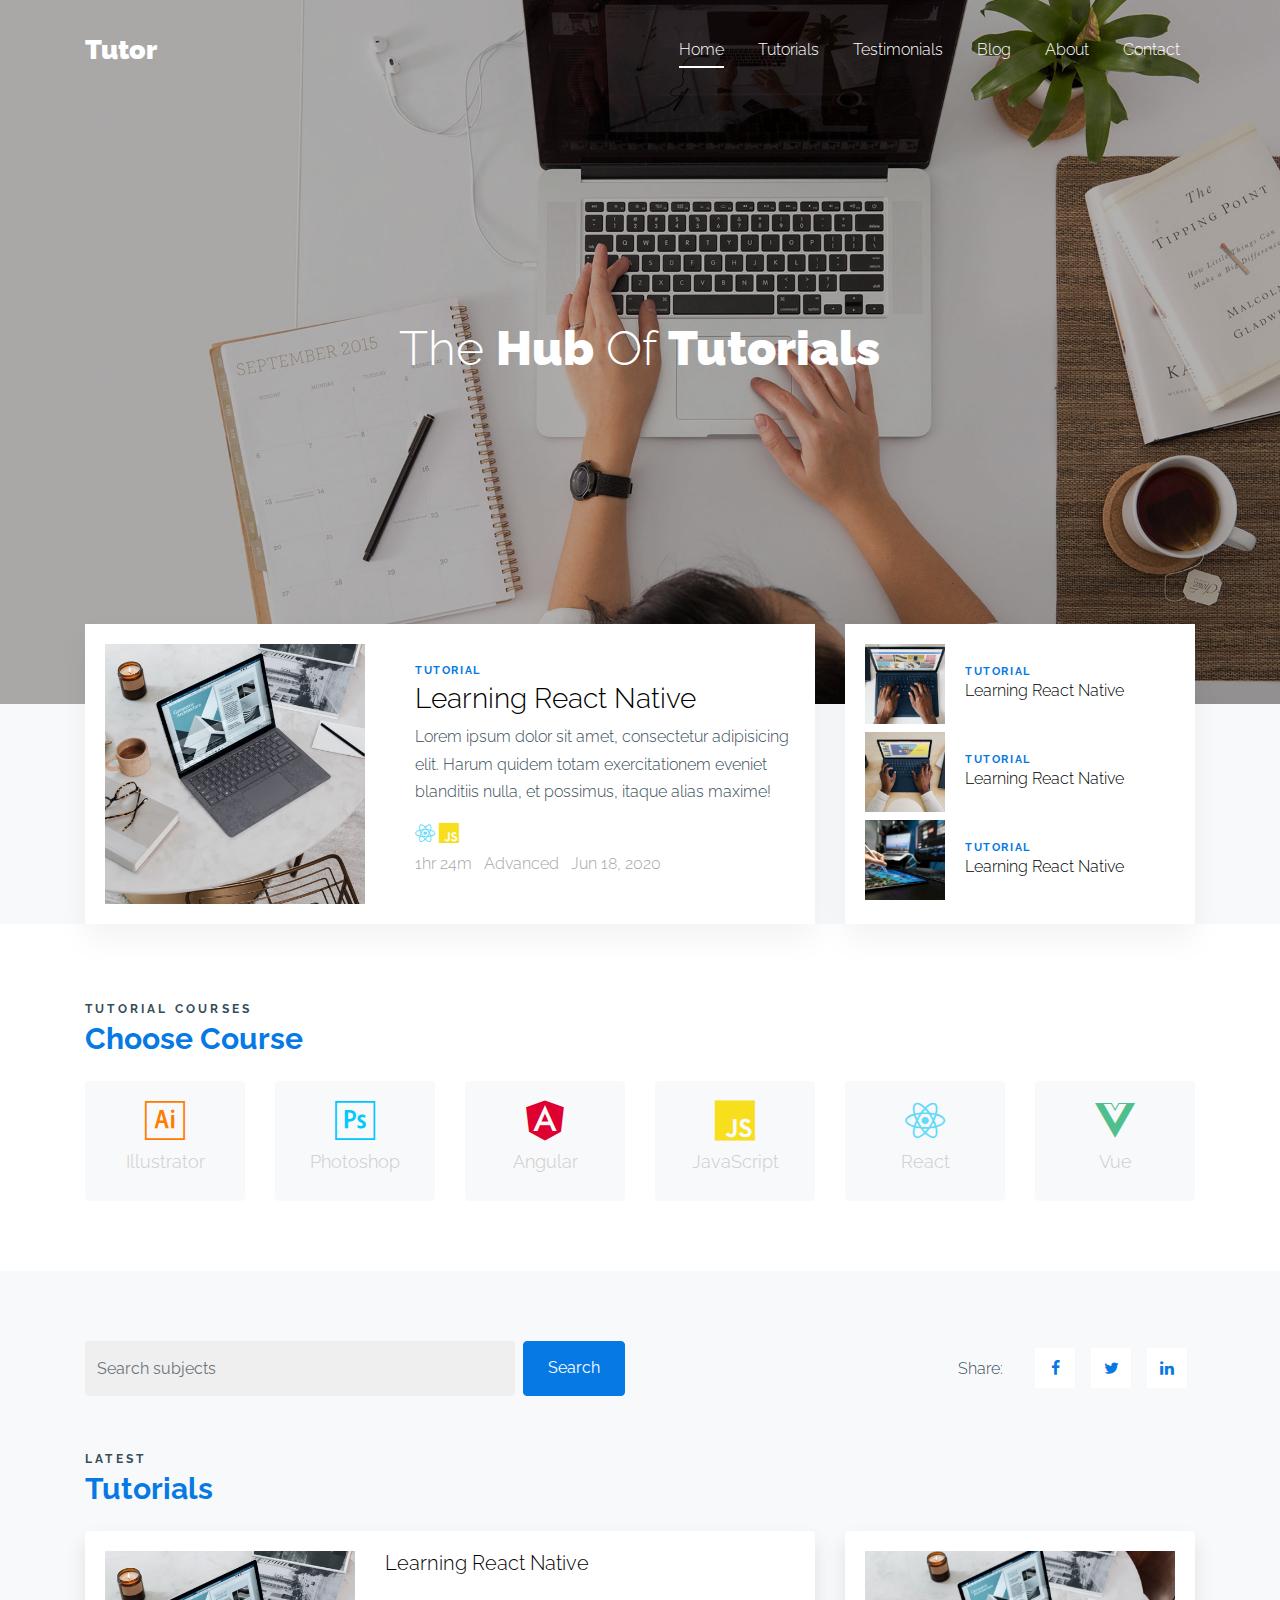
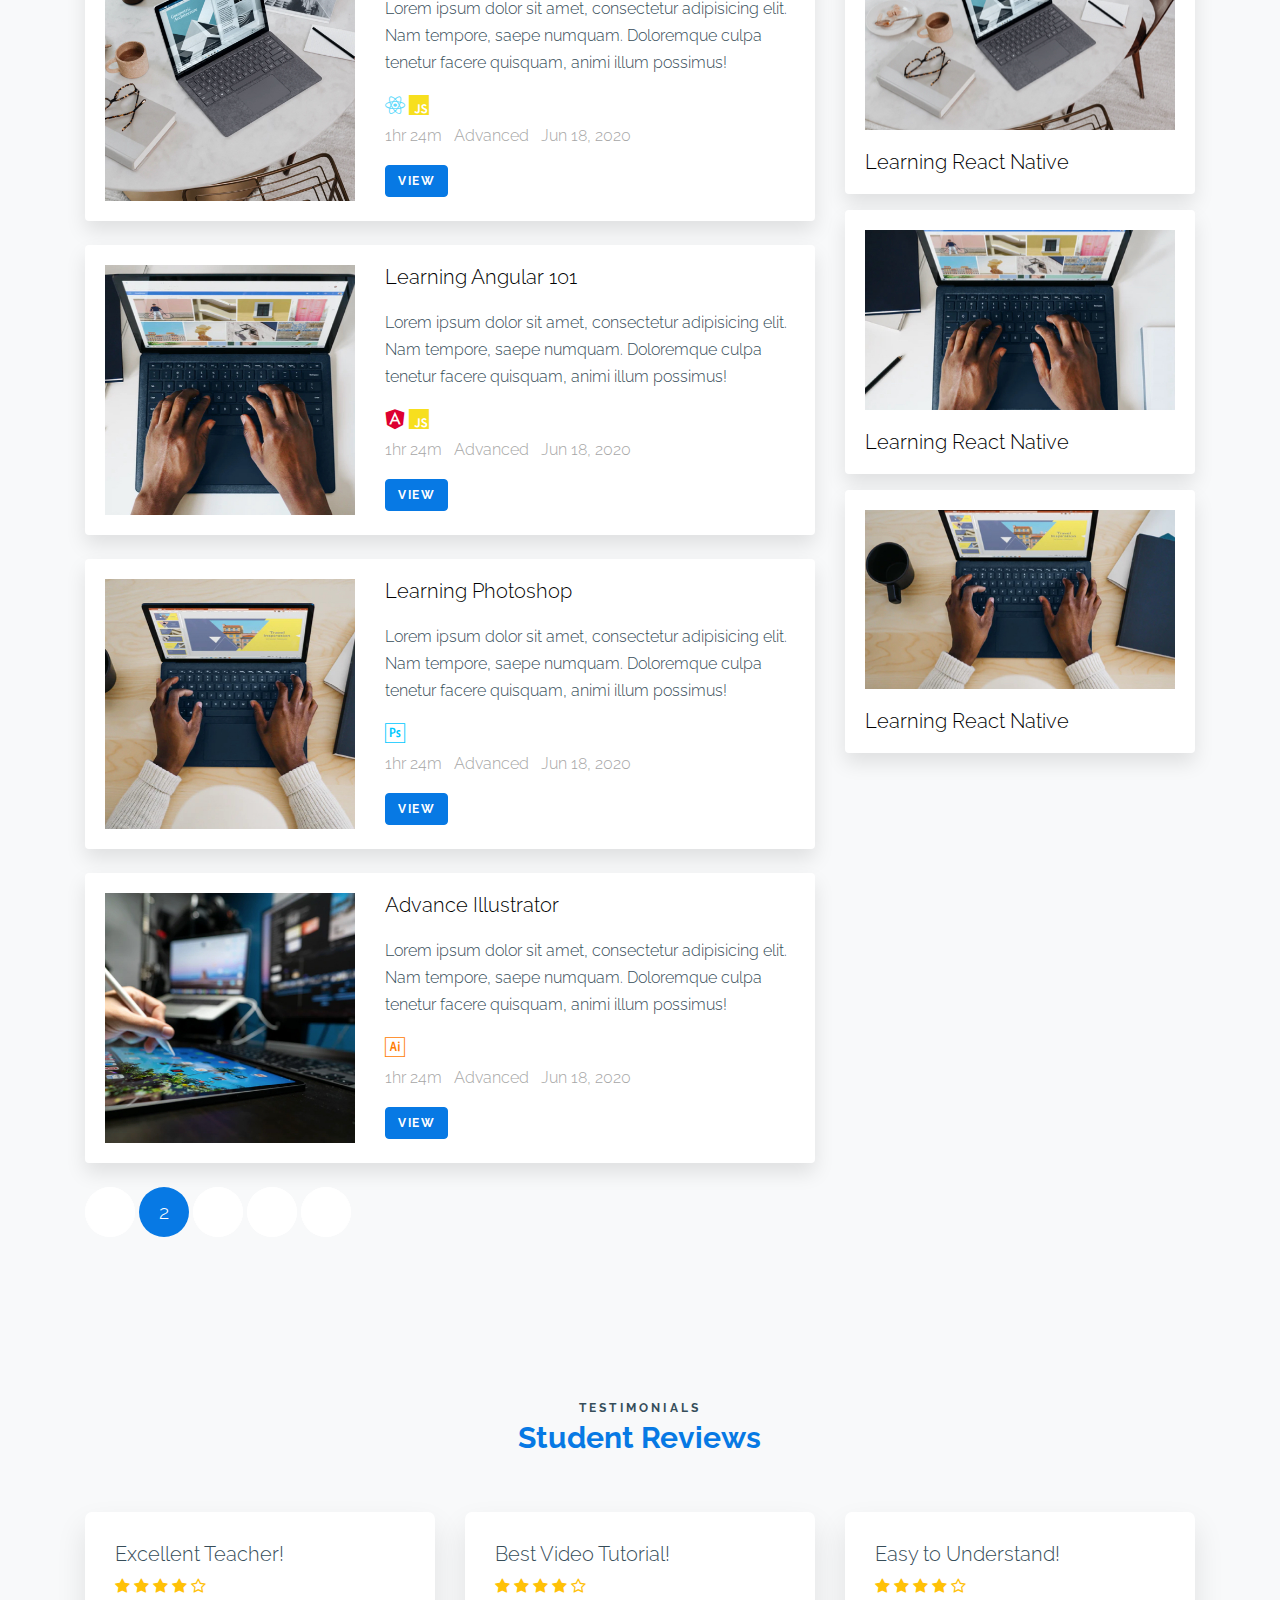
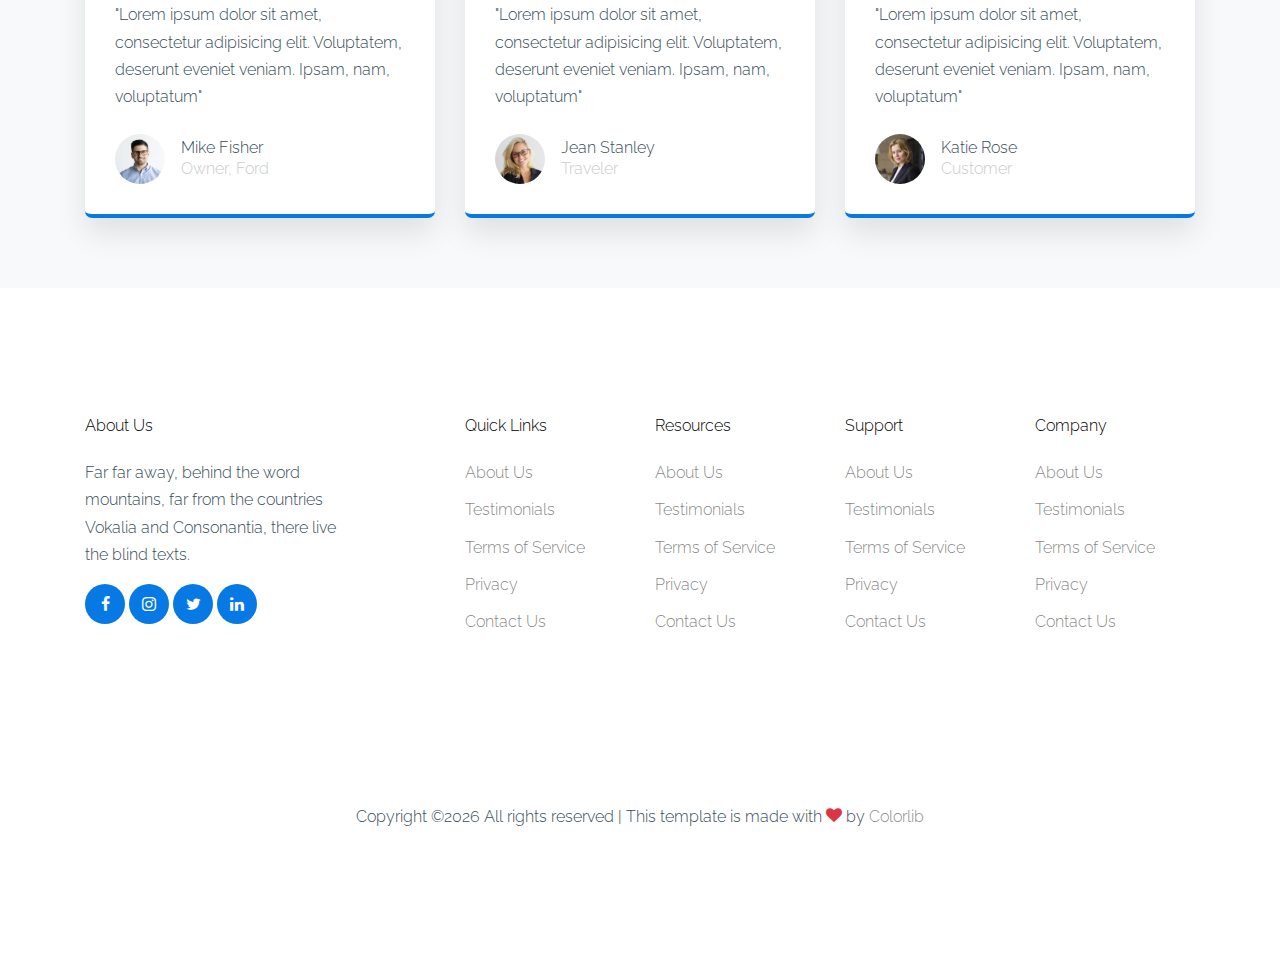
<file: src/public/tutor/index.html>
<!doctype html>
<html lang="en">

  <head>
    <title>Tutor &mdash; Free Website Template by Colorlib</title>
    <meta charset="utf-8">
    <meta name="viewport" content="width=device-width, initial-scale=1, shrink-to-fit=no">

    <link href="https://fonts.googleapis.com/css2?family=Raleway:wght@400;700&display=swap" rel="stylesheet">

    <link rel="stylesheet" href="fonts/icomoon/style.css">
    <link rel="stylesheet" href="fonts/brand/style.css">

    <link rel="stylesheet" href="css/bootstrap.min.css">
    <link rel="stylesheet" href="css/bootstrap-datepicker.css">
    <link rel="stylesheet" href="css/jquery.fancybox.min.css">
    <link rel="stylesheet" href="css/owl.carousel.min.css">
    <link rel="stylesheet" href="css/owl.theme.default.min.css">
    <link rel="stylesheet" href="css/aos.css">

    <!-- MAIN CSS -->
    <link rel="stylesheet" href="css/style.css">

  </head>

  <body>

    
    <div class="site-wrap" id="home-section">

      <div class="site-mobile-menu site-navbar-target">
        <div class="site-mobile-menu-header">
          <div class="site-mobile-menu-close mt-3">
            <span class="icon-close2 js-menu-toggle"></span>
          </div>
        </div>
        <div class="site-mobile-menu-body"></div>
      </div>

      <header class="site-navbar light site-navbar-target" role="banner">

        <div class="container">
          <div class="row align-items-center position-relative">

            <div class="col-3">
              <div class="site-logo">
                <a href="index.html"><strong>Tutor</strong></a>
              </div>
            </div>

            <div class="col-9  text-right">
              
              <span class="d-inline-block d-lg-none"><a href="#" class=" site-menu-toggle js-menu-toggle py-5 "><span class="icon-menu h3 text-black"></span></a></span>

              <nav class="site-navigation text-right ml-auto d-none d-lg-block" role="navigation">
                <ul class="site-menu main-menu js-clone-nav ml-auto ">
                  <li class="active"><a href="index.html" class="nav-link">Home</a></li>
                  <li><a href="tutorials.html" class="nav-link">Tutorials</a></li>
                  <li><a href="testimonials.html" class="nav-link">Testimonials</a></li>
                  <li><a href="blog.html" class="nav-link">Blog</a></li>
                  <li><a href="about.html" class="nav-link">About</a></li>
                  <li><a href="contact.html" class="nav-link">Contact</a></li>
                </ul>
              </nav>
            </div>

            
          </div>
        </div>

      </header>

      
      <div class="site-section-cover overlay" style="background-image: url('images/hero_bg.jpg');">
        
        <div class="container">
          <div class="row align-items-center justify-content-center">
            <div class="col-lg-10 text-center">
              <h1>The <strong>Hub</strong> Of <strong>Tutorials</strong></h1>
            </div>
          </div>
        </div>
      </div>

      <div class="site-section bg-light pb-0">
        <div class="container">
          <div class="row align-items-stretch overlap">
            <div class="col-lg-8">
              <div class="box h-100">
                <div class="d-flex align-items-center">
                  <div class="img"><img src="images/img_1.jpg" class="img-fluid" alt="Image"></div>
                  <div class="text">
                    <a href="#" class="category">Tutorial</a>
                    <h3><a href="#">Learning React Native</a></h3>
                    <p>Lorem ipsum dolor sit amet, consectetur adipisicing elit. Harum quidem totam exercitationem eveniet blanditiis nulla, et possimus, itaque alias maxime!</p>
                    <p class="mb-0">
                      <span class="brand-react h5"></span>
                      <span class="brand-javascript h5"></span>
                    </p>
                    <p class="meta">
                      <span class="mr-2 mb-2">1hr 24m</span>
                      <span class="mr-2 mb-2">Advanced</span>
                      <span class="mr-2 mb-2">Jun 18, 2020</span>
                    </p>
                  </div>
                </div>
              </div>
            </div>
            <div class="col-lg-4">
              <div class="box small h-100">
                <div class="d-flex align-items-center mb-2">
                  <div class="img"><img src="images/img_2.jpg" class="img-fluid" alt="Image"></div>
                  <div class="text">
                    <a href="#" class="category">Tutorial</a>
                    <h3><a href="#">Learning React Native</a></h3>
                  </div>
                </div>
                <div class="d-flex align-items-center mb-2">
                  <div class="img"><img src="images/img_3.jpg" class="img-fluid" alt="Image"></div>
                  <div class="text">
                    <a href="#" class="category">Tutorial</a>
                    <h3><a href="#">Learning React Native</a></h3>
                  </div>
                </div>
                <div class="d-flex align-items-center">
                  <div class="img"><img src="images/img_4.jpg" class="img-fluid" alt="Image"></div>
                  <div class="text">
                    <a href="#" class="category">Tutorial</a>
                    <h3><a href="#">Learning React Native</a></h3>
                  </div>
                </div>
              </div>
            </div>
          </div>
        </div>
      </div>
      

      <div class="site-section">
        <div class="container">
          <div class="row">
            <div class="col">
              <div class="heading mb-4">
                <span class="caption">Tutorial Courses</span>
                <h2>Choose Course</h2>
              </div>
            </div>  
          </div>
          <div class="row align-items-stretch">
            <div class="col-lg-2">
              <a href="#" class="course">
                <span class="wrap-icon brand-adobeillustrator"></span>
                <h3>Illustrator</h3>
              </a>
            </div>
            <div class="col-lg-2">
              <a href="#" class="course">
                <span class="wrap-icon brand-adobephotoshop"></span>
                <h3>Photoshop</h3>
              </a>
            </div>
            
            <div class="col-lg-2">
              <a href="#" class="course">
                <span class="wrap-icon brand-angular"></span>
                <h3>Angular</h3>
              </a>
            </div>
            
            <div class="col-lg-2">
              <a href="#" class="course">
                <span class="wrap-icon brand-javascript"></span>
                <h3>JavaScript</h3>
              </a>
            </div>
            <div class="col-lg-2">
              <a href="#" class="course">
                <span class="wrap-icon brand-react"></span>
                <h3>React</h3>
              </a>
            </div>
            <div class="col-lg-2">
              <a href="#" class="course">
                <span class="wrap-icon brand-vue-dot-js"></span>
                <h3>Vue</h3>
              </a>
            </div>
          </div>
        </div>
      </div>

              
  
      <div class="site-section bg-light">
        <div class="container">
          <div class="row mb-5 align-items-center">
            <div class="col-lg-6 mb-4 mb-lg-0">
              <form action="#" class="d-flex search-form">
                <span class="icon-"></span>
                <input type="search" class="form-control mr-2" placeholder="Search subjects">
                <input type="submit" class="btn btn-primary px-4" value="Search">
              </form>
            </div>
            <div class="col-lg-6 text-lg-right">
              <div class="d-inline-flex align-items-center ml-auto">
              <span class="mr-4">Share:</span>
              <a href="#" class="mx-2 social-item"><span class="icon-facebook"></span></a>
              <a href="#" class="mx-2 social-item"><span class="icon-twitter"></span></a>
              <a href="#" class="mx-2 social-item"><span class="icon-linkedin"></span></a>
              </div>
            </div>
          </div>
          <div class="row">
            <div class="col-12">
              <div class="heading mb-4">
                <span class="caption">Latest</span>
                <h2>Tutorials</h2>
              </div>
            </div>
            <div class="col-lg-8">
              


              <div class="d-flex tutorial-item mb-4">
                <div class="img-wrap">
                  <a href="#"><img src="images/img_1.jpg" alt="Image" class="img-fluid"></a>
                </div>
                <div>
                  <h3><a href="#">Learning React Native</a></h3>
                  <p>Lorem ipsum dolor sit amet, consectetur adipisicing elit. Nam tempore, saepe numquam. Doloremque culpa tenetur facere quisquam, animi illum possimus!</p>
                  
                  <p class="mb-0">
                    <span class="brand-react h5"></span>
                    <span class="brand-javascript h5"></span>
                  </p>
                  <p class="meta">
                    <span class="mr-2 mb-2">1hr 24m</span>
                    <span class="mr-2 mb-2">Advanced</span>
                    <span class="mr-2 mb-2">Jun 18, 2020</span>
                  </p>
                  
                  <p><a href="tutorial-single.html" class="btn btn-primary custom-btn">View</a></p>
                </div>
              </div>

              <div class="d-flex tutorial-item mb-4">
                <div class="img-wrap">
                  <a href="#"><img src="images/img_2.jpg" alt="Image" class="img-fluid"></a>
                </div>
                <div>
                  <h3><a href="#">Learning Angular 101</a></h3>
                  <p>Lorem ipsum dolor sit amet, consectetur adipisicing elit. Nam tempore, saepe numquam. Doloremque culpa tenetur facere quisquam, animi illum possimus!</p>

                  <p class="mb-0">
                    <span class="brand-angular h5"></span>
                    <span class="brand-javascript h5"></span>
                  </p>
                  <p class="meta">
                    <span class="mr-2 mb-2">1hr 24m</span>
                    <span class="mr-2 mb-2">Advanced</span>
                    <span class="mr-2 mb-2">Jun 18, 2020</span>
                  </p>
                  
                  <p><a href="tutorial-single.html" class="btn btn-primary custom-btn">View</a></p>
                </div>
              </div>

              <div class="d-flex tutorial-item mb-4">
                <div class="img-wrap">
                  <a href="#"><img src="images/img_3.jpg" alt="Image" class="img-fluid"></a>
                </div>
                <div>
                  <h3><a href="#">Learning Photoshop</a></h3>
                  <p>Lorem ipsum dolor sit amet, consectetur adipisicing elit. Nam tempore, saepe numquam. Doloremque culpa tenetur facere quisquam, animi illum possimus!</p>
                  <p class="mb-0">
                    <span class="brand-adobephotoshop h5"></span>
                  </p>
                  <p class="meta">
                    <span class="mr-2 mb-2">1hr 24m</span>
                    <span class="mr-2 mb-2">Advanced</span>
                    <span class="mr-2 mb-2">Jun 18, 2020</span>
                  </p>
                  <p><a href="tutorial-single.html" class="btn btn-primary custom-btn">View</a></p>
                </div>
              </div>

              <div class="d-flex tutorial-item mb-4">
                <div class="img-wrap">
                  <a href="#"><img src="images/img_4.jpg" alt="Image" class="img-fluid"></a>
                </div>
                <div>
                  <h3><a href="#">Advance Illustrator</a></h3>
                  <p>Lorem ipsum dolor sit amet, consectetur adipisicing elit. Nam tempore, saepe numquam. Doloremque culpa tenetur facere quisquam, animi illum possimus!</p>
                  <p class="mb-0">
                    <span class="brand-adobeillustrator h5"></span>
                  </p>
                  <p class="meta">
                    <span class="mr-2 mb-2">1hr 24m</span>
                    <span class="mr-2 mb-2">Advanced</span>
                    <span class="mr-2 mb-2">Jun 18, 2020</span>
                  </p>
                  <p><a href="tutorial-single.html" class="btn btn-primary custom-btn">View</a></p>
                </div>
              </div>


              <div class="custom-pagination">
                <ul class="list-unstyled">
                  <li><a href="#"><span>1</span></a></li>
                  <li><span>2</span></li>
                  <li><a href="#"><span>3</span></a></li>
                  <li><a href="#"><span>4</span></a></li>
                  <li><a href="#"><span>5</span></a></li>
                </ul>
              </div>
            </div>


            <div class="col-lg-4">
              <div class="box-side mb-3">
                <a href="#"><img src="images/img_1_horizontal.jpg" alt="Image" class="img-fluid"></a>
                <h3><a href="#">Learning React Native</a></h3>
              </div>  
              <div class="box-side mb-3">
                <a href="#"><img src="images/img_2_horizontal.jpg" alt="Image" class="img-fluid"></a>
                <h3><a href="#">Learning React Native</a></h3>
              </div>  
              <div class="box-side">
                <a href="#"><img src="images/img_3_horizontal.jpg" alt="Image" class="img-fluid"></a>
                <h3><a href="#">Learning React Native</a></h3>
              </div>  
            </div>
          </div>
        </div>
      </div>
      
      <div class="site-section bg-light">
      <div class="container">
        <div class="row justify-content-center">
          <div class="col-lg-7 text-center mb-5">
            <div class="heading">
              <span class="caption">Testimonials</span>
              <h2>Student Reviews</h2>
            </div>
          </div>
        </div>
        <div class="row">
          <div class="col-lg-4 mb-4 mb-lg-0">
            <div class="testimonial-2">
              <h3 class="h5">Excellent Teacher!</h3>
              <div>
                <span class="icon-star text-warning"></span>
                <span class="icon-star text-warning"></span>
                <span class="icon-star text-warning"></span>
                <span class="icon-star text-warning"></span>
                <span class="icon-star-o text-warning"></span>
              </div>
              <blockquote class="mb-4">
                <p>"Lorem ipsum dolor sit amet, consectetur adipisicing elit. Voluptatem, deserunt eveniet veniam. Ipsam, nam, voluptatum"</p>
              </blockquote>
              <div class="d-flex v-card align-items-center">
                <img src="images/person_1.jpg" alt="Image" class="img-fluid mr-3">
                <div class="author-name">
                  <span class="d-block">Mike Fisher</span>
                  <span>Owner, Ford</span>
                </div>
              </div>
            </div>
          </div>
          <div class="col-lg-4 mb-4 mb-lg-0">
            <div class="testimonial-2">
              <h3 class="h5">Best Video Tutorial!</h3>
              <div>
                <span class="icon-star text-warning"></span>
                <span class="icon-star text-warning"></span>
                <span class="icon-star text-warning"></span>
                <span class="icon-star text-warning"></span>
                <span class="icon-star-o text-warning"></span>
              </div>
              <blockquote class="mb-4">
                <p>"Lorem ipsum dolor sit amet, consectetur adipisicing elit. Voluptatem, deserunt eveniet veniam. Ipsam, nam, voluptatum"</p>
              </blockquote>
              <div class="d-flex v-card align-items-center">
                <img src="images/person_2.jpg" alt="Image" class="img-fluid mr-3">
                <div class="author-name">
                  <span class="d-block">Jean Stanley</span>
                  <span>Traveler</span>
                </div>
              </div>
            </div>
          </div>
          <div class="col-lg-4 mb-4 mb-lg-0">
            <div class="testimonial-2">
              <h3 class="h5">Easy to Understand!</h3>
              <div>
                <span class="icon-star text-warning"></span>
                <span class="icon-star text-warning"></span>
                <span class="icon-star text-warning"></span>
                <span class="icon-star text-warning"></span>
                <span class="icon-star-o text-warning"></span>
              </div>
              <blockquote class="mb-4">
                <p>"Lorem ipsum dolor sit amet, consectetur adipisicing elit. Voluptatem, deserunt eveniet veniam. Ipsam, nam, voluptatum"</p>
              </blockquote>
              <div class="d-flex v-card align-items-center">
                <img src="images/person_3.jpg" alt="Image" class="img-fluid mr-3">
                <div class="author-name">
                  <span class="d-block">Katie Rose</span>
                  <span >Customer</span>
                </div>
              </div>
            </div>
          </div>
        </div>
      </div>
    </div>
      
      
      <footer class="site-footer">
        <div class="container">
          <div class="row">
            <div class="col-lg-3">
              <h2 class="footer-heading mb-4">About Us</h2>
              <p>Far far away, behind the word mountains, far from the countries Vokalia and Consonantia, there live the blind texts. </p>
              <ul class="list-unstyled social">
                <li><a href="#"><span class="icon-facebook"></span></a></li>
                <li><a href="#"><span class="icon-instagram"></span></a></li>
                <li><a href="#"><span class="icon-twitter"></span></a></li>
                <li><a href="#"><span class="icon-linkedin"></span></a></li>
              </ul>
            </div>
            <div class="col-lg-8 ml-auto">
              <div class="row">
                <div class="col-lg-3">
                  <h2 class="footer-heading mb-4">Quick Links</h2>
                  <ul class="list-unstyled">
                    <li><a href="#">About Us</a></li>
                    <li><a href="#">Testimonials</a></li>
                    <li><a href="#">Terms of Service</a></li>
                    <li><a href="#">Privacy</a></li>
                    <li><a href="#">Contact Us</a></li>
                  </ul>
                </div>
                <div class="col-lg-3">
                  <h2 class="footer-heading mb-4">Resources</h2>
                  <ul class="list-unstyled">
                    <li><a href="#">About Us</a></li>
                    <li><a href="#">Testimonials</a></li>
                    <li><a href="#">Terms of Service</a></li>
                    <li><a href="#">Privacy</a></li>
                    <li><a href="#">Contact Us</a></li>
                  </ul>
                </div>
                <div class="col-lg-3">
                  <h2 class="footer-heading mb-4">Support</h2>
                  <ul class="list-unstyled">
                    <li><a href="#">About Us</a></li>
                    <li><a href="#">Testimonials</a></li>
                    <li><a href="#">Terms of Service</a></li>
                    <li><a href="#">Privacy</a></li>
                    <li><a href="#">Contact Us</a></li>
                  </ul>
                </div>
                <div class="col-lg-3">
                  <h2 class="footer-heading mb-4">Company</h2>
                  <ul class="list-unstyled">
                    <li><a href="#">About Us</a></li>
                    <li><a href="#">Testimonials</a></li>
                    <li><a href="#">Terms of Service</a></li>
                    <li><a href="#">Privacy</a></li>
                    <li><a href="#">Contact Us</a></li>
                  </ul>
                </div>
              </div>
            </div>
          </div>
          <div class="row pt-5 mt-5 text-center">
            <div class="col-md-12">
              <div class="border-top pt-5">
                <p>
              <!-- Link back to Colorlib can't be removed. Template is licensed under CC BY 3.0. -->
              Copyright &copy;<script>document.write(new Date().getFullYear());</script> All rights reserved | This template is made with <i class="icon-heart text-danger" aria-hidden="true"></i> by <a href="https://colorlib.com" target="_blank" >Colorlib</a>
              <!-- Link back to Colorlib can't be removed. Template is licensed under CC BY 3.0. -->
              </p>
              </div>
            </div>

          </div>
        </div>
      </footer>

    </div>

    <script src="js/jquery-3.3.1.min.js"></script>
    <script src="js/popper.min.js"></script>
    <script src="js/bootstrap.min.js"></script>
    <script src="js/owl.carousel.min.js"></script>
    <script src="js/jquery.sticky.js"></script>
    <script src="js/jquery.waypoints.min.js"></script>
    <script src="js/jquery.animateNumber.min.js"></script>
    <script src="js/jquery.fancybox.min.js"></script>
    <script src="js/jquery.easing.1.3.js"></script>
    <script src="js/bootstrap-datepicker.min.js"></script>
    <script src="js/aos.js"></script>

    <script src="js/main.js"></script>

  </body>

</html>
</file>
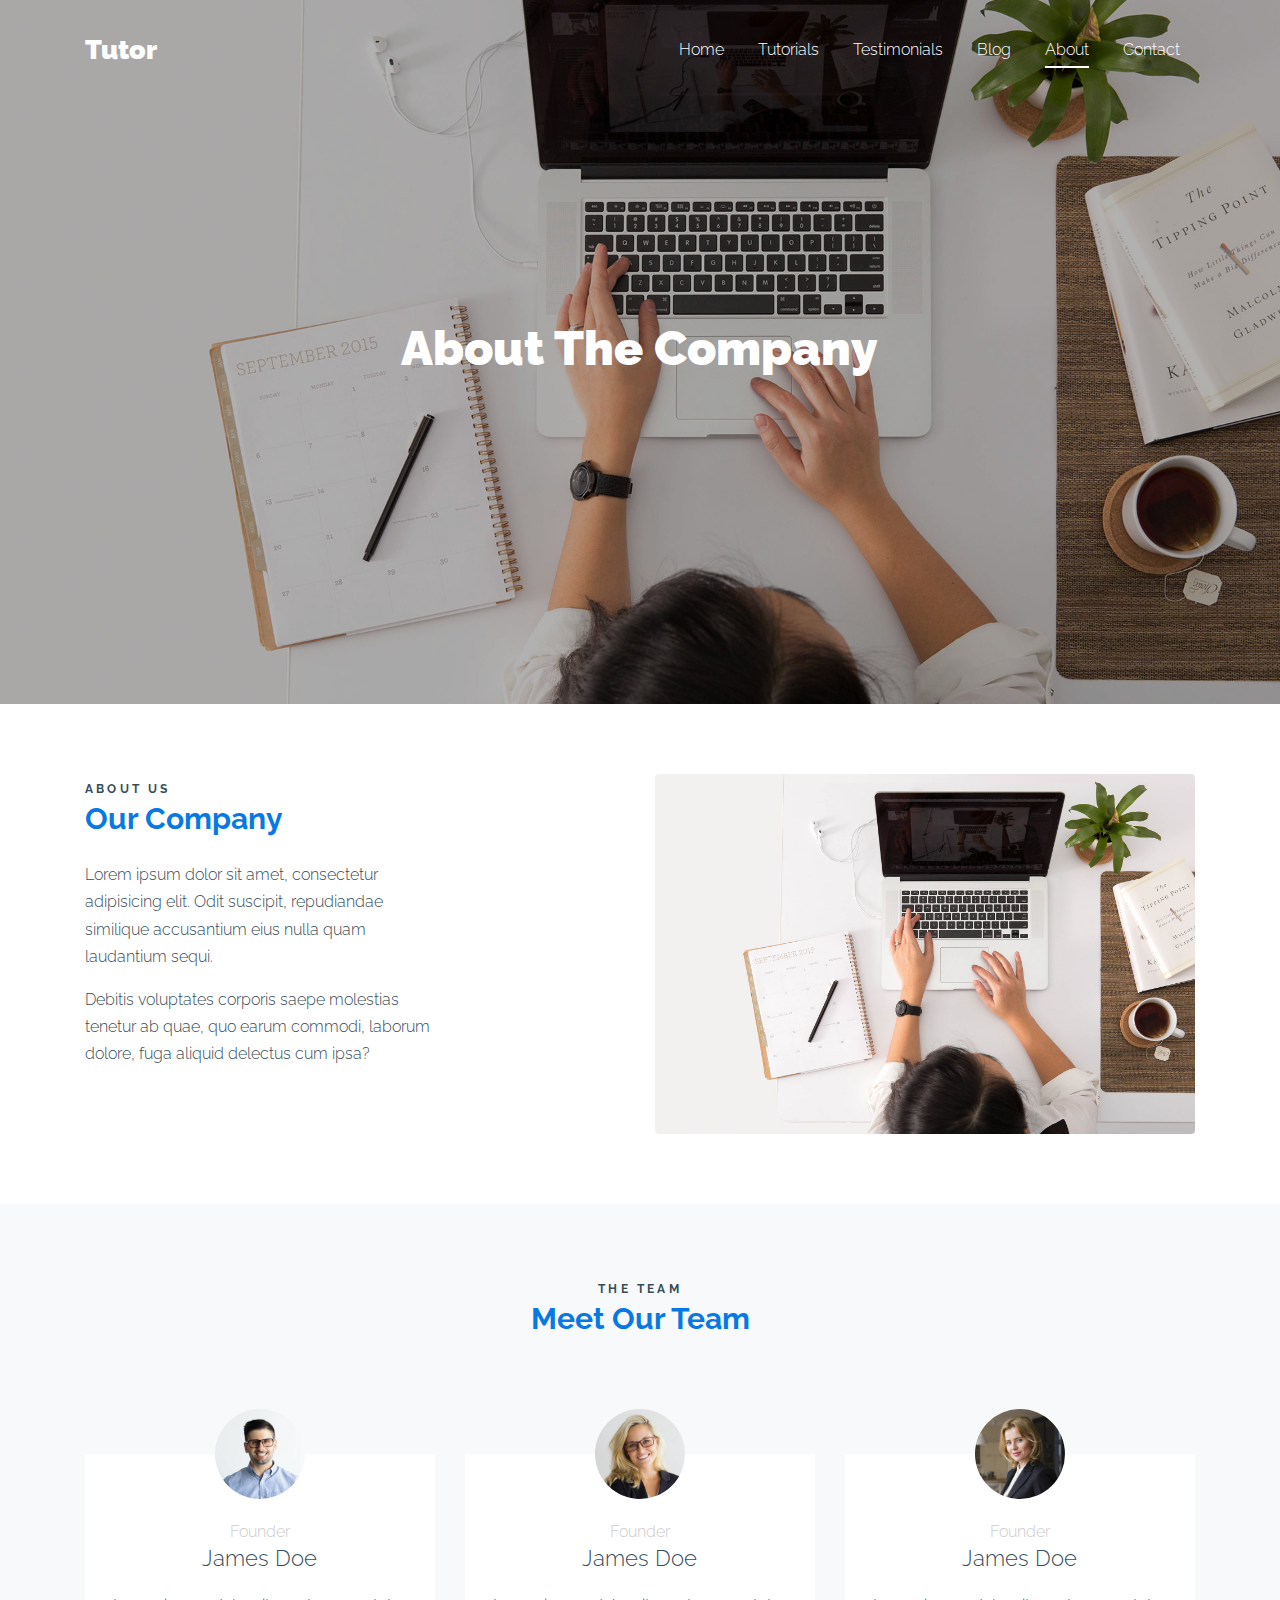
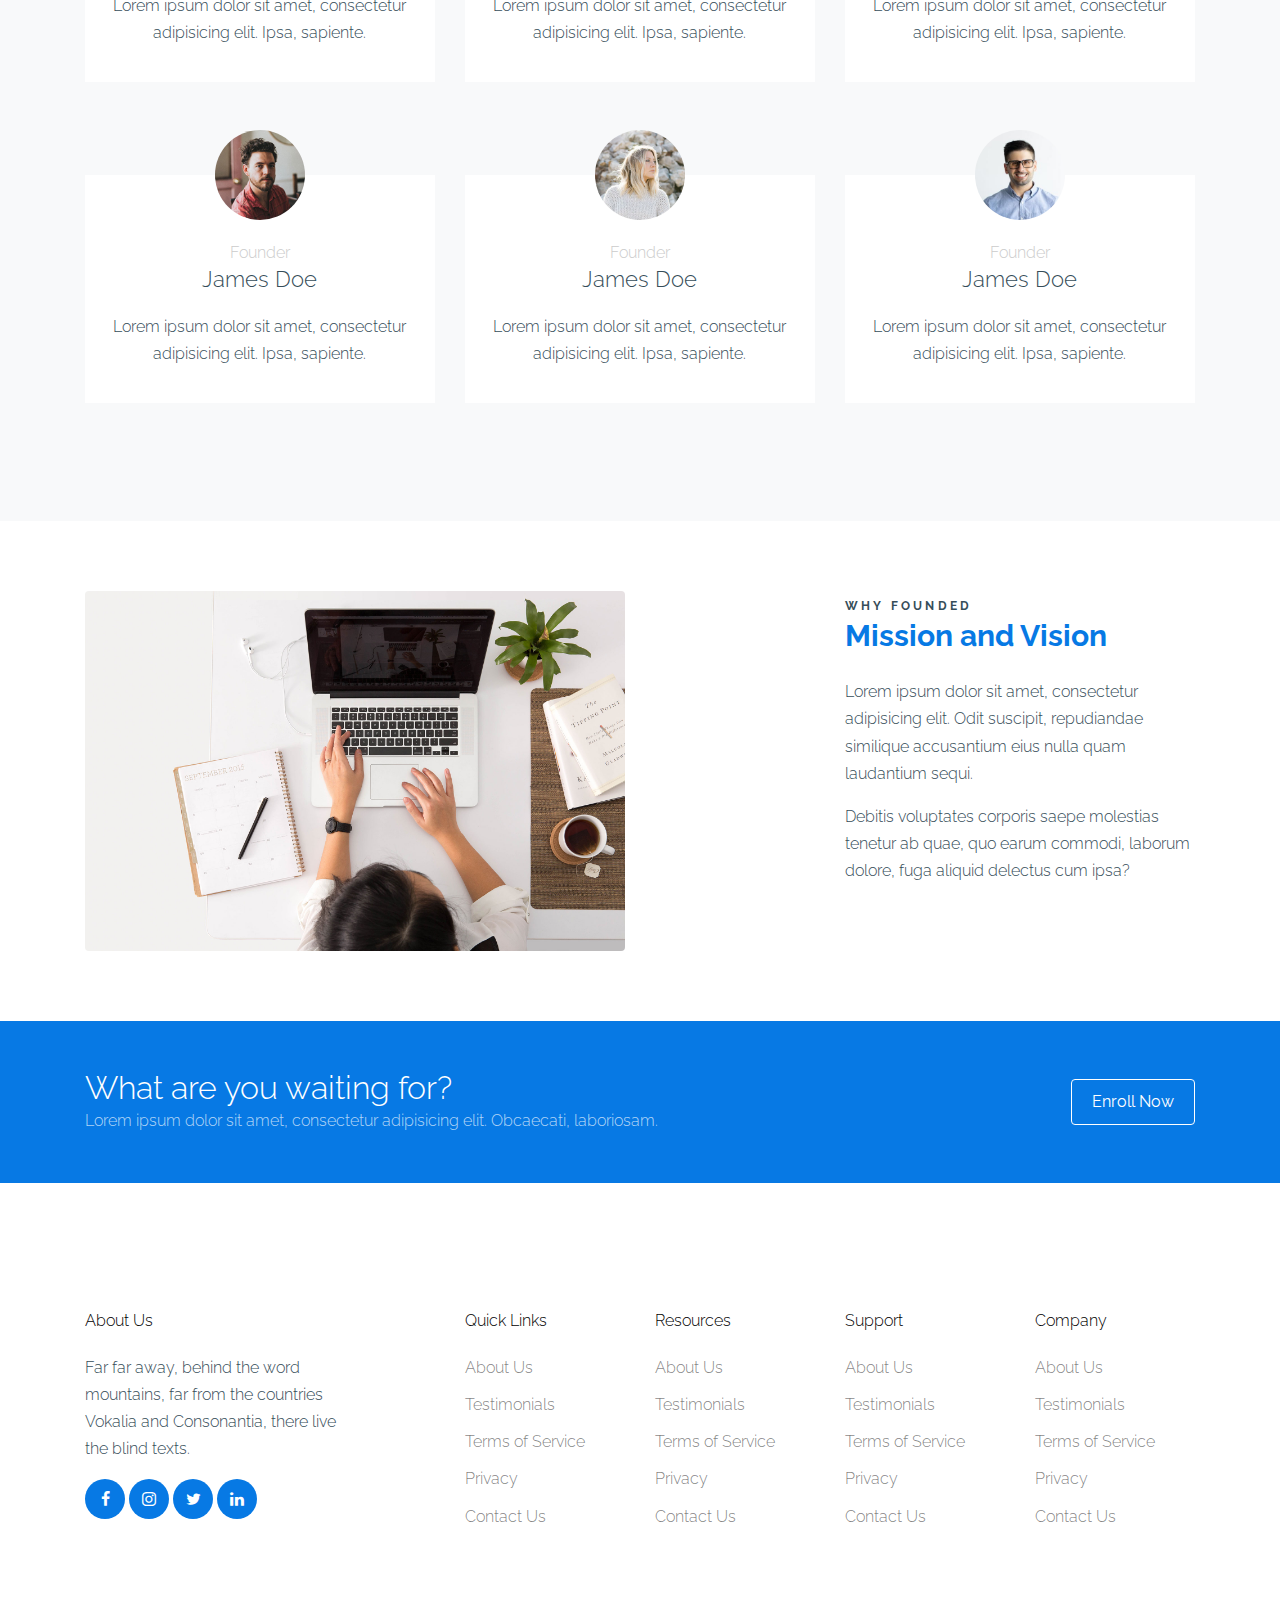
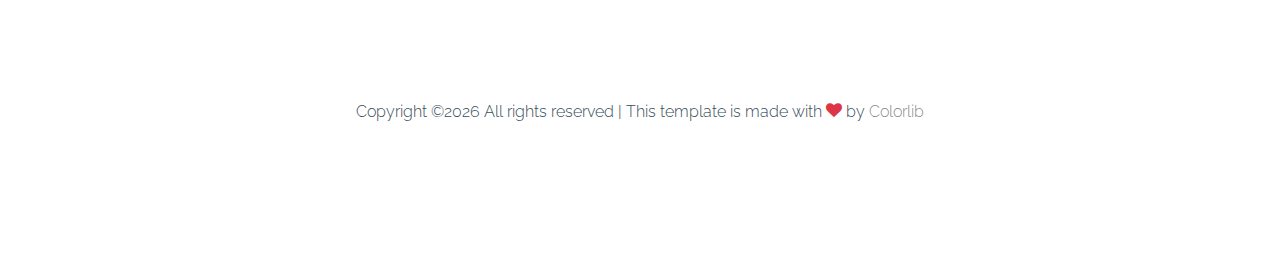
<file: src/public/tutor/about.html>
<!doctype html>
<html lang="en">

<head>
  <title>Tutor &mdash; Free Website Template by Colorlib</title>
  <meta charset="utf-8">
  <meta name="viewport" content="width=device-width, initial-scale=1, shrink-to-fit=no">

  <link href="https://fonts.googleapis.com/css2?family=Raleway:wght@400;700&display=swap" rel="stylesheet">

  <link rel="stylesheet" href="fonts/icomoon/style.css">
  <link rel="stylesheet" href="fonts/brand/style.css">

  <link rel="stylesheet" href="css/bootstrap.min.css">
  <link rel="stylesheet" href="css/bootstrap-datepicker.css">
  <link rel="stylesheet" href="css/jquery.fancybox.min.css">
  <link rel="stylesheet" href="css/owl.carousel.min.css">
  <link rel="stylesheet" href="css/owl.theme.default.min.css">
  <link rel="stylesheet" href="css/aos.css">

  <!-- MAIN CSS -->
  <link rel="stylesheet" href="css/style.css">

</head>

<body>


  <div class="site-wrap" id="home-section">

    <div class="site-mobile-menu site-navbar-target">
      <div class="site-mobile-menu-header">
        <div class="site-mobile-menu-close mt-3">
          <span class="icon-close2 js-menu-toggle"></span>
        </div>
      </div>
      <div class="site-mobile-menu-body"></div>
    </div>

    <header class="site-navbar light site-navbar-target" role="banner">

      <div class="container">
        <div class="row align-items-center position-relative">

          <div class="col-3">
            <div class="site-logo">
              <a href="index.html"><strong>Tutor</strong></a>
            </div>
          </div>

          <div class="col-9  text-right">

            <span class="d-inline-block d-lg-none"><a href="#" class=" site-menu-toggle js-menu-toggle py-5 "><span class="icon-menu h3 text-black"></span></a></span>

            <nav class="site-navigation text-right ml-auto d-none d-lg-block" role="navigation">
              <ul class="site-menu main-menu js-clone-nav ml-auto ">
                <li><a href="index.html" class="nav-link">Home</a></li>
                <li><a href="tutorials.html" class="nav-link">Tutorials</a></li>
                <li><a href="testimonials.html" class="nav-link">Testimonials</a></li>
                <li><a href="blog.html" class="nav-link">Blog</a></li>
                <li class="active"><a href="about.html" class="nav-link">About</a></li>
                <li><a href="contact.html" class="nav-link">Contact</a></li>
              </ul>
            </nav>
          </div>


        </div>
      </div>

    </header>


    <div class="site-section-cover overlay" style="background-image: url('images/hero_bg.jpg');">

      <div class="container">
        <div class="row align-items-center justify-content-center">
          <div class="col-lg-10 text-center">
            <h1><strong>About The Company</strong></h1>
          </div>
        </div>
      </div>
    </div>




    <div class="site-section">
      <div class="container">
        <div class="row">
          <div class="col-lg-6 mb-5 mb-lg-0 order-lg-2">
            <img src="images/hero_bg.jpg" alt="Image" class="img-fluid rounded">
          </div>
          <div class="col-lg-4 mr-auto">
            <div class="heading mb-4">
              <span class="caption">About us</span>
              <h2>Our Company</h2>
            </div>
            <p>Lorem ipsum dolor sit amet, consectetur adipisicing elit. Odit suscipit, repudiandae similique accusantium eius nulla quam laudantium sequi.</p>
            <p>Debitis voluptates corporis saepe molestias tenetur ab quae, quo earum commodi, laborum dolore, fuga aliquid delectus cum ipsa?</p>
          </div>
        </div>
      </div>
    </div>

    <div class="site-section bg-light">
      <div class="container">
        <div class="row justify-content-center text-center mb-5 section-2-title">
          <div class="col-md-6">
            <div class="heading mb-4">
              <span class="caption">The team</span>
              <h2>Meet Our Team</h2>
            </div>


          </div>
        </div>
        <div class="row align-items-stretch">

          <div class="col-lg-4 col-md-6 mb-5">
            <div class="post-entry-1 h-100 person-1">

              <img src="images/person_1.jpg" alt="Image"
              class="img-fluid">

              <div class="post-entry-1-contents">
                <span class="meta">Founder</span>
                <h2>James Doe</h2>
                <p>Lorem ipsum dolor sit amet, consectetur adipisicing elit. Ipsa, sapiente.</p>
              </div>
            </div>
          </div>
          <div class="col-lg-4 col-md-6 mb-5">
            <div class="post-entry-1 h-100 person-1">

              <img src="images/person_2.jpg" alt="Image"
              class="img-fluid">

              <div class="post-entry-1-contents">
                <span class="meta">Founder</span>
                <h2>James Doe</h2>
                <p>Lorem ipsum dolor sit amet, consectetur adipisicing elit. Ipsa, sapiente.</p>
              </div>
            </div>
          </div>

          <div class="col-lg-4 col-md-6 mb-5">
            <div class="post-entry-1 h-100 person-1">

              <img src="images/person_3.jpg" alt="Image"
              class="img-fluid">

              <div class="post-entry-1-contents">
                <span class="meta">Founder</span>
                <h2>James Doe</h2>
                <p>Lorem ipsum dolor sit amet, consectetur adipisicing elit. Ipsa, sapiente.</p>
              </div>
            </div>
          </div>

          <div class="col-lg-4 col-md-6 mb-5">
            <div class="post-entry-1 h-100 person-1">

              <img src="images/person_4.jpg" alt="Image"
              class="img-fluid">

              <div class="post-entry-1-contents">
                <span class="meta">Founder</span>
                <h2>James Doe</h2>
                <p>Lorem ipsum dolor sit amet, consectetur adipisicing elit. Ipsa, sapiente.</p>
              </div>
            </div>
          </div>

          <div class="col-lg-4 col-md-6 mb-5">
            <div class="post-entry-1 h-100 person-1">

              <img src="images/person_5.jpg" alt="Image"
              class="img-fluid">

              <div class="post-entry-1-contents">
                <span class="meta">Founder</span>
                <h2>James Doe</h2>
                <p>Lorem ipsum dolor sit amet, consectetur adipisicing elit. Ipsa, sapiente.</p>
              </div>
            </div>
          </div>

          <div class="col-lg-4 col-md-6 mb-5">
            <div class="post-entry-1 h-100 person-1">

              <img src="images/person_1.jpg" alt="Image"
              class="img-fluid">

              <div class="post-entry-1-contents">
                <span class="meta">Founder</span>
                <h2>James Doe</h2>
                <p>Lorem ipsum dolor sit amet, consectetur adipisicing elit. Ipsa, sapiente.</p>
              </div>
            </div>
          </div>


        </div>
      </div>
    </div>

    <div class="site-section">
      <div class="container">
        <div class="row">
          <div class="col-lg-6 mb-5 mb-lg-0">
            <img src="images/hero_bg.jpg" alt="Image" class="img-fluid rounded">
          </div>
          <div class="col-lg-4 ml-auto">
            <div class="heading mb-4">
              <span class="caption">Why Founded</span>
              <h2>Mission and Vision</h2>
            </div>
            <p>Lorem ipsum dolor sit amet, consectetur adipisicing elit. Odit suscipit, repudiandae similique accusantium eius nulla quam laudantium sequi.</p>
            <p>Debitis voluptates corporis saepe molestias tenetur ab quae, quo earum commodi, laborum dolore, fuga aliquid delectus cum ipsa?</p>
          </div>
        </div>
      </div>
    </div>


    <div class="site-section bg-primary py-5 cta">
      <div class="container">
        <div class="row align-items-center">
          <div class="col-lg-7 mb-4 mb-md-0">
            <h2 class="mb-0 text-white">What are you waiting for?</h2>
            <p class="mb-0 opa-7">Lorem ipsum dolor sit amet, consectetur adipisicing elit. Obcaecati, laboriosam.</p>
          </div>
          <div class="col-lg-5 text-md-right">
            <a href="#" class="btn btn-primary btn-white">Enroll Now</a>
          </div>
        </div>
      </div>
    </div>

    <footer class="site-footer">
      <div class="container">
        <div class="row">
          <div class="col-lg-3">
            <h2 class="footer-heading mb-4">About Us</h2>
            <p>Far far away, behind the word mountains, far from the countries Vokalia and Consonantia, there live the blind texts. </p>
            <ul class="list-unstyled social">
              <li><a href="#"><span class="icon-facebook"></span></a></li>
              <li><a href="#"><span class="icon-instagram"></span></a></li>
              <li><a href="#"><span class="icon-twitter"></span></a></li>
              <li><a href="#"><span class="icon-linkedin"></span></a></li>
            </ul>
          </div>
          <div class="col-lg-8 ml-auto">
            <div class="row">
              <div class="col-lg-3">
                <h2 class="footer-heading mb-4">Quick Links</h2>
                <ul class="list-unstyled">
                  <li><a href="#">About Us</a></li>
                  <li><a href="#">Testimonials</a></li>
                  <li><a href="#">Terms of Service</a></li>
                  <li><a href="#">Privacy</a></li>
                  <li><a href="#">Contact Us</a></li>
                </ul>
              </div>
              <div class="col-lg-3">
                <h2 class="footer-heading mb-4">Resources</h2>
                <ul class="list-unstyled">
                  <li><a href="#">About Us</a></li>
                  <li><a href="#">Testimonials</a></li>
                  <li><a href="#">Terms of Service</a></li>
                  <li><a href="#">Privacy</a></li>
                  <li><a href="#">Contact Us</a></li>
                </ul>
              </div>
              <div class="col-lg-3">
                <h2 class="footer-heading mb-4">Support</h2>
                <ul class="list-unstyled">
                  <li><a href="#">About Us</a></li>
                  <li><a href="#">Testimonials</a></li>
                  <li><a href="#">Terms of Service</a></li>
                  <li><a href="#">Privacy</a></li>
                  <li><a href="#">Contact Us</a></li>
                </ul>
              </div>
              <div class="col-lg-3">
                <h2 class="footer-heading mb-4">Company</h2>
                <ul class="list-unstyled">
                  <li><a href="#">About Us</a></li>
                  <li><a href="#">Testimonials</a></li>
                  <li><a href="#">Terms of Service</a></li>
                  <li><a href="#">Privacy</a></li>
                  <li><a href="#">Contact Us</a></li>
                </ul>
              </div>
            </div>
          </div>
        </div>
        <div class="row pt-5 mt-5 text-center">
          <div class="col-md-12">
            <div class="border-top pt-5">
              <p>
                <!-- Link back to Colorlib can't be removed. Template is licensed under CC BY 3.0. -->
                Copyright &copy;<script>document.write(new Date().getFullYear());</script> All rights reserved | This template is made with <i class="icon-heart text-danger" aria-hidden="true"></i> by <a href="https://colorlib.com" target="_blank" >Colorlib</a>
                <!-- Link back to Colorlib can't be removed. Template is licensed under CC BY 3.0. -->
              </p>
            </div>
          </div>

        </div>
      </div>
    </footer>

  </div>

  <script src="js/jquery-3.3.1.min.js"></script>
  <script src="js/popper.min.js"></script>
  <script src="js/bootstrap.min.js"></script>
  <script src="js/owl.carousel.min.js"></script>
  <script src="js/jquery.sticky.js"></script>
  <script src="js/jquery.waypoints.min.js"></script>
  <script src="js/jquery.animateNumber.min.js"></script>
  <script src="js/jquery.fancybox.min.js"></script>
  <script src="js/jquery.easing.1.3.js"></script>
  <script src="js/bootstrap-datepicker.min.js"></script>
  <script src="js/aos.js"></script>

  <script src="js/main.js"></script>

</body>

</html>
</file>
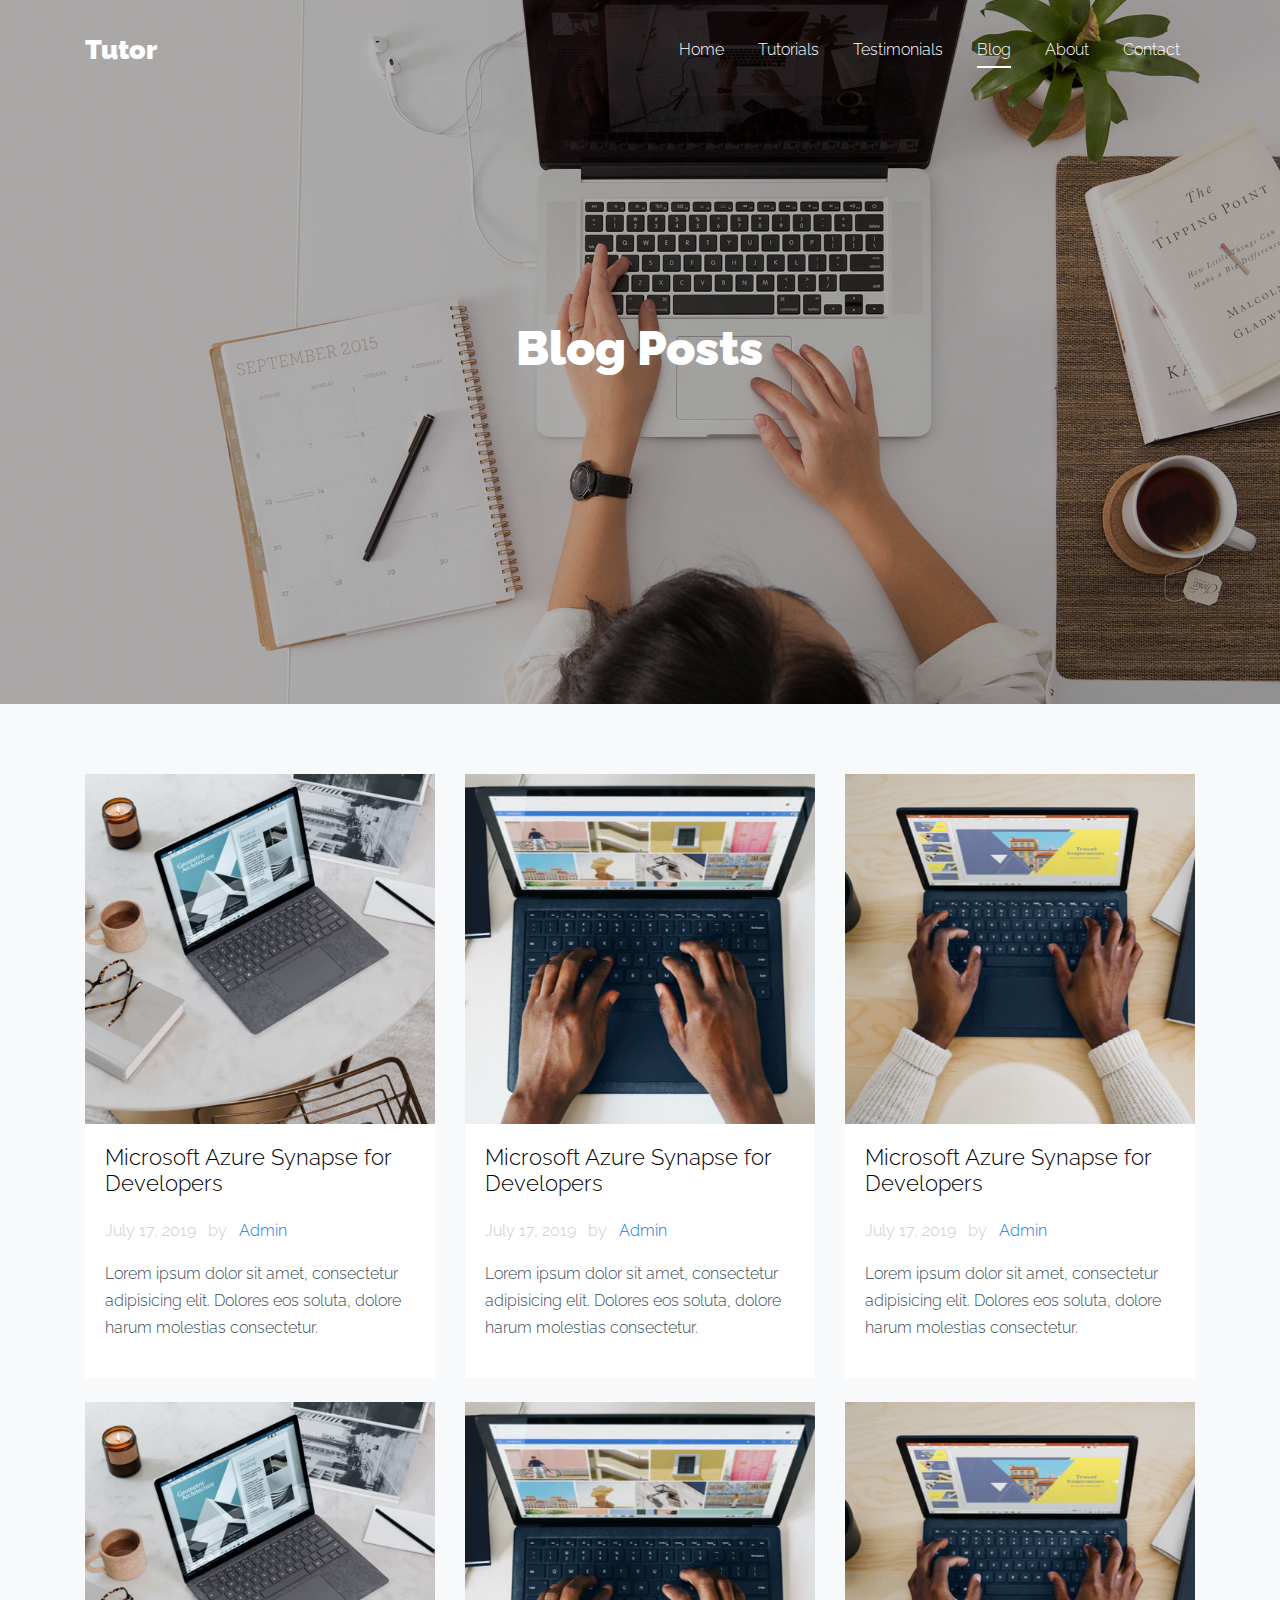
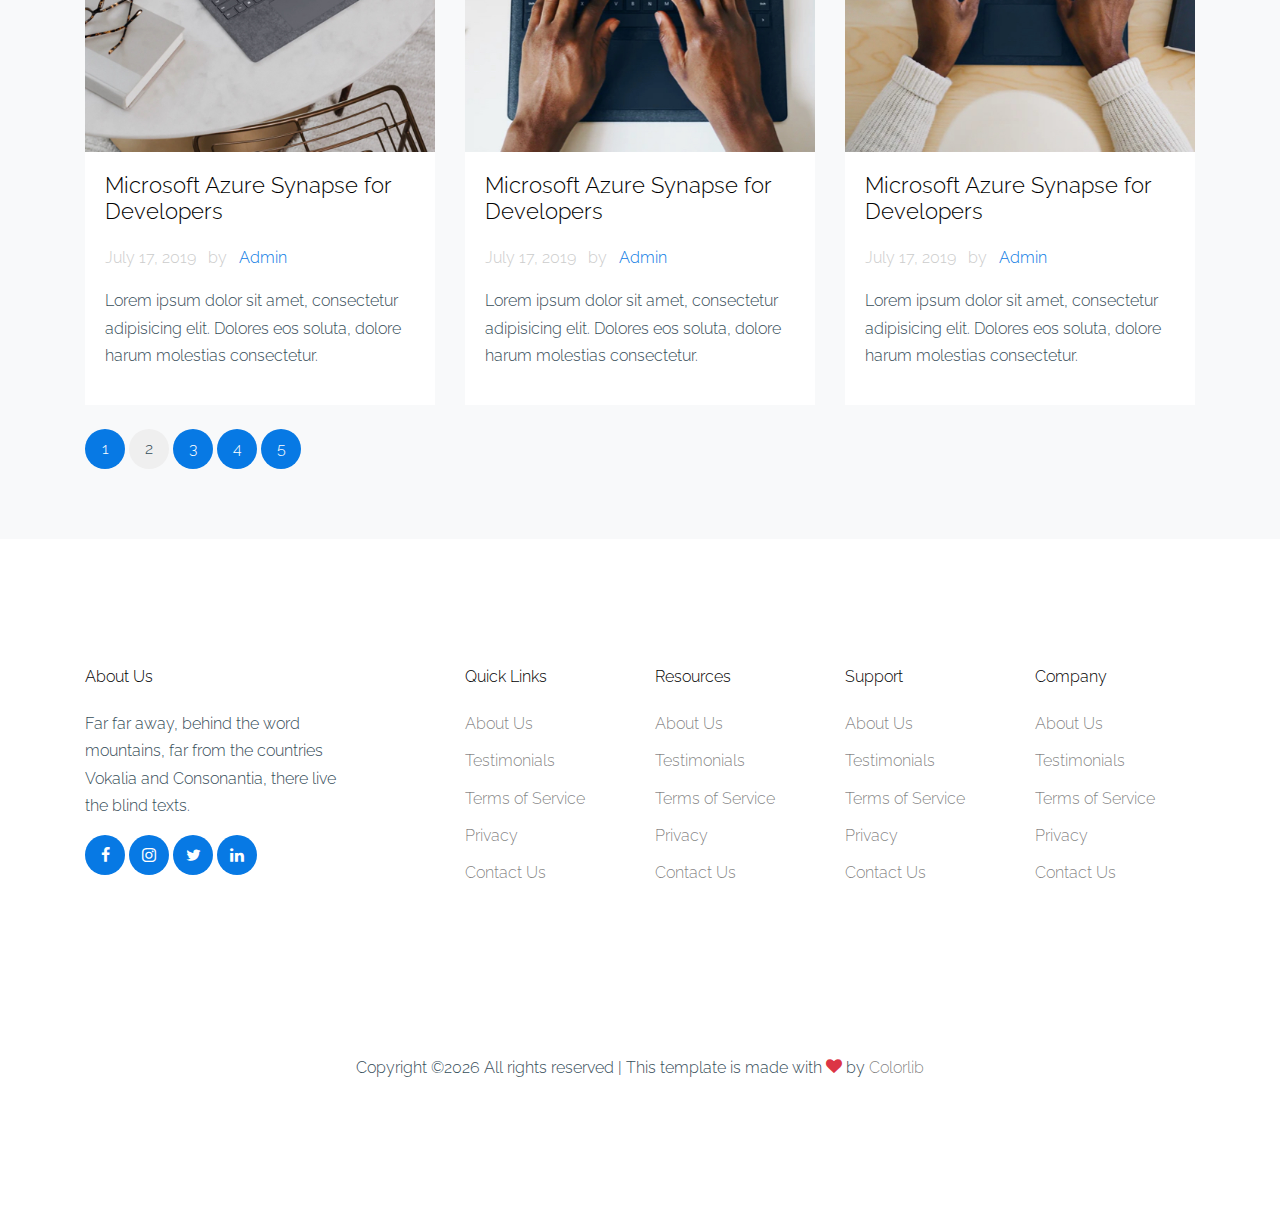
<file: src/public/tutor/blog.html>
<!doctype html>
<html lang="en">

  <head>
    <title>Tutor &mdash; Free Website Template by Colorlib</title>
    <meta charset="utf-8">
    <meta name="viewport" content="width=device-width, initial-scale=1, shrink-to-fit=no">

    <link href="https://fonts.googleapis.com/css2?family=Raleway:wght@400;700&display=swap" rel="stylesheet">

    <link rel="stylesheet" href="fonts/icomoon/style.css">
    <link rel="stylesheet" href="fonts/brand/style.css">

    <link rel="stylesheet" href="css/bootstrap.min.css">
    <link rel="stylesheet" href="css/bootstrap-datepicker.css">
    <link rel="stylesheet" href="css/jquery.fancybox.min.css">
    <link rel="stylesheet" href="css/owl.carousel.min.css">
    <link rel="stylesheet" href="css/owl.theme.default.min.css">
    <link rel="stylesheet" href="css/aos.css">

    <!-- MAIN CSS -->
    <link rel="stylesheet" href="css/style.css">

  </head>

  <body>

    
    <div class="site-wrap" id="home-section">

      <div class="site-mobile-menu site-navbar-target">
        <div class="site-mobile-menu-header">
          <div class="site-mobile-menu-close mt-3">
            <span class="icon-close2 js-menu-toggle"></span>
          </div>
        </div>
        <div class="site-mobile-menu-body"></div>
      </div>

      <header class="site-navbar light site-navbar-target" role="banner">

        <div class="container">
          <div class="row align-items-center position-relative">

            <div class="col-3">
              <div class="site-logo">
                <a href="index.html"><strong>Tutor</strong></a>
              </div>
            </div>

            <div class="col-9  text-right">
              
              <span class="d-inline-block d-lg-none"><a href="#" class=" site-menu-toggle js-menu-toggle py-5 "><span class="icon-menu h3 text-black"></span></a></span>

              <nav class="site-navigation text-right ml-auto d-none d-lg-block" role="navigation">
                <ul class="site-menu main-menu js-clone-nav ml-auto ">
                  <li><a href="index.html" class="nav-link">Home</a></li>
                  <li><a href="tutorials.html" class="nav-link">Tutorials</a></li>
                  <li><a href="testimonials.html" class="nav-link">Testimonials</a></li>
                  <li class="active"><a href="blog.html" class="nav-link">Blog</a></li>
                  <li><a href="about.html" class="nav-link">About</a></li>
                  <li><a href="contact.html" class="nav-link">Contact</a></li>
                </ul>
              </nav>
            </div>

            
          </div>
        </div>

      </header>

      
      <div class="site-section-cover overlay" style="background-image: url('images/hero_bg.jpg');">
        
        <div class="container">
          <div class="row align-items-center justify-content-center">
            <div class="col-lg-10 text-center">
              <h1><strong>Blog Posts</strong></h1>
            </div>
          </div>
        </div>
      </div>

      
      

      <div class="site-section bg-light">
      <div class="container">
        <div class="row">
          <div class="col-lg-4 col-md-6 mb-4">
            <div class="post-entry-1 h-100">
              <a href="single.html" class="thumbnail-link">
                <img src="images/img_1.jpg" alt="Image"
                 class="img-fluid">
              </a>
              <div class="post-entry-1-contents">
                
                <h2><a href="single.html">Microsoft Azure Synapse for Developers</a></h2>
                <span class="meta d-inline-block mb-3">July 17, 2019 <span class="mx-2">by</span> <a href="#">Admin</a></span>
                <p>Lorem ipsum dolor sit amet, consectetur adipisicing elit. Dolores eos soluta, dolore harum molestias consectetur.</p>
              </div>
            </div>
          </div>
          <div class="col-lg-4 col-md-6 mb-4">
            <div class="post-entry-1 h-100">
              <a href="single.html" class="thumbnail-link">
                <img src="images/img_2.jpg" alt="Image"
                 class="img-fluid">
              </a>
              <div class="post-entry-1-contents">
                
                <h2><a href="single.html">Microsoft Azure Synapse for Developers</a></h2>
                <span class="meta d-inline-block mb-3">July 17, 2019 <span class="mx-2">by</span> <a href="#">Admin</a></span>
                <p>Lorem ipsum dolor sit amet, consectetur adipisicing elit. Dolores eos soluta, dolore harum molestias consectetur.</p>
              </div>
            </div>
          </div>

          <div class="col-lg-4 col-md-6 mb-4">
            <div class="post-entry-1 h-100">
              <a href="single.html" class="thumbnail-link">
                <img src="images/img_3.jpg" alt="Image"
                 class="img-fluid">
              </a>
              <div class="post-entry-1-contents">
                
                <h2><a href="single.html">Microsoft Azure Synapse for Developers</a></h2>
                <span class="meta d-inline-block mb-3">July 17, 2019 <span class="mx-2">by</span> <a href="#">Admin</a></span>
                <p>Lorem ipsum dolor sit amet, consectetur adipisicing elit. Dolores eos soluta, dolore harum molestias consectetur.</p>
              </div>
            </div>
          </div>

          <div class="col-lg-4 col-md-6 mb-4">
            <div class="post-entry-1 h-100">
              <a href="single.html" class="thumbnail-link">
                <img src="images/img_1.jpg" alt="Image"
                 class="img-fluid">
              </a>
              <div class="post-entry-1-contents">
                
                <h2><a href="single.html">Microsoft Azure Synapse for Developers</a></h2>
                <span class="meta d-inline-block mb-3">July 17, 2019 <span class="mx-2">by</span> <a href="#">Admin</a></span>
                <p>Lorem ipsum dolor sit amet, consectetur adipisicing elit. Dolores eos soluta, dolore harum molestias consectetur.</p>
              </div>
            </div>
          </div>
          <div class="col-lg-4 col-md-6 mb-4">
            <div class="post-entry-1 h-100">
              <a href="single.html" class="thumbnail-link">
                <img src="images/img_2.jpg" alt="Image"
                 class="img-fluid">
              </a>
              <div class="post-entry-1-contents">
                
                <h2><a href="single.html">Microsoft Azure Synapse for Developers</a></h2>
                <span class="meta d-inline-block mb-3">July 17, 2019 <span class="mx-2">by</span> <a href="#">Admin</a></span>
                <p>Lorem ipsum dolor sit amet, consectetur adipisicing elit. Dolores eos soluta, dolore harum molestias consectetur.</p>
              </div>
            </div>
          </div>

          <div class="col-lg-4 col-md-6 mb-4">
            <div class="post-entry-1 h-100">
              <a href="single.html" class="thumbnail-link">
                <img src="images/img_3.jpg" alt="Image"
                 class="img-fluid">
              </a>
              <div class="post-entry-1-contents">
                
                <h2><a href="single.html">Microsoft Azure Synapse for Developers</a></h2>
                <span class="meta d-inline-block mb-3">July 17, 2019 <span class="mx-2">by</span> <a href="#">Admin</a></span>
                <p>Lorem ipsum dolor sit amet, consectetur adipisicing elit. Dolores eos soluta, dolore harum molestias consectetur.</p>
              </div>
            </div>
          </div>

        </div>

        <div class="row">
          <div class="col-5">
            <div class="custom-pagination">
              <a href="#">1</a>
              <span>2</span>
              <a href="#">3</a>
              <a href="#">4</a>
              <a href="#">5</a>
            </div>
          </div>
        </div>

      </div>
    </div>
      <footer class="site-footer">
        <div class="container">
          <div class="row">
            <div class="col-lg-3">
              <h2 class="footer-heading mb-4">About Us</h2>
              <p>Far far away, behind the word mountains, far from the countries Vokalia and Consonantia, there live the blind texts. </p>
              <ul class="list-unstyled social">
                <li><a href="#"><span class="icon-facebook"></span></a></li>
                <li><a href="#"><span class="icon-instagram"></span></a></li>
                <li><a href="#"><span class="icon-twitter"></span></a></li>
                <li><a href="#"><span class="icon-linkedin"></span></a></li>
              </ul>
            </div>
            <div class="col-lg-8 ml-auto">
              <div class="row">
                <div class="col-lg-3">
                  <h2 class="footer-heading mb-4">Quick Links</h2>
                  <ul class="list-unstyled">
                    <li><a href="#">About Us</a></li>
                    <li><a href="#">Testimonials</a></li>
                    <li><a href="#">Terms of Service</a></li>
                    <li><a href="#">Privacy</a></li>
                    <li><a href="#">Contact Us</a></li>
                  </ul>
                </div>
                <div class="col-lg-3">
                  <h2 class="footer-heading mb-4">Resources</h2>
                  <ul class="list-unstyled">
                    <li><a href="#">About Us</a></li>
                    <li><a href="#">Testimonials</a></li>
                    <li><a href="#">Terms of Service</a></li>
                    <li><a href="#">Privacy</a></li>
                    <li><a href="#">Contact Us</a></li>
                  </ul>
                </div>
                <div class="col-lg-3">
                  <h2 class="footer-heading mb-4">Support</h2>
                  <ul class="list-unstyled">
                    <li><a href="#">About Us</a></li>
                    <li><a href="#">Testimonials</a></li>
                    <li><a href="#">Terms of Service</a></li>
                    <li><a href="#">Privacy</a></li>
                    <li><a href="#">Contact Us</a></li>
                  </ul>
                </div>
                <div class="col-lg-3">
                  <h2 class="footer-heading mb-4">Company</h2>
                  <ul class="list-unstyled">
                    <li><a href="#">About Us</a></li>
                    <li><a href="#">Testimonials</a></li>
                    <li><a href="#">Terms of Service</a></li>
                    <li><a href="#">Privacy</a></li>
                    <li><a href="#">Contact Us</a></li>
                  </ul>
                </div>
              </div>
            </div>
          </div>
          <div class="row pt-5 mt-5 text-center">
            <div class="col-md-12">
              <div class="border-top pt-5">
                <p>
              <!-- Link back to Colorlib can't be removed. Template is licensed under CC BY 3.0. -->
              Copyright &copy;<script>document.write(new Date().getFullYear());</script> All rights reserved | This template is made with <i class="icon-heart text-danger" aria-hidden="true"></i> by <a href="https://colorlib.com" target="_blank" >Colorlib</a>
              <!-- Link back to Colorlib can't be removed. Template is licensed under CC BY 3.0. -->
              </p>
              </div>
            </div>

          </div>
        </div>
      </footer>

    </div>

    <script src="js/jquery-3.3.1.min.js"></script>
    <script src="js/popper.min.js"></script>
    <script src="js/bootstrap.min.js"></script>
    <script src="js/owl.carousel.min.js"></script>
    <script src="js/jquery.sticky.js"></script>
    <script src="js/jquery.waypoints.min.js"></script>
    <script src="js/jquery.animateNumber.min.js"></script>
    <script src="js/jquery.fancybox.min.js"></script>
    <script src="js/jquery.easing.1.3.js"></script>
    <script src="js/bootstrap-datepicker.min.js"></script>
    <script src="js/aos.js"></script>

    <script src="js/main.js"></script>

  </body>

</html>
</file>
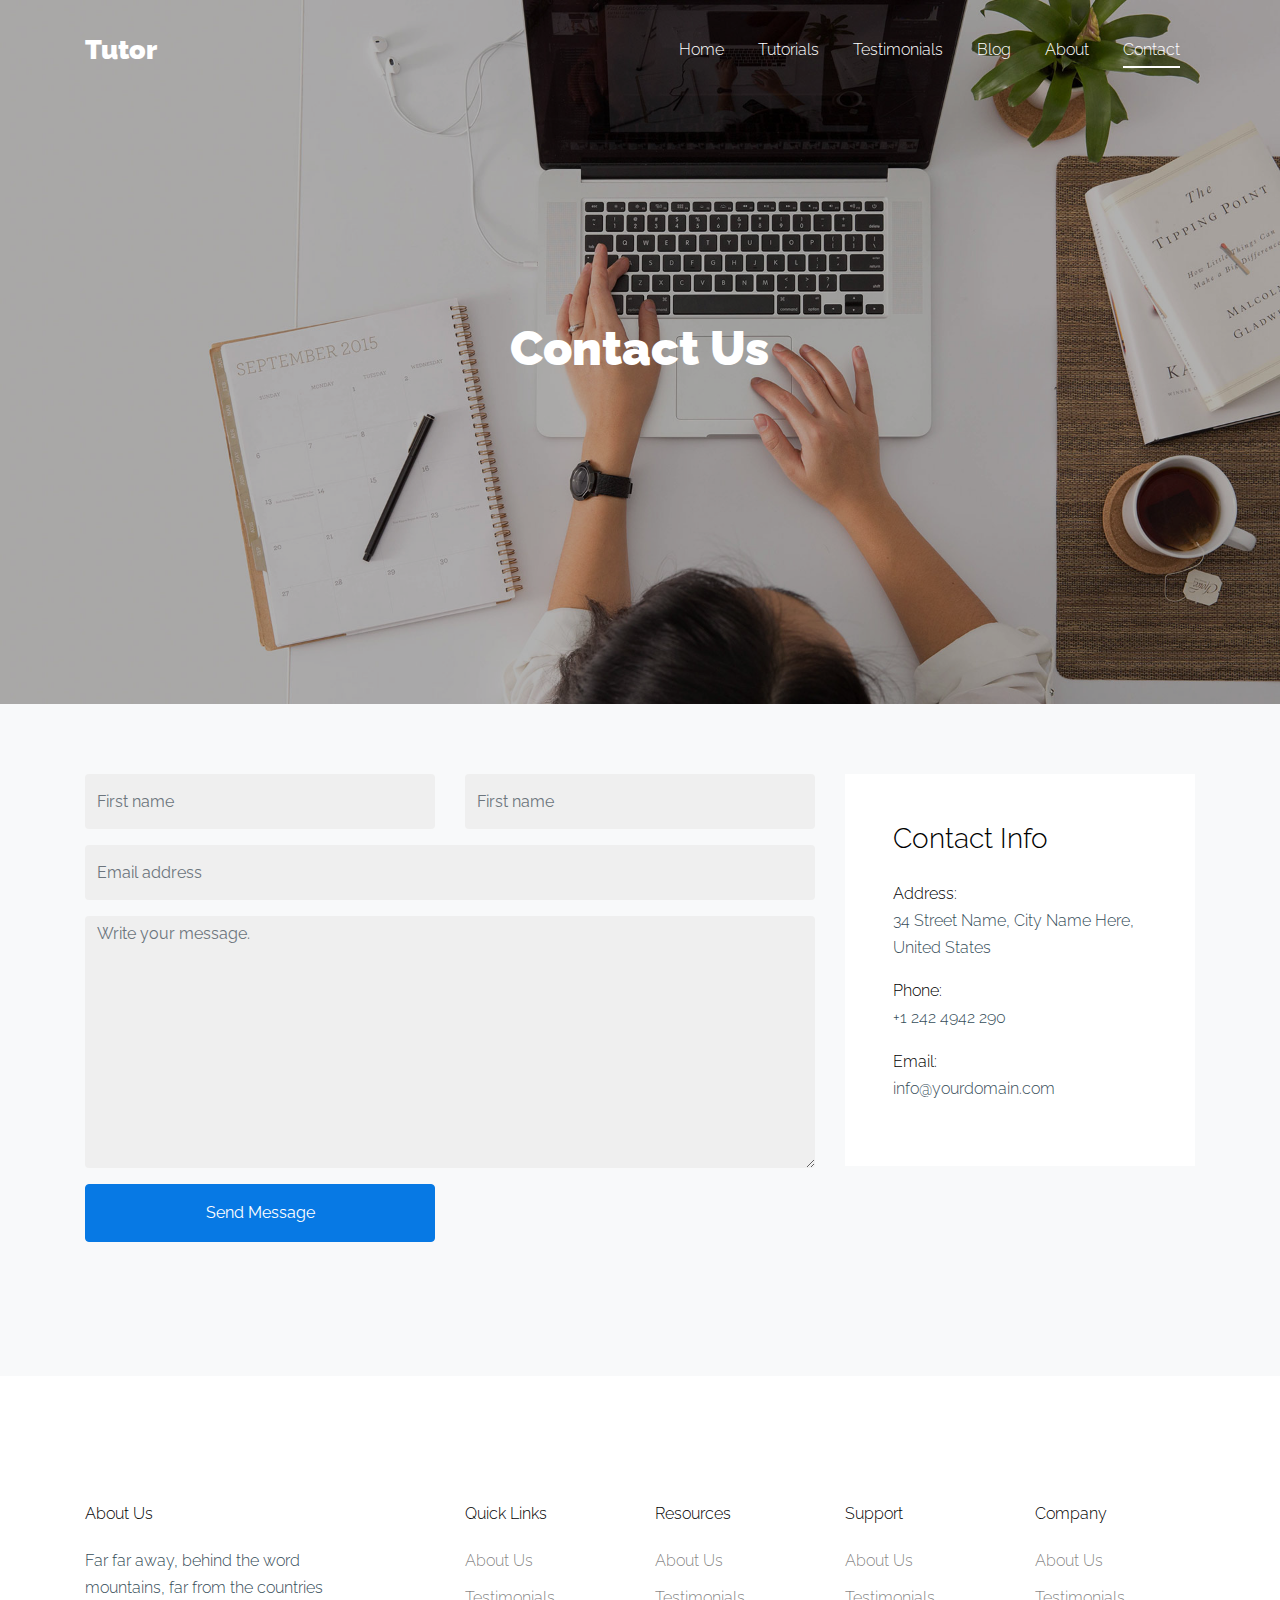
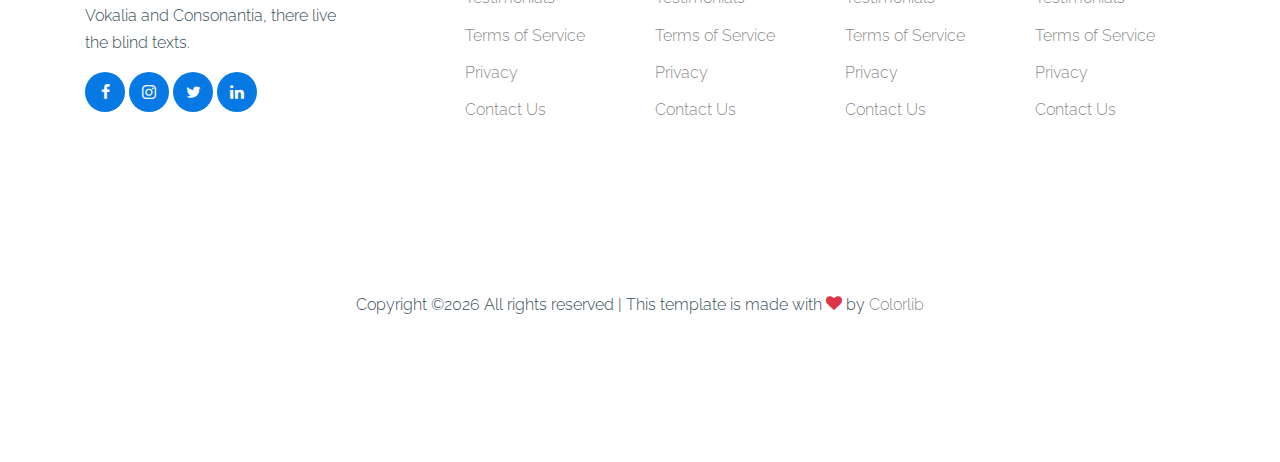
<file: src/public/tutor/contact.html>
<!doctype html>
<html lang="en">

<head>
  <title>Tutor &mdash; Free Website Template by Colorlib</title>
  <meta charset="utf-8">
  <meta name="viewport" content="width=device-width, initial-scale=1, shrink-to-fit=no">

  <link href="https://fonts.googleapis.com/css2?family=Raleway:wght@400;700&display=swap" rel="stylesheet">

  <link rel="stylesheet" href="fonts/icomoon/style.css">
  <link rel="stylesheet" href="fonts/brand/style.css">

  <link rel="stylesheet" href="css/bootstrap.min.css">
  <link rel="stylesheet" href="css/bootstrap-datepicker.css">
  <link rel="stylesheet" href="css/jquery.fancybox.min.css">
  <link rel="stylesheet" href="css/owl.carousel.min.css">
  <link rel="stylesheet" href="css/owl.theme.default.min.css">
  <link rel="stylesheet" href="css/aos.css">

  <!-- MAIN CSS -->
  <link rel="stylesheet" href="css/style.css">

</head>

<body>


  <div class="site-wrap" id="home-section">

    <div class="site-mobile-menu site-navbar-target">
      <div class="site-mobile-menu-header">
        <div class="site-mobile-menu-close mt-3">
          <span class="icon-close2 js-menu-toggle"></span>
        </div>
      </div>
      <div class="site-mobile-menu-body"></div>
    </div>

    <header class="site-navbar light site-navbar-target" role="banner">

      <div class="container">
        <div class="row align-items-center position-relative">

          <div class="col-3">
            <div class="site-logo">
              <a href="index.html"><strong>Tutor</strong></a>
            </div>
          </div>

          <div class="col-9  text-right">

            <span class="d-inline-block d-lg-none"><a href="#" class=" site-menu-toggle js-menu-toggle py-5 "><span class="icon-menu h3 text-black"></span></a></span>

            <nav class="site-navigation text-right ml-auto d-none d-lg-block" role="navigation">
              <ul class="site-menu main-menu js-clone-nav ml-auto ">
                <li><a href="index.html" class="nav-link">Home</a></li>
                <li><a href="tutorials.html" class="nav-link">Tutorials</a></li>
                <li><a href="testimonials.html" class="nav-link">Testimonials</a></li>
                <li><a href="blog.html" class="nav-link">Blog</a></li>
                <li><a href="about.html" class="nav-link">About</a></li>
                <li class="active"><a href="contact.html" class="nav-link">Contact</a></li>
              </ul>
            </nav>
          </div>


        </div>
      </div>

    </header>


    <div class="site-section-cover overlay" style="background-image: url('images/hero_bg.jpg');">

      <div class="container">
        <div class="row align-items-center justify-content-center">
          <div class="col-lg-10 text-center">
            <h1><strong>Contact Us</strong></h1>
          </div>
        </div>
      </div>
    </div>




    <div class="site-section bg-light" id="contact-section">
      <div class="container">
        
        <div class="row">
          <div class="col-lg-8 mb-5" >
            <form action="#" method="post">
              <div class="form-group row">
                <div class="col-md-6 mb-4 mb-lg-0">
                  <input type="text" class="form-control" placeholder="First name">
                </div>
                <div class="col-md-6">
                  <input type="text" class="form-control" placeholder="First name">
                </div>
              </div>

              <div class="form-group row">
                <div class="col-md-12">
                  <input type="text" class="form-control" placeholder="Email address">
                </div>
              </div>

              <div class="form-group row">
                <div class="col-md-12">
                  <textarea name="" id="" class="form-control" placeholder="Write your message." cols="30" rows="10"></textarea>
                </div>
              </div>
              <div class="form-group row">
                <div class="col-md-6 mr-auto">
                  <input type="submit" class="btn btn-block btn-primary text-white py-3 px-5" value="Send Message">
                </div>
              </div>
            </form>
          </div>
          <div class="col-lg-4 ml-auto">
            <div class="bg-white p-3 p-md-5">
              <h3 class="text-black mb-4">Contact Info</h3>
              <ul class="list-unstyled footer-link">
                <li class="d-block mb-3">
                  <span class="d-block text-black">Address:</span>
                  <span>34 Street Name, City Name Here, United States</span></li>
                <li class="d-block mb-3"><span class="d-block text-black">Phone:</span><span>+1 242 4942 290</span></li>
                <li class="d-block mb-3"><span class="d-block text-black">Email:</span><span>info@yourdomain.com</span></li>
              </ul>
            </div>
          </div>
        </div>
      </div>
    </div>

    <footer class="site-footer">
      <div class="container">
        <div class="row">
          <div class="col-lg-3">
            <h2 class="footer-heading mb-4">About Us</h2>
            <p>Far far away, behind the word mountains, far from the countries Vokalia and Consonantia, there live the blind texts. </p>
            <ul class="list-unstyled social">
              <li><a href="#"><span class="icon-facebook"></span></a></li>
              <li><a href="#"><span class="icon-instagram"></span></a></li>
              <li><a href="#"><span class="icon-twitter"></span></a></li>
              <li><a href="#"><span class="icon-linkedin"></span></a></li>
            </ul>
          </div>
          <div class="col-lg-8 ml-auto">
            <div class="row">
              <div class="col-lg-3">
                <h2 class="footer-heading mb-4">Quick Links</h2>
                <ul class="list-unstyled">
                  <li><a href="#">About Us</a></li>
                  <li><a href="#">Testimonials</a></li>
                  <li><a href="#">Terms of Service</a></li>
                  <li><a href="#">Privacy</a></li>
                  <li><a href="#">Contact Us</a></li>
                </ul>
              </div>
              <div class="col-lg-3">
                <h2 class="footer-heading mb-4">Resources</h2>
                <ul class="list-unstyled">
                  <li><a href="#">About Us</a></li>
                  <li><a href="#">Testimonials</a></li>
                  <li><a href="#">Terms of Service</a></li>
                  <li><a href="#">Privacy</a></li>
                  <li><a href="#">Contact Us</a></li>
                </ul>
              </div>
              <div class="col-lg-3">
                <h2 class="footer-heading mb-4">Support</h2>
                <ul class="list-unstyled">
                  <li><a href="#">About Us</a></li>
                  <li><a href="#">Testimonials</a></li>
                  <li><a href="#">Terms of Service</a></li>
                  <li><a href="#">Privacy</a></li>
                  <li><a href="#">Contact Us</a></li>
                </ul>
              </div>
              <div class="col-lg-3">
                <h2 class="footer-heading mb-4">Company</h2>
                <ul class="list-unstyled">
                  <li><a href="#">About Us</a></li>
                  <li><a href="#">Testimonials</a></li>
                  <li><a href="#">Terms of Service</a></li>
                  <li><a href="#">Privacy</a></li>
                  <li><a href="#">Contact Us</a></li>
                </ul>
              </div>
            </div>
          </div>
        </div>
        <div class="row pt-5 mt-5 text-center">
          <div class="col-md-12">
            <div class="border-top pt-5">
              <p>
                <!-- Link back to Colorlib can't be removed. Template is licensed under CC BY 3.0. -->
                Copyright &copy;<script>document.write(new Date().getFullYear());</script> All rights reserved | This template is made with <i class="icon-heart text-danger" aria-hidden="true"></i> by <a href="https://colorlib.com" target="_blank" >Colorlib</a>
                <!-- Link back to Colorlib can't be removed. Template is licensed under CC BY 3.0. -->
              </p>
            </div>
          </div>

        </div>
      </div>
    </footer>

  </div>

  <script src="js/jquery-3.3.1.min.js"></script>
  <script src="js/popper.min.js"></script>
  <script src="js/bootstrap.min.js"></script>
  <script src="js/owl.carousel.min.js"></script>
  <script src="js/jquery.sticky.js"></script>
  <script src="js/jquery.waypoints.min.js"></script>
  <script src="js/jquery.animateNumber.min.js"></script>
  <script src="js/jquery.fancybox.min.js"></script>
  <script src="js/jquery.easing.1.3.js"></script>
  <script src="js/bootstrap-datepicker.min.js"></script>
  <script src="js/aos.js"></script>

  <script src="js/main.js"></script>

</body>

</html>
</file>
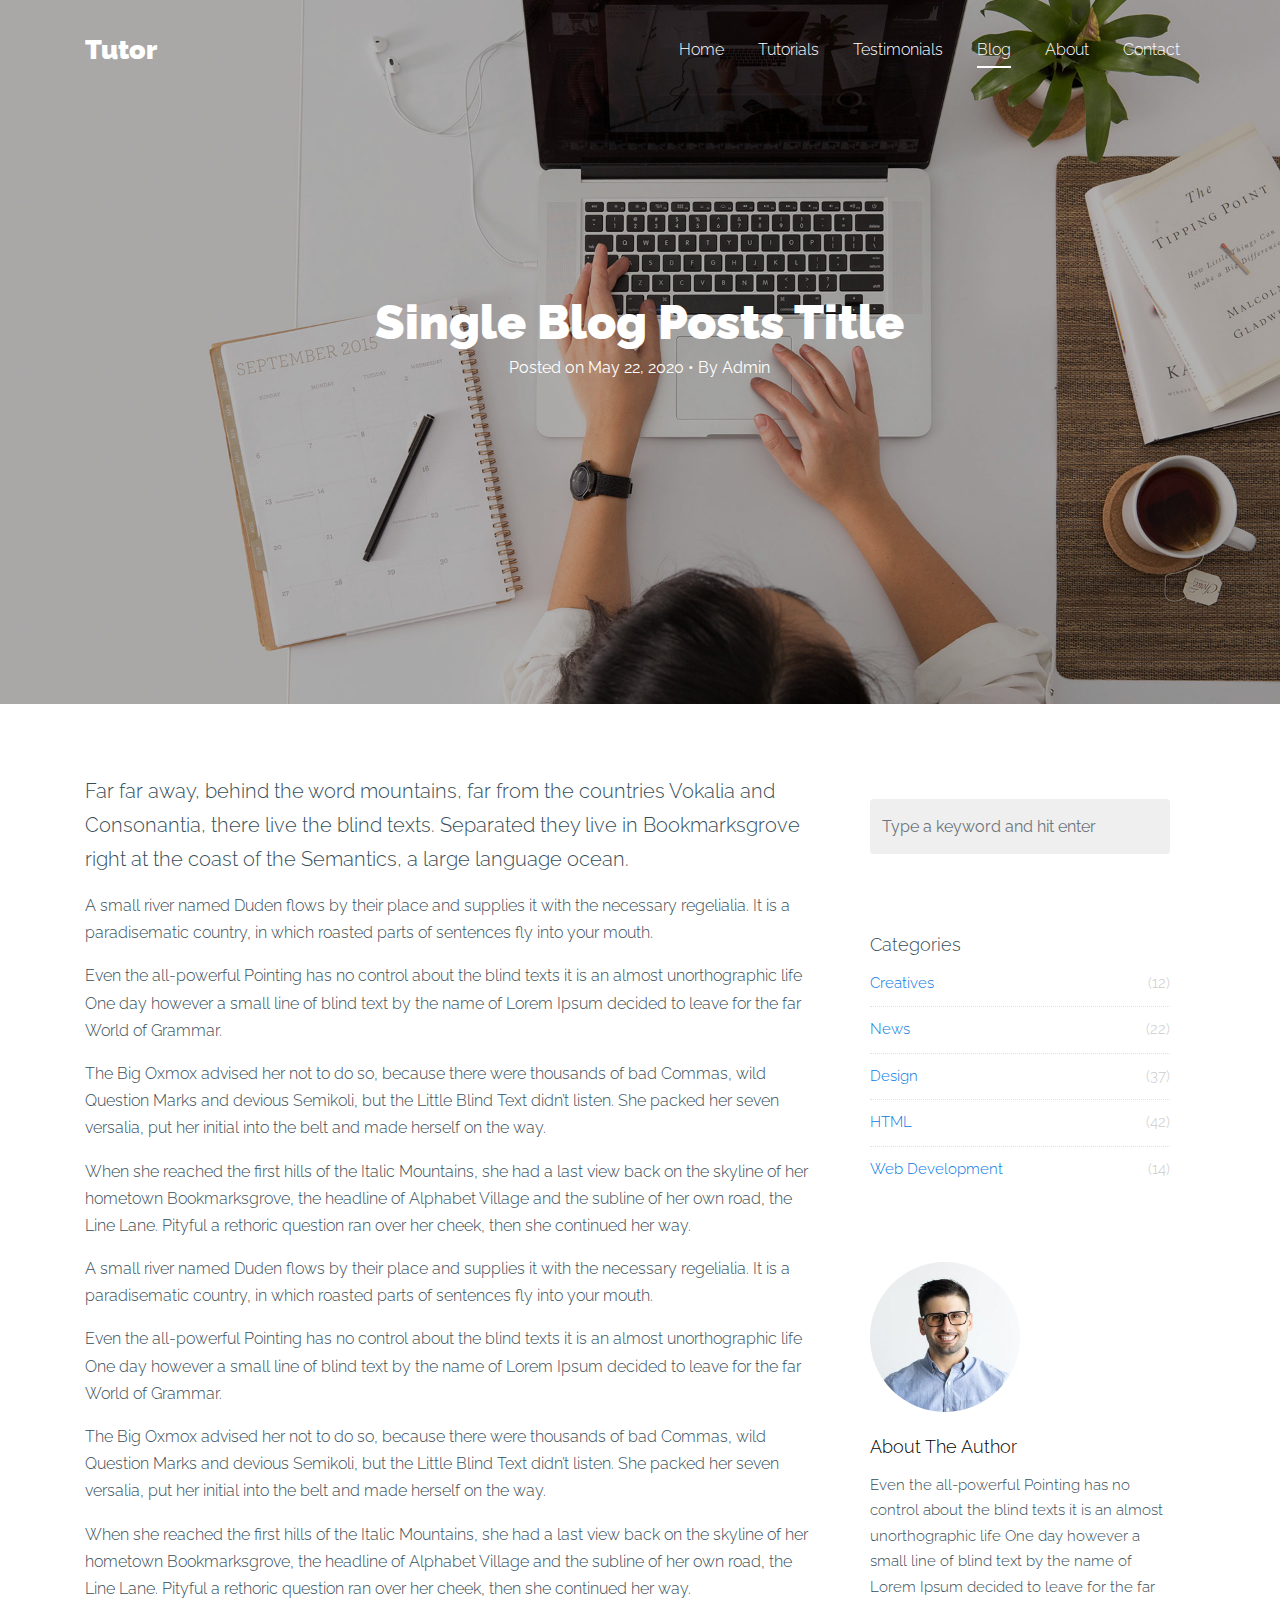
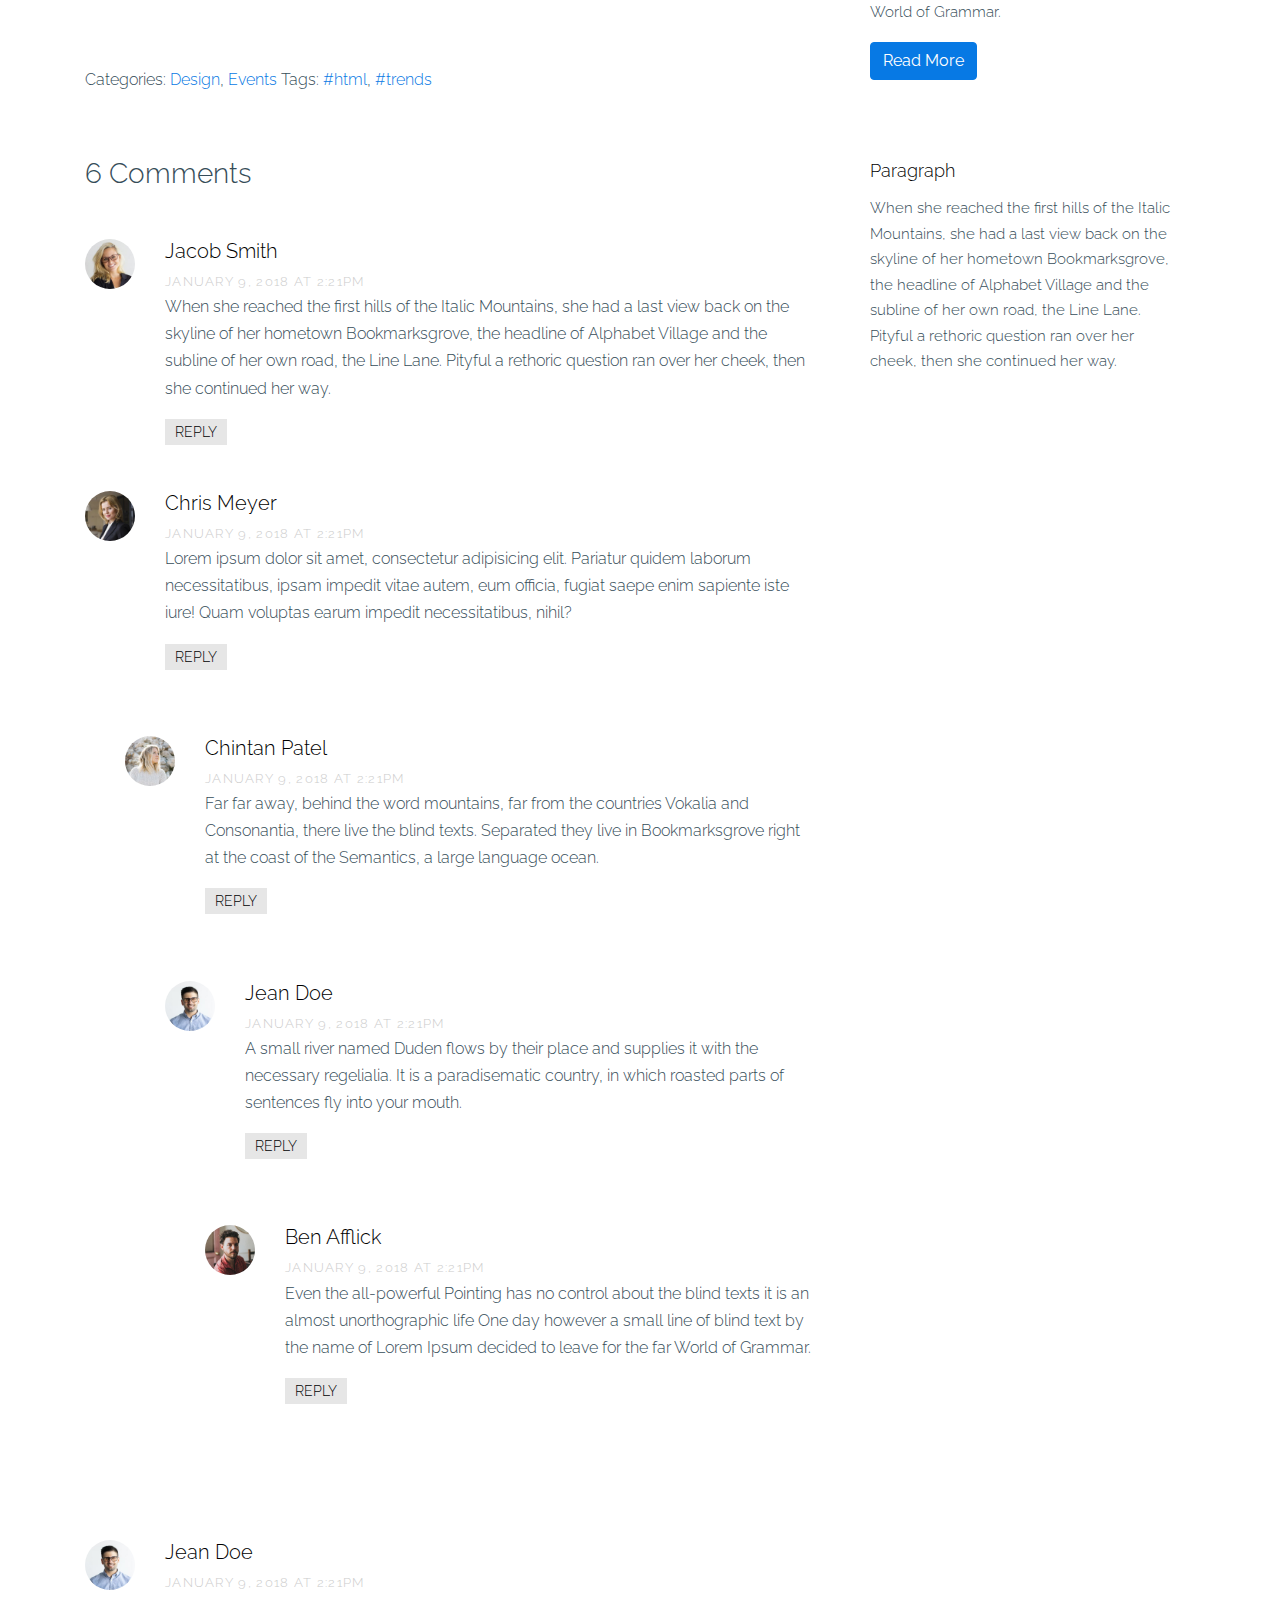
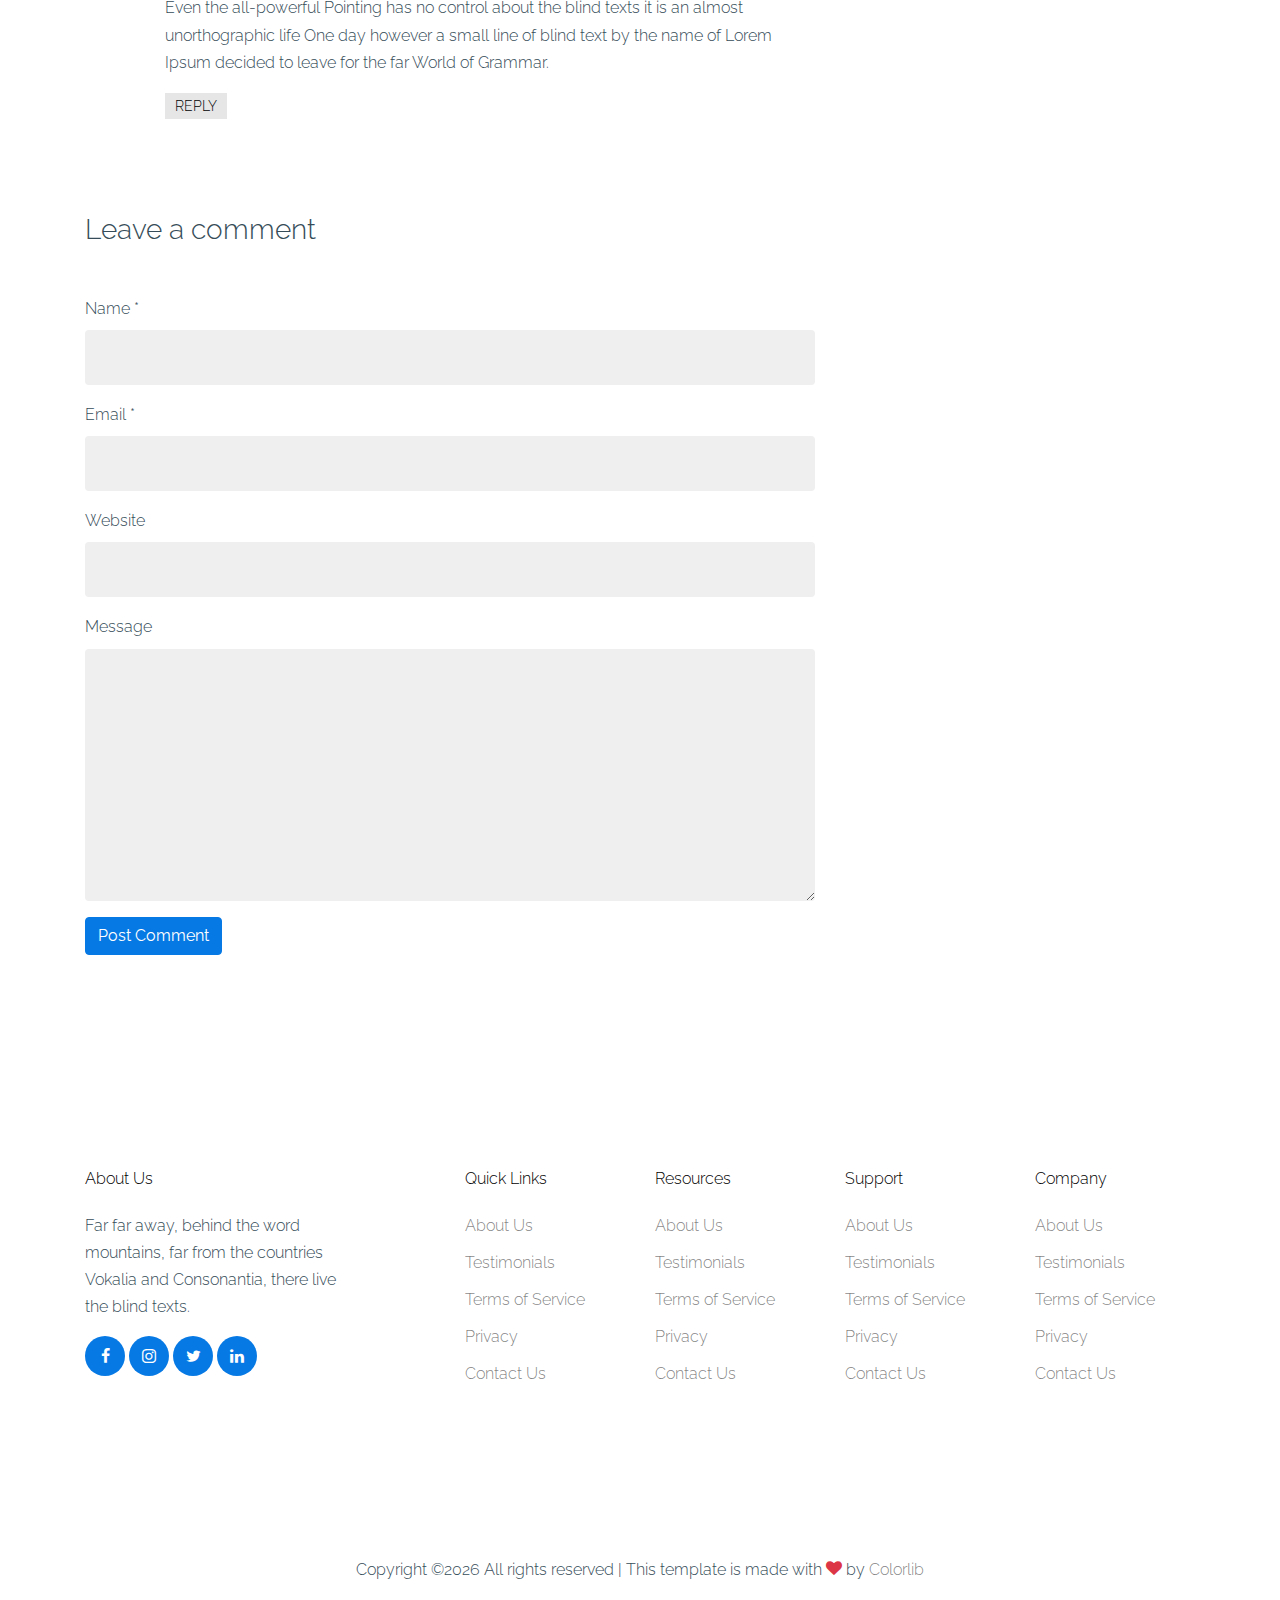
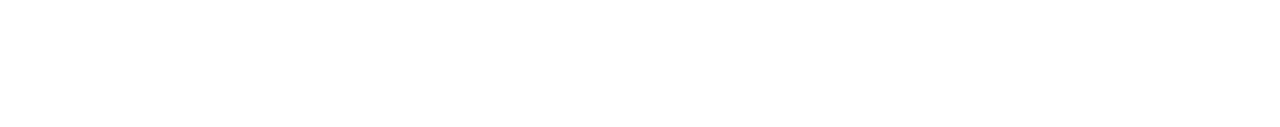
<file: src/public/tutor/single.html>
<!doctype html>
<html lang="en">

  <head>
    <title>Tutor &mdash; Free Website Template by Colorlib</title>
    <meta charset="utf-8">
    <meta name="viewport" content="width=device-width, initial-scale=1, shrink-to-fit=no">

    <link href="https://fonts.googleapis.com/css2?family=Raleway:wght@400;700&display=swap" rel="stylesheet">

    <link rel="stylesheet" href="fonts/icomoon/style.css">
    <link rel="stylesheet" href="fonts/brand/style.css">

    <link rel="stylesheet" href="css/bootstrap.min.css">
    <link rel="stylesheet" href="css/bootstrap-datepicker.css">
    <link rel="stylesheet" href="css/jquery.fancybox.min.css">
    <link rel="stylesheet" href="css/owl.carousel.min.css">
    <link rel="stylesheet" href="css/owl.theme.default.min.css">
    <link rel="stylesheet" href="css/aos.css">

    <!-- MAIN CSS -->
    <link rel="stylesheet" href="css/style.css">

  </head>

  <body>

    
    <div class="site-wrap" id="home-section">

      <div class="site-mobile-menu site-navbar-target">
        <div class="site-mobile-menu-header">
          <div class="site-mobile-menu-close mt-3">
            <span class="icon-close2 js-menu-toggle"></span>
          </div>
        </div>
        <div class="site-mobile-menu-body"></div>
      </div>

      <header class="site-navbar light site-navbar-target" role="banner">

        <div class="container">
          <div class="row align-items-center position-relative">

            <div class="col-3">
              <div class="site-logo">
                <a href="index.html"><strong>Tutor</strong></a>
              </div>
            </div>

            <div class="col-9  text-right">
              
              <span class="d-inline-block d-lg-none"><a href="#" class=" site-menu-toggle js-menu-toggle py-5 "><span class="icon-menu h3 text-black"></span></a></span>

              <nav class="site-navigation text-right ml-auto d-none d-lg-block" role="navigation">
                <ul class="site-menu main-menu js-clone-nav ml-auto ">
                  <li><a href="index.html" class="nav-link">Home</a></li>
                  <li><a href="tutorials.html" class="nav-link">Tutorials</a></li>
                  <li><a href="testimonials.html" class="nav-link">Testimonials</a></li>
                  <li class="active"><a href="blog.html" class="nav-link">Blog</a></li>
                  <li><a href="about.html" class="nav-link">About</a></li>
                  <li><a href="contact.html" class="nav-link">Contact</a></li>
                </ul>
              </nav>
            </div>

            
          </div>
        </div>

      </header>

      
      <div class="site-section-cover overlay" style="background-image: url('images/hero_bg.jpg');">
        
        <div class="container">
          <div class="row align-items-center justify-content-center">
            <div class="col-lg-10 text-center">
              <h1><strong>Single Blog Posts Title</strong></h1>
              <div class="pb-4 get"><strong class="text-white">Posted on May 22, 2020 &bullet; By Admin</strong></div>
              
            </div>
          </div>
        </div>
      </div>

      
      

      <div class="site-section">
      <div class="container">
        <div class="row">
          <div class="col-md-8 blog-content">
            <p class="lead">Far far away, behind the word mountains, far from the countries Vokalia and Consonantia, there live the blind texts. Separated they live in Bookmarksgrove right at the coast of the Semantics, a large language ocean.</p>
            <p>A small river named Duden flows by their place and supplies it with the necessary regelialia. It is a paradisematic country, in which roasted parts of sentences fly into your mouth.</p>

            <blockquote><p>Even the all-powerful Pointing has no control about the blind texts it is an almost unorthographic life One day however a small line of blind text by the name of Lorem Ipsum decided to leave for the far World of Grammar.</p></blockquote>

            <p>The Big Oxmox advised her not to do so, because there were thousands of bad Commas, wild Question Marks and devious Semikoli, but the Little Blind Text didn’t listen. She packed her seven versalia, put her initial into the belt and made herself on the way.</p>

            <p>When she reached the first hills of the Italic Mountains, she had a last view back on the skyline of her hometown Bookmarksgrove, the headline of Alphabet Village and the subline of her own road, the Line Lane. Pityful a rethoric question ran over her cheek, then she continued her way.</p>

            <p>A small river named Duden flows by their place and supplies it with the necessary regelialia. It is a paradisematic country, in which roasted parts of sentences fly into your mouth.</p>

            <blockquote><p>Even the all-powerful Pointing has no control about the blind texts it is an almost unorthographic life One day however a small line of blind text by the name of Lorem Ipsum decided to leave for the far World of Grammar.</p></blockquote>

            <p>The Big Oxmox advised her not to do so, because there were thousands of bad Commas, wild Question Marks and devious Semikoli, but the Little Blind Text didn’t listen. She packed her seven versalia, put her initial into the belt and made herself on the way.</p>
            
            <p>When she reached the first hills of the Italic Mountains, she had a last view back on the skyline of her hometown Bookmarksgrove, the headline of Alphabet Village and the subline of her own road, the Line Lane. Pityful a rethoric question ran over her cheek, then she continued her way.</p>


            <div class="pt-5">
              <p>Categories:  <a href="#">Design</a>, <a href="#">Events</a>  Tags: <a href="#">#html</a>, <a href="#">#trends</a></p>
            </div>


            <div class="pt-5">
              <h3 class="mb-5">6 Comments</h3>
              <ul class="comment-list">
                <li class="comment">
                  <div class="vcard bio">
                    <img src="images/person_2.jpg" alt="Free Website Template by Free-Template.co">
                  </div>
                  <div class="comment-body">
                    <h3>Jacob Smith</h3>
                    <div class="meta">January 9, 2018 at 2:21pm</div>
                    <p>When she reached the first hills of the Italic Mountains, she had a last view back on the skyline of her hometown Bookmarksgrove, the headline of Alphabet Village and the subline of her own road, the Line Lane. Pityful a rethoric question ran over her cheek, then she continued her way.</p>
                    <p><a href="#" class="reply">Reply</a></p>
                  </div>
                </li>

                <li class="comment">
                  <div class="vcard bio">
                    <img src="images/person_3.jpg" alt="Free Website Template by Free-Template.co">
                  </div>
                  <div class="comment-body">
                    <h3>Chris Meyer</h3>
                    <div class="meta">January 9, 2018 at 2:21pm</div>
                    <p>Lorem ipsum dolor sit amet, consectetur adipisicing elit. Pariatur quidem laborum necessitatibus, ipsam impedit vitae autem, eum officia, fugiat saepe enim sapiente iste iure! Quam voluptas earum impedit necessitatibus, nihil?</p>
                    <p><a href="#" class="reply">Reply</a></p>
                  </div>

                  <ul class="children">
                    <li class="comment">
                      <div class="vcard bio">
                        <img src="images/person_5.jpg" alt="Free Website Template by Free-Template.co">
                      </div>
                      <div class="comment-body">
                        <h3>Chintan Patel</h3>
                        <div class="meta">January 9, 2018 at 2:21pm</div>
                        <p>Far far away, behind the word mountains, far from the countries Vokalia and Consonantia, there live the blind texts. Separated they live in Bookmarksgrove right at the coast of the Semantics, a large language ocean.</p>
                        <p><a href="#" class="reply">Reply</a></p>
                      </div>


                      <ul class="children">
                        <li class="comment">
                          <div class="vcard bio">
                            <img src="images/person_1.jpg" alt="Free Website Template by Free-Template.co">
                          </div>
                          <div class="comment-body">
                            <h3>Jean Doe</h3>
                            <div class="meta">January 9, 2018 at 2:21pm</div>
                            <p>A small river named Duden flows by their place and supplies it with the necessary regelialia. It is a paradisematic country, in which roasted parts of sentences fly into your mouth.</p>
                            <p><a href="#" class="reply">Reply</a></p>
                          </div>

                            <ul class="children">
                              <li class="comment">
                                <div class="vcard bio">
                                  <img src="images/person_4.jpg" alt="Free Website Template by Free-Template.co">
                                </div>
                                <div class="comment-body">
                                  <h3>Ben Afflick</h3>
                                  <div class="meta">January 9, 2018 at 2:21pm</div>
                                  <p>Even the all-powerful Pointing has no control about the blind texts it is an almost unorthographic life One day however a small line of blind text by the name of Lorem Ipsum decided to leave for the far World of Grammar.</p>
                                  <p><a href="#" class="reply">Reply</a></p>
                                </div>
                              </li>
                            </ul>
                        </li>
                      </ul>
                    </li>
                  </ul>
                </li>

                <li class="comment">
                  <div class="vcard bio">
                    <img src="images/person_1.jpg" alt="Free Website Template by Free-Template.co">
                  </div>
                  <div class="comment-body">
                    <h3>Jean Doe</h3>
                    <div class="meta">January 9, 2018 at 2:21pm</div>
                    <p>Even the all-powerful Pointing has no control about the blind texts it is an almost unorthographic life One day however a small line of blind text by the name of Lorem Ipsum decided to leave for the far World of Grammar.</p>
                    <p><a href="#" class="reply">Reply</a></p>
                  </div>
                </li>
              </ul>
              <!-- END comment-list -->
              
              <div class="comment-form-wrap pt-5">
                <h3 class="mb-5">Leave a comment</h3>
                <form action="#" class="">
                  <div class="form-group">
                    <label for="name">Name *</label>
                    <input type="text" class="form-control" id="name">
                  </div>
                  <div class="form-group">
                    <label for="email">Email *</label>
                    <input type="email" class="form-control" id="email">
                  </div>
                  <div class="form-group">
                    <label for="website">Website</label>
                    <input type="url" class="form-control" id="website">
                  </div>

                  <div class="form-group">
                    <label for="message">Message</label>
                    <textarea name="" id="message" cols="30" rows="10" class="form-control"></textarea>
                  </div>
                  <div class="form-group">
                    <input type="submit" value="Post Comment" class="btn btn-primary btn-md text-white">
                  </div>

                </form>
              </div>
            </div>

          </div>
          <div class="col-md-4 sidebar">
            <div class="sidebar-box">
              <form action="#" class="search-form">
                <div class="form-group">
                  <span class="icon fa fa-search"></span>
                  <input type="text" class="form-control" placeholder="Type a keyword and hit enter">
                </div>
              </form>
            </div>
            <div class="sidebar-box">
              <div class="categories">
                <h3>Categories</h3>
                <li><a href="#">Creatives <span>(12)</span></a></li>
                <li><a href="#">News <span>(22)</span></a></li>
                <li><a href="#">Design <span>(37)</span></a></li>
                <li><a href="#">HTML <span>(42)</span></a></li>
                <li><a href="#">Web Development <span>(14)</span></a></li>
              </div>
            </div>
            <div class="sidebar-box">
              <img src="images/person_1.jpg" alt="Free Website Template by Free-Template.co" class="img-fluid mb-4 w-50 rounded-circle">
              <h3 class="text-black">About The Author</h3>
              <p>Even the all-powerful Pointing has no control about the blind texts it is an almost unorthographic life One day however a small line of blind text by the name of Lorem Ipsum decided to leave for the far World of Grammar.</p>
              <p><a href="#" class="btn btn-primary btn-md text-white">Read More</a></p>
            </div>

            <div class="sidebar-box">
              <h3 class="text-black">Paragraph</h3>
              <p>When she reached the first hills of the Italic Mountains, she had a last view back on the skyline of her hometown Bookmarksgrove, the headline of Alphabet Village and the subline of her own road, the Line Lane. Pityful a rethoric question ran over her cheek, then she continued her way.</p>
            </div>
          </div>
        </div>
      </div>
    </div>
      <footer class="site-footer">
        <div class="container">
          <div class="row">
            <div class="col-lg-3">
              <h2 class="footer-heading mb-4">About Us</h2>
              <p>Far far away, behind the word mountains, far from the countries Vokalia and Consonantia, there live the blind texts. </p>
              <ul class="list-unstyled social">
                <li><a href="#"><span class="icon-facebook"></span></a></li>
                <li><a href="#"><span class="icon-instagram"></span></a></li>
                <li><a href="#"><span class="icon-twitter"></span></a></li>
                <li><a href="#"><span class="icon-linkedin"></span></a></li>
              </ul>
            </div>
            <div class="col-lg-8 ml-auto">
              <div class="row">
                <div class="col-lg-3">
                  <h2 class="footer-heading mb-4">Quick Links</h2>
                  <ul class="list-unstyled">
                    <li><a href="#">About Us</a></li>
                    <li><a href="#">Testimonials</a></li>
                    <li><a href="#">Terms of Service</a></li>
                    <li><a href="#">Privacy</a></li>
                    <li><a href="#">Contact Us</a></li>
                  </ul>
                </div>
                <div class="col-lg-3">
                  <h2 class="footer-heading mb-4">Resources</h2>
                  <ul class="list-unstyled">
                    <li><a href="#">About Us</a></li>
                    <li><a href="#">Testimonials</a></li>
                    <li><a href="#">Terms of Service</a></li>
                    <li><a href="#">Privacy</a></li>
                    <li><a href="#">Contact Us</a></li>
                  </ul>
                </div>
                <div class="col-lg-3">
                  <h2 class="footer-heading mb-4">Support</h2>
                  <ul class="list-unstyled">
                    <li><a href="#">About Us</a></li>
                    <li><a href="#">Testimonials</a></li>
                    <li><a href="#">Terms of Service</a></li>
                    <li><a href="#">Privacy</a></li>
                    <li><a href="#">Contact Us</a></li>
                  </ul>
                </div>
                <div class="col-lg-3">
                  <h2 class="footer-heading mb-4">Company</h2>
                  <ul class="list-unstyled">
                    <li><a href="#">About Us</a></li>
                    <li><a href="#">Testimonials</a></li>
                    <li><a href="#">Terms of Service</a></li>
                    <li><a href="#">Privacy</a></li>
                    <li><a href="#">Contact Us</a></li>
                  </ul>
                </div>
              </div>
            </div>
          </div>
          <div class="row pt-5 mt-5 text-center">
            <div class="col-md-12">
              <div class="border-top pt-5">
                <p>
              <!-- Link back to Colorlib can't be removed. Template is licensed under CC BY 3.0. -->
              Copyright &copy;<script>document.write(new Date().getFullYear());</script> All rights reserved | This template is made with <i class="icon-heart text-danger" aria-hidden="true"></i> by <a href="https://colorlib.com" target="_blank" >Colorlib</a>
              <!-- Link back to Colorlib can't be removed. Template is licensed under CC BY 3.0. -->
              </p>
              </div>
            </div>

          </div>
        </div>
      </footer>

    </div>

    <script src="js/jquery-3.3.1.min.js"></script>
    <script src="js/popper.min.js"></script>
    <script src="js/bootstrap.min.js"></script>
    <script src="js/owl.carousel.min.js"></script>
    <script src="js/jquery.sticky.js"></script>
    <script src="js/jquery.waypoints.min.js"></script>
    <script src="js/jquery.animateNumber.min.js"></script>
    <script src="js/jquery.fancybox.min.js"></script>
    <script src="js/jquery.easing.1.3.js"></script>
    <script src="js/bootstrap-datepicker.min.js"></script>
    <script src="js/aos.js"></script>

    <script src="js/main.js"></script>

  </body>

</html>
</file>
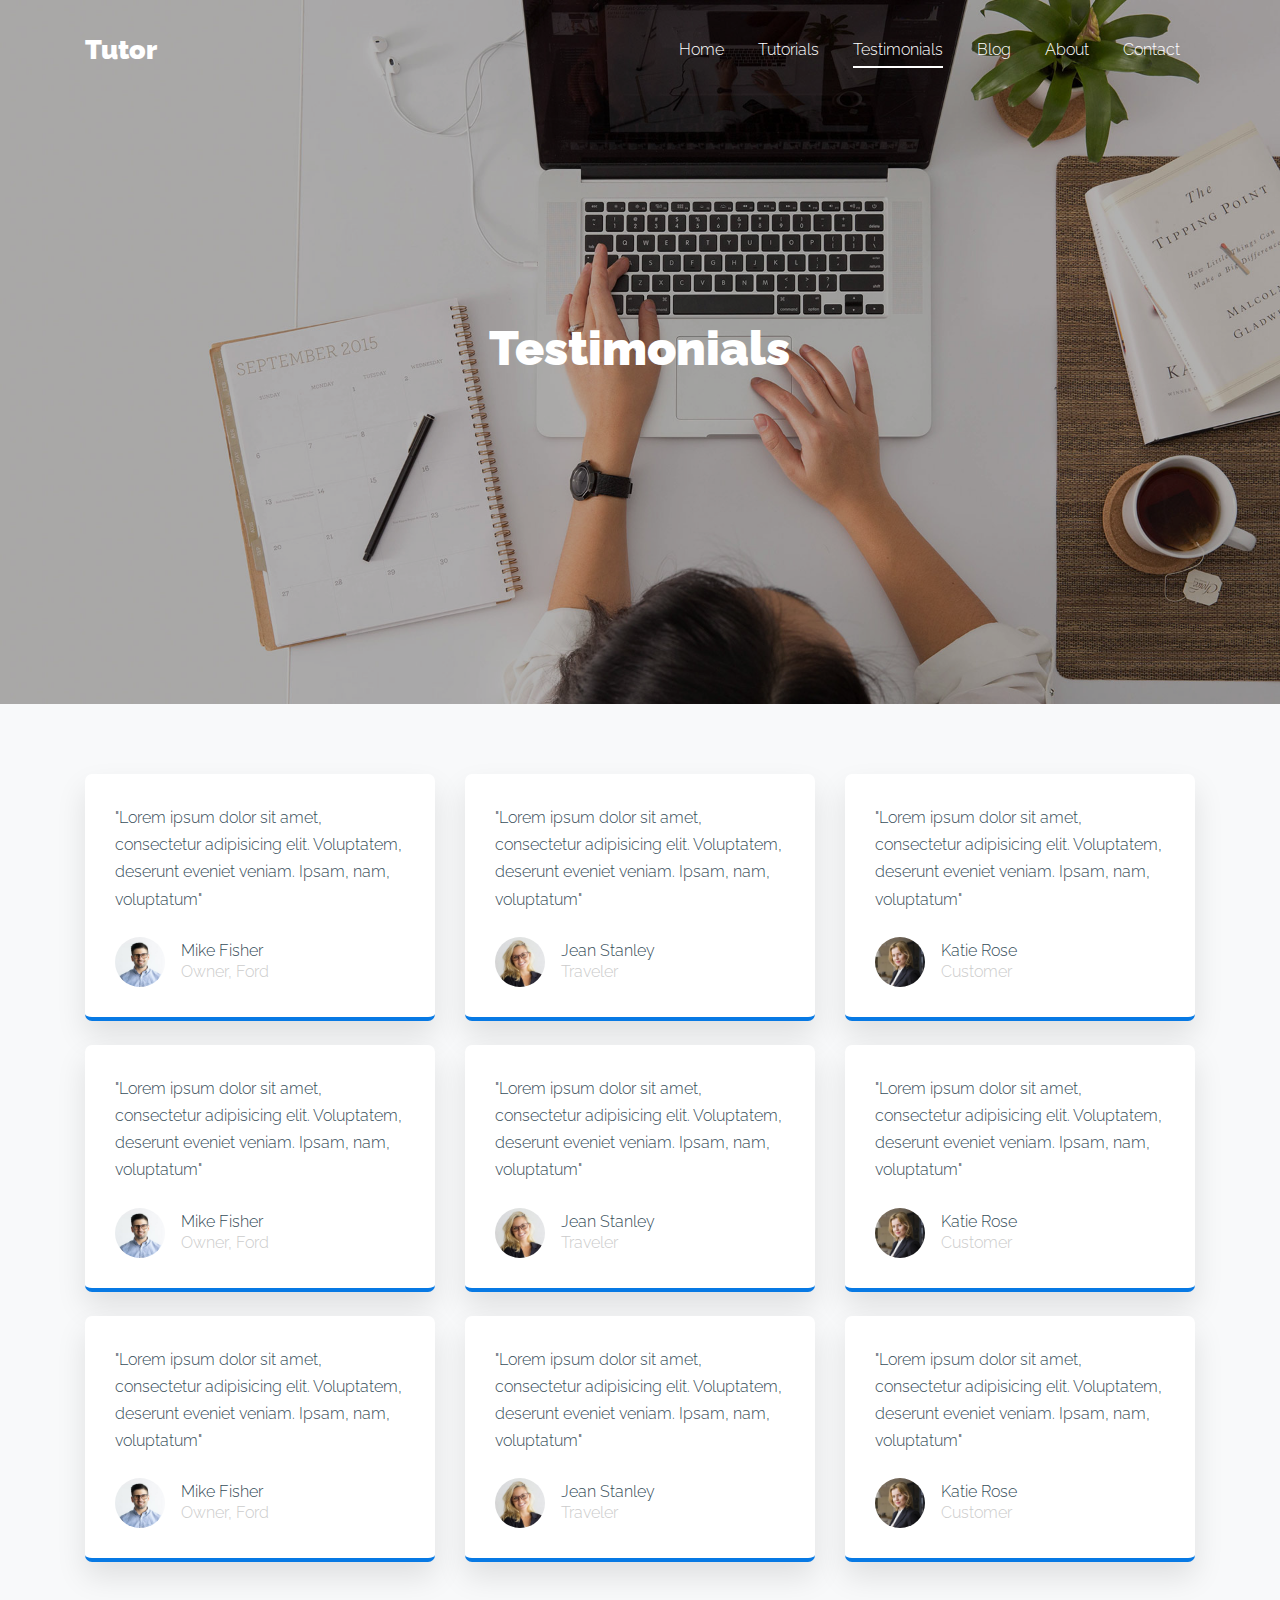
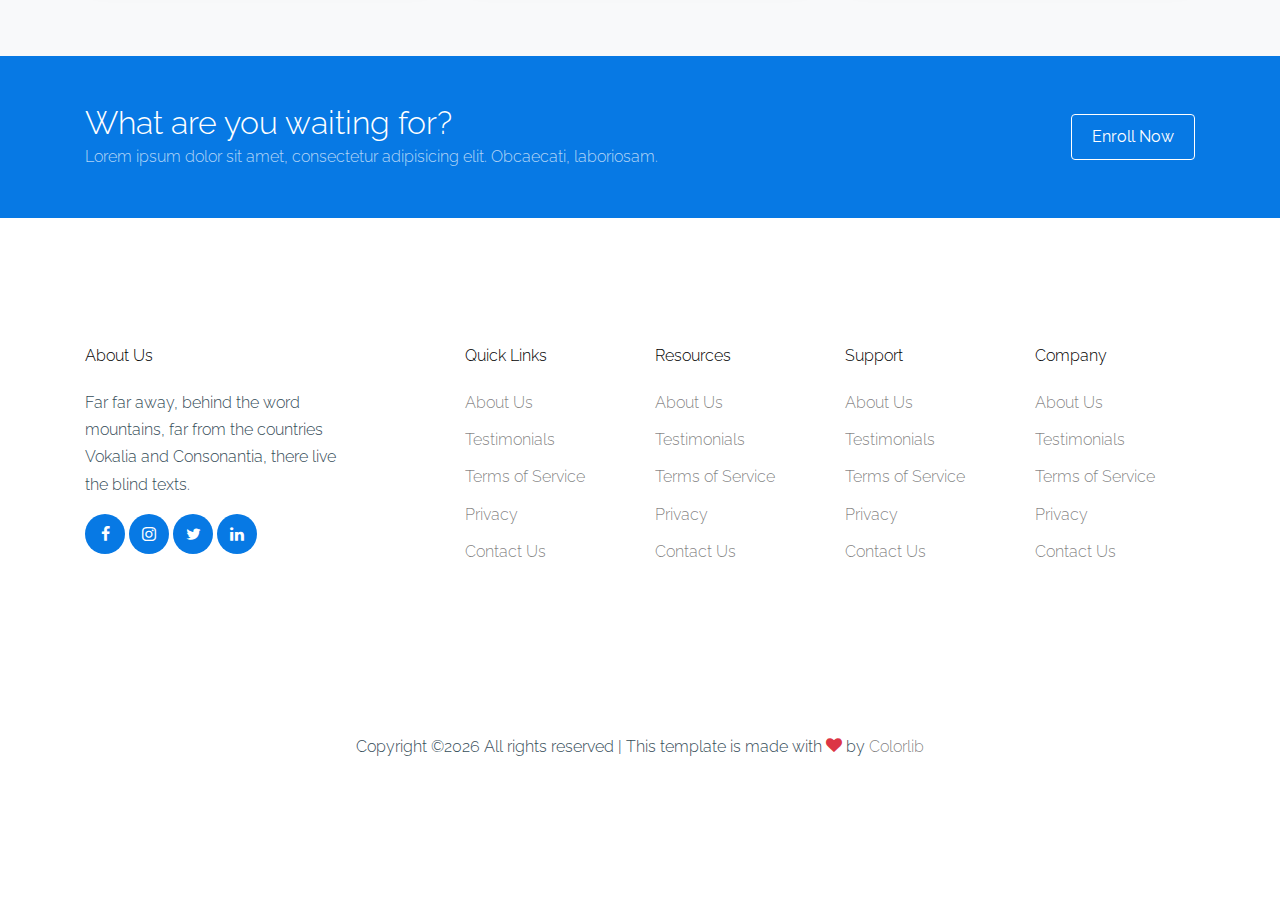
<file: src/public/tutor/testimonials.html>
<!doctype html>
<html lang="en">

  <head>
    <title>Tutor &mdash; Free Website Template by Colorlib</title>
    <meta charset="utf-8">
    <meta name="viewport" content="width=device-width, initial-scale=1, shrink-to-fit=no">

    <link href="https://fonts.googleapis.com/css2?family=Raleway:wght@400;700&display=swap" rel="stylesheet">

    <link rel="stylesheet" href="fonts/icomoon/style.css">
    <link rel="stylesheet" href="fonts/brand/style.css">

    <link rel="stylesheet" href="css/bootstrap.min.css">
    <link rel="stylesheet" href="css/bootstrap-datepicker.css">
    <link rel="stylesheet" href="css/jquery.fancybox.min.css">
    <link rel="stylesheet" href="css/owl.carousel.min.css">
    <link rel="stylesheet" href="css/owl.theme.default.min.css">
    <link rel="stylesheet" href="css/aos.css">

    <!-- MAIN CSS -->
    <link rel="stylesheet" href="css/style.css">

  </head>

  <body>

    
    <div class="site-wrap" id="home-section">

      <div class="site-mobile-menu site-navbar-target">
        <div class="site-mobile-menu-header">
          <div class="site-mobile-menu-close mt-3">
            <span class="icon-close2 js-menu-toggle"></span>
          </div>
        </div>
        <div class="site-mobile-menu-body"></div>
      </div>

      <header class="site-navbar light site-navbar-target" role="banner">

        <div class="container">
          <div class="row align-items-center position-relative">

            <div class="col-3">
              <div class="site-logo">
                <a href="index.html"><strong>Tutor</strong></a>
              </div>
            </div>

            <div class="col-9  text-right">
              
              <span class="d-inline-block d-lg-none"><a href="#" class=" site-menu-toggle js-menu-toggle py-5 "><span class="icon-menu h3 text-black"></span></a></span>

              <nav class="site-navigation text-right ml-auto d-none d-lg-block" role="navigation">
                <ul class="site-menu main-menu js-clone-nav ml-auto ">
                  <li><a href="index.html" class="nav-link">Home</a></li>
                  <li><a href="tutorials.html" class="nav-link">Tutorials</a></li>
                  <li class="active"><a href="testimonials.html" class="nav-link">Testimonials</a></li>
                  <li><a href="blog.html" class="nav-link">Blog</a></li>
                  <li><a href="about.html" class="nav-link">About</a></li>
                  <li><a href="contact.html" class="nav-link">Contact</a></li>
                </ul>
              </nav>
            </div>

            
          </div>
        </div>

      </header>

      
      <div class="site-section-cover overlay" style="background-image: url('images/hero_bg.jpg');">
        
        <div class="container">
          <div class="row align-items-center justify-content-center">
            <div class="col-lg-10 text-center">
              <h1><strong>Testimonials</strong></h1>
            </div>
          </div>
        </div>
      </div>

      
      

      <div class="site-section bg-light">
      <div class="container">
        
        <div class="row">
          <div class="col-lg-4 mb-4">
            <div class="testimonial-2">
              <blockquote class="mb-4">
                <p>"Lorem ipsum dolor sit amet, consectetur adipisicing elit. Voluptatem, deserunt eveniet veniam. Ipsam, nam, voluptatum"</p>
              </blockquote>
              <div class="d-flex v-card align-items-center">
                <img src="images/person_1.jpg" alt="Image" class="img-fluid mr-3">
                <div class="author-name">
                  <span class="d-block">Mike Fisher</span>
                  <span>Owner, Ford</span>
                </div>
              </div>
            </div>
          </div>
          <div class="col-lg-4 mb-4">
            <div class="testimonial-2">
              <blockquote class="mb-4">
                <p>"Lorem ipsum dolor sit amet, consectetur adipisicing elit. Voluptatem, deserunt eveniet veniam. Ipsam, nam, voluptatum"</p>
              </blockquote>
              <div class="d-flex v-card align-items-center">
                <img src="images/person_2.jpg" alt="Image" class="img-fluid mr-3">
                <div class="author-name">
                  <span class="d-block">Jean Stanley</span>
                  <span>Traveler</span>
                </div>
              </div>
            </div>
          </div>
          <div class="col-lg-4 mb-4">
            <div class="testimonial-2">
              <blockquote class="mb-4">
                <p>"Lorem ipsum dolor sit amet, consectetur adipisicing elit. Voluptatem, deserunt eveniet veniam. Ipsam, nam, voluptatum"</p>
              </blockquote>
              <div class="d-flex v-card align-items-center">
                <img src="images/person_3.jpg" alt="Image" class="img-fluid mr-3">
                <div class="author-name">
                  <span class="d-block">Katie Rose</span>
                  <span >Customer</span>
                </div>
              </div>
            </div>
          </div>

          <div class="col-lg-4 mb-4">
            <div class="testimonial-2">
              <blockquote class="mb-4">
                <p>"Lorem ipsum dolor sit amet, consectetur adipisicing elit. Voluptatem, deserunt eveniet veniam. Ipsam, nam, voluptatum"</p>
              </blockquote>
              <div class="d-flex v-card align-items-center">
                <img src="images/person_1.jpg" alt="Image" class="img-fluid mr-3">
                <div class="author-name">
                  <span class="d-block">Mike Fisher</span>
                  <span>Owner, Ford</span>
                </div>
              </div>
            </div>
          </div>
          <div class="col-lg-4 mb-4">
            <div class="testimonial-2">
              <blockquote class="mb-4">
                <p>"Lorem ipsum dolor sit amet, consectetur adipisicing elit. Voluptatem, deserunt eveniet veniam. Ipsam, nam, voluptatum"</p>
              </blockquote>
              <div class="d-flex v-card align-items-center">
                <img src="images/person_2.jpg" alt="Image" class="img-fluid mr-3">
                <div class="author-name">
                  <span class="d-block">Jean Stanley</span>
                  <span>Traveler</span>
                </div>
              </div>
            </div>
          </div>
          <div class="col-lg-4 mb-4">
            <div class="testimonial-2">
              <blockquote class="mb-4">
                <p>"Lorem ipsum dolor sit amet, consectetur adipisicing elit. Voluptatem, deserunt eveniet veniam. Ipsam, nam, voluptatum"</p>
              </blockquote>
              <div class="d-flex v-card align-items-center">
                <img src="images/person_3.jpg" alt="Image" class="img-fluid mr-3">
                <div class="author-name">
                  <span class="d-block">Katie Rose</span>
                  <span >Customer</span>
                </div>
              </div>
            </div>
          </div>

          <div class="col-lg-4 mb-4">
            <div class="testimonial-2">
              <blockquote class="mb-4">
                <p>"Lorem ipsum dolor sit amet, consectetur adipisicing elit. Voluptatem, deserunt eveniet veniam. Ipsam, nam, voluptatum"</p>
              </blockquote>
              <div class="d-flex v-card align-items-center">
                <img src="images/person_1.jpg" alt="Image" class="img-fluid mr-3">
                <div class="author-name">
                  <span class="d-block">Mike Fisher</span>
                  <span>Owner, Ford</span>
                </div>
              </div>
            </div>
          </div>
          <div class="col-lg-4 mb-4">
            <div class="testimonial-2">
              <blockquote class="mb-4">
                <p>"Lorem ipsum dolor sit amet, consectetur adipisicing elit. Voluptatem, deserunt eveniet veniam. Ipsam, nam, voluptatum"</p>
              </blockquote>
              <div class="d-flex v-card align-items-center">
                <img src="images/person_2.jpg" alt="Image" class="img-fluid mr-3">
                <div class="author-name">
                  <span class="d-block">Jean Stanley</span>
                  <span>Traveler</span>
                </div>
              </div>
            </div>
          </div>
          <div class="col-lg-4 mb-4">
            <div class="testimonial-2">
              <blockquote class="mb-4">
                <p>"Lorem ipsum dolor sit amet, consectetur adipisicing elit. Voluptatem, deserunt eveniet veniam. Ipsam, nam, voluptatum"</p>
              </blockquote>
              <div class="d-flex v-card align-items-center">
                <img src="images/person_3.jpg" alt="Image" class="img-fluid mr-3">
                <div class="author-name">
                  <span class="d-block">Katie Rose</span>
                  <span >Customer</span>
                </div>
              </div>
            </div>
          </div>
        </div>
      </div>
    </div>

    <div class="site-section bg-primary py-5 cta">
      <div class="container">
        <div class="row align-items-center">
          <div class="col-lg-7 mb-4 mb-md-0">
            <h2 class="mb-0 text-white">What are you waiting for?</h2>
            <p class="mb-0 opa-7">Lorem ipsum dolor sit amet, consectetur adipisicing elit. Obcaecati, laboriosam.</p>
          </div>
          <div class="col-lg-5 text-md-right">
            <a href="#" class="btn btn-primary btn-white">Enroll Now</a>
          </div>
        </div>
      </div>
    </div>
      <footer class="site-footer">
        <div class="container">
          <div class="row">
            <div class="col-lg-3">
              <h2 class="footer-heading mb-4">About Us</h2>
              <p>Far far away, behind the word mountains, far from the countries Vokalia and Consonantia, there live the blind texts. </p>
              <ul class="list-unstyled social">
                <li><a href="#"><span class="icon-facebook"></span></a></li>
                <li><a href="#"><span class="icon-instagram"></span></a></li>
                <li><a href="#"><span class="icon-twitter"></span></a></li>
                <li><a href="#"><span class="icon-linkedin"></span></a></li>
              </ul>
            </div>
            <div class="col-lg-8 ml-auto">
              <div class="row">
                <div class="col-lg-3">
                  <h2 class="footer-heading mb-4">Quick Links</h2>
                  <ul class="list-unstyled">
                    <li><a href="#">About Us</a></li>
                    <li><a href="#">Testimonials</a></li>
                    <li><a href="#">Terms of Service</a></li>
                    <li><a href="#">Privacy</a></li>
                    <li><a href="#">Contact Us</a></li>
                  </ul>
                </div>
                <div class="col-lg-3">
                  <h2 class="footer-heading mb-4">Resources</h2>
                  <ul class="list-unstyled">
                    <li><a href="#">About Us</a></li>
                    <li><a href="#">Testimonials</a></li>
                    <li><a href="#">Terms of Service</a></li>
                    <li><a href="#">Privacy</a></li>
                    <li><a href="#">Contact Us</a></li>
                  </ul>
                </div>
                <div class="col-lg-3">
                  <h2 class="footer-heading mb-4">Support</h2>
                  <ul class="list-unstyled">
                    <li><a href="#">About Us</a></li>
                    <li><a href="#">Testimonials</a></li>
                    <li><a href="#">Terms of Service</a></li>
                    <li><a href="#">Privacy</a></li>
                    <li><a href="#">Contact Us</a></li>
                  </ul>
                </div>
                <div class="col-lg-3">
                  <h2 class="footer-heading mb-4">Company</h2>
                  <ul class="list-unstyled">
                    <li><a href="#">About Us</a></li>
                    <li><a href="#">Testimonials</a></li>
                    <li><a href="#">Terms of Service</a></li>
                    <li><a href="#">Privacy</a></li>
                    <li><a href="#">Contact Us</a></li>
                  </ul>
                </div>
              </div>
            </div>
          </div>
          <div class="row pt-5 mt-5 text-center">
            <div class="col-md-12">
              <div class="border-top pt-5">
                <p>
              <!-- Link back to Colorlib can't be removed. Template is licensed under CC BY 3.0. -->
              Copyright &copy;<script>document.write(new Date().getFullYear());</script> All rights reserved | This template is made with <i class="icon-heart text-danger" aria-hidden="true"></i> by <a href="https://colorlib.com" target="_blank" >Colorlib</a>
              <!-- Link back to Colorlib can't be removed. Template is licensed under CC BY 3.0. -->
              </p>
              </div>
            </div>

          </div>
        </div>
      </footer>

    </div>

    <script src="js/jquery-3.3.1.min.js"></script>
    <script src="js/popper.min.js"></script>
    <script src="js/bootstrap.min.js"></script>
    <script src="js/owl.carousel.min.js"></script>
    <script src="js/jquery.sticky.js"></script>
    <script src="js/jquery.waypoints.min.js"></script>
    <script src="js/jquery.animateNumber.min.js"></script>
    <script src="js/jquery.fancybox.min.js"></script>
    <script src="js/jquery.easing.1.3.js"></script>
    <script src="js/bootstrap-datepicker.min.js"></script>
    <script src="js/aos.js"></script>

    <script src="js/main.js"></script>

  </body>

</html>
</file>
<file: src/public/tutor/fonts/icomoon/style.css>
@font-face {
  font-family: 'icomoon';
  src:  url('fonts/icomoon.eot?10si43');
  src:  url('fonts/icomoon.eot?10si43#iefix') format('embedded-opentype'),
    url('fonts/icomoon.ttf?10si43') format('truetype'),
    url('fonts/icomoon.woff?10si43') format('woff'),
    url('fonts/icomoon.svg?10si43#icomoon') format('svg');
  font-weight: normal;
  font-style: normal;
}

[class^="icon-"], [class*=" icon-"] {
  /* use !important to prevent issues with browser extensions that change fonts */
  font-family: 'icomoon' !important;
  speak: none;
  font-style: normal;
  font-weight: normal;
  font-variant: normal;
  text-transform: none;
  line-height: 1;

  /* Better Font Rendering =========== */
  -webkit-font-smoothing: antialiased;
  -moz-osx-font-smoothing: grayscale;
}

.icon-asterisk:before {
  content: "\f069";
}
.icon-plus:before {
  content: "\f067";
}
.icon-question:before {
  content: "\f128";
}
.icon-minus:before {
  content: "\f068";
}
.icon-glass:before {
  content: "\f000";
}
.icon-music:before {
  content: "\f001";
}
.icon-search:before {
  content: "\f002";
}
.icon-envelope-o:before {
  content: "\f003";
}
.icon-heart:before {
  content: "\f004";
}
.icon-star:before {
  content: "\f005";
}
.icon-star-o:before {
  content: "\f006";
}
.icon-user:before {
  content: "\f007";
}
.icon-film:before {
  content: "\f008";
}
.icon-th-large:before {
  content: "\f009";
}
.icon-th:before {
  content: "\f00a";
}
.icon-th-list:before {
  content: "\f00b";
}
.icon-check:before {
  content: "\f00c";
}
.icon-close:before {
  content: "\f00d";
}
.icon-remove:before {
  content: "\f00d";
}
.icon-times:before {
  content: "\f00d";
}
.icon-search-plus:before {
  content: "\f00e";
}
.icon-search-minus:before {
  content: "\f010";
}
.icon-power-off:before {
  content: "\f011";
}
.icon-signal:before {
  content: "\f012";
}
.icon-cog:before {
  content: "\f013";
}
.icon-gear:before {
  content: "\f013";
}
.icon-trash-o:before {
  content: "\f014";
}
.icon-home:before {
  content: "\f015";
}
.icon-file-o:before {
  content: "\f016";
}
.icon-clock-o:before {
  content: "\f017";
}
.icon-road:before {
  content: "\f018";
}
.icon-download:before {
  content: "\f019";
}
.icon-arrow-circle-o-down:before {
  content: "\f01a";
}
.icon-arrow-circle-o-up:before {
  content: "\f01b";
}
.icon-inbox:before {
  content: "\f01c";
}
.icon-play-circle-o:before {
  content: "\f01d";
}
.icon-repeat:before {
  content: "\f01e";
}
.icon-rotate-right:before {
  content: "\f01e";
}
.icon-refresh:before {
  content: "\f021";
}
.icon-list-alt:before {
  content: "\f022";
}
.icon-lock:before {
  content: "\f023";
}
.icon-flag:before {
  content: "\f024";
}
.icon-headphones:before {
  content: "\f025";
}
.icon-volume-off:before {
  content: "\f026";
}
.icon-volume-down:before {
  content: "\f027";
}
.icon-volume-up:before {
  content: "\f028";
}
.icon-qrcode:before {
  content: "\f029";
}
.icon-barcode:before {
  content: "\f02a";
}
.icon-tag:before {
  content: "\f02b";
}
.icon-tags:before {
  content: "\f02c";
}
.icon-book:before {
  content: "\f02d";
}
.icon-bookmark:before {
  content: "\f02e";
}
.icon-print:before {
  content: "\f02f";
}
.icon-camera:before {
  content: "\f030";
}
.icon-font:before {
  content: "\f031";
}
.icon-bold:before {
  content: "\f032";
}
.icon-italic:before {
  content: "\f033";
}
.icon-text-height:before {
  content: "\f034";
}
.icon-text-width:before {
  content: "\f035";
}
.icon-align-left:before {
  content: "\f036";
}
.icon-align-center:before {
  content: "\f037";
}
.icon-align-right:before {
  content: "\f038";
}
.icon-align-justify:before {
  content: "\f039";
}
.icon-list:before {
  content: "\f03a";
}
.icon-dedent:before {
  content: "\f03b";
}
.icon-outdent:before {
  content: "\f03b";
}
.icon-indent:before {
  content: "\f03c";
}
.icon-video-camera:before {
  content: "\f03d";
}
.icon-image:before {
  content: "\f03e";
}
.icon-photo:before {
  content: "\f03e";
}
.icon-picture-o:before {
  content: "\f03e";
}
.icon-pencil:before {
  content: "\f040";
}
.icon-map-marker:before {
  content: "\f041";
}
.icon-adjust:before {
  content: "\f042";
}
.icon-tint:before {
  content: "\f043";
}
.icon-edit:before {
  content: "\f044";
}
.icon-pencil-square-o:before {
  content: "\f044";
}
.icon-share-square-o:before {
  content: "\f045";
}
.icon-check-square-o:before {
  content: "\f046";
}
.icon-arrows:before {
  content: "\f047";
}
.icon-step-backward:before {
  content: "\f048";
}
.icon-fast-backward:before {
  content: "\f049";
}
.icon-backward:before {
  content: "\f04a";
}
.icon-play:before {
  content: "\f04b";
}
.icon-pause:before {
  content: "\f04c";
}
.icon-stop:before {
  content: "\f04d";
}
.icon-forward:before {
  content: "\f04e";
}
.icon-fast-forward:before {
  content: "\f050";
}
.icon-step-forward:before {
  content: "\f051";
}
.icon-eject:before {
  content: "\f052";
}
.icon-chevron-left:before {
  content: "\f053";
}
.icon-chevron-right:before {
  content: "\f054";
}
.icon-plus-circle:before {
  content: "\f055";
}
.icon-minus-circle:before {
  content: "\f056";
}
.icon-times-circle:before {
  content: "\f057";
}
.icon-check-circle:before {
  content: "\f058";
}
.icon-question-circle:before {
  content: "\f059";
}
.icon-info-circle:before {
  content: "\f05a";
}
.icon-crosshairs:before {
  content: "\f05b";
}
.icon-times-circle-o:before {
  content: "\f05c";
}
.icon-check-circle-o:before {
  content: "\f05d";
}
.icon-ban:before {
  content: "\f05e";
}
.icon-arrow-left:before {
  content: "\f060";
}
.icon-arrow-right:before {
  content: "\f061";
}
.icon-arrow-up:before {
  content: "\f062";
}
.icon-arrow-down:before {
  content: "\f063";
}
.icon-mail-forward:before {
  content: "\f064";
}
.icon-share:before {
  content: "\f064";
}
.icon-expand:before {
  content: "\f065";
}
.icon-compress:before {
  content: "\f066";
}
.icon-exclamation-circle:before {
  content: "\f06a";
}
.icon-gift:before {
  content: "\f06b";
}
.icon-leaf:before {
  content: "\f06c";
}
.icon-fire:before {
  content: "\f06d";
}
.icon-eye:before {
  content: "\f06e";
}
.icon-eye-slash:before {
  content: "\f070";
}
.icon-exclamation-triangle:before {
  content: "\f071";
}
.icon-warning:before {
  content: "\f071";
}
.icon-plane:before {
  content: "\f072";
}
.icon-calendar:before {
  content: "\f073";
}
.icon-random:before {
  content: "\f074";
}
.icon-comment:before {
  content: "\f075";
}
.icon-magnet:before {
  content: "\f076";
}
.icon-chevron-up:before {
  content: "\f077";
}
.icon-chevron-down:before {
  content: "\f078";
}
.icon-retweet:before {
  content: "\f079";
}
.icon-shopping-cart:before {
  content: "\f07a";
}
.icon-folder:before {
  content: "\f07b";
}
.icon-folder-open:before {
  content: "\f07c";
}
.icon-arrows-v:before {
  content: "\f07d";
}
.icon-arrows-h:before {
  content: "\f07e";
}
.icon-bar-chart:before {
  content: "\f080";
}
.icon-bar-chart-o:before {
  content: "\f080";
}
.icon-twitter-square:before {
  content: "\f081";
}
.icon-facebook-square:before {
  content: "\f082";
}
.icon-camera-retro:before {
  content: "\f083";
}
.icon-key:before {
  content: "\f084";
}
.icon-cogs:before {
  content: "\f085";
}
.icon-gears:before {
  content: "\f085";
}
.icon-comments:before {
  content: "\f086";
}
.icon-thumbs-o-up:before {
  content: "\f087";
}
.icon-thumbs-o-down:before {
  content: "\f088";
}
.icon-star-half:before {
  content: "\f089";
}
.icon-heart-o:before {
  content: "\f08a";
}
.icon-sign-out:before {
  content: "\f08b";
}
.icon-linkedin-square:before {
  content: "\f08c";
}
.icon-thumb-tack:before {
  content: "\f08d";
}
.icon-external-link:before {
  content: "\f08e";
}
.icon-sign-in:before {
  content: "\f090";
}
.icon-trophy:before {
  content: "\f091";
}
.icon-github-square:before {
  content: "\f092";
}
.icon-upload:before {
  content: "\f093";
}
.icon-lemon-o:before {
  content: "\f094";
}
.icon-phone:before {
  content: "\f095";
}
.icon-square-o:before {
  content: "\f096";
}
.icon-bookmark-o:before {
  content: "\f097";
}
.icon-phone-square:before {
  content: "\f098";
}
.icon-twitter:before {
  content: "\f099";
}
.icon-facebook:before {
  content: "\f09a";
}
.icon-facebook-f:before {
  content: "\f09a";
}
.icon-github:before {
  content: "\f09b";
}
.icon-unlock:before {
  content: "\f09c";
}
.icon-credit-card:before {
  content: "\f09d";
}
.icon-feed:before {
  content: "\f09e";
}
.icon-rss:before {
  content: "\f09e";
}
.icon-hdd-o:before {
  content: "\f0a0";
}
.icon-bullhorn:before {
  content: "\f0a1";
}
.icon-bell-o:before {
  content: "\f0a2";
}
.icon-certificate:before {
  content: "\f0a3";
}
.icon-hand-o-right:before {
  content: "\f0a4";
}
.icon-hand-o-left:before {
  content: "\f0a5";
}
.icon-hand-o-up:before {
  content: "\f0a6";
}
.icon-hand-o-down:before {
  content: "\f0a7";
}
.icon-arrow-circle-left:before {
  content: "\f0a8";
}
.icon-arrow-circle-right:before {
  content: "\f0a9";
}
.icon-arrow-circle-up:before {
  content: "\f0aa";
}
.icon-arrow-circle-down:before {
  content: "\f0ab";
}
.icon-globe:before {
  content: "\f0ac";
}
.icon-wrench:before {
  content: "\f0ad";
}
.icon-tasks:before {
  content: "\f0ae";
}
.icon-filter:before {
  content: "\f0b0";
}
.icon-briefcase:before {
  content: "\f0b1";
}
.icon-arrows-alt:before {
  content: "\f0b2";
}
.icon-group:before {
  content: "\f0c0";
}
.icon-users:before {
  content: "\f0c0";
}
.icon-chain:before {
  content: "\f0c1";
}
.icon-link:before {
  content: "\f0c1";
}
.icon-cloud:before {
  content: "\f0c2";
}
.icon-flask:before {
  content: "\f0c3";
}
.icon-cut:before {
  content: "\f0c4";
}
.icon-scissors:before {
  content: "\f0c4";
}
.icon-copy:before {
  content: "\f0c5";
}
.icon-files-o:before {
  content: "\f0c5";
}
.icon-paperclip:before {
  content: "\f0c6";
}
.icon-floppy-o:before {
  content: "\f0c7";
}
.icon-save:before {
  content: "\f0c7";
}
.icon-square:before {
  content: "\f0c8";
}
.icon-bars:before {
  content: "\f0c9";
}
.icon-navicon:before {
  content: "\f0c9";
}
.icon-reorder:before {
  content: "\f0c9";
}
.icon-list-ul:before {
  content: "\f0ca";
}
.icon-list-ol:before {
  content: "\f0cb";
}
.icon-strikethrough:before {
  content: "\f0cc";
}
.icon-underline:before {
  content: "\f0cd";
}
.icon-table:before {
  content: "\f0ce";
}
.icon-magic:before {
  content: "\f0d0";
}
.icon-truck:before {
  content: "\f0d1";
}
.icon-pinterest:before {
  content: "\f0d2";
}
.icon-pinterest-square:before {
  content: "\f0d3";
}
.icon-google-plus-square:before {
  content: "\f0d4";
}
.icon-google-plus:before {
  content: "\f0d5";
}
.icon-money:before {
  content: "\f0d6";
}
.icon-caret-down:before {
  content: "\f0d7";
}
.icon-caret-up:before {
  content: "\f0d8";
}
.icon-caret-left:before {
  content: "\f0d9";
}
.icon-caret-right:before {
  content: "\f0da";
}
.icon-columns:before {
  content: "\f0db";
}
.icon-sort:before {
  content: "\f0dc";
}
.icon-unsorted:before {
  content: "\f0dc";
}
.icon-sort-desc:before {
  content: "\f0dd";
}
.icon-sort-down:before {
  content: "\f0dd";
}
.icon-sort-asc:before {
  content: "\f0de";
}
.icon-sort-up:before {
  content: "\f0de";
}
.icon-envelope:before {
  content: "\f0e0";
}
.icon-linkedin:before {
  content: "\f0e1";
}
.icon-rotate-left:before {
  content: "\f0e2";
}
.icon-undo:before {
  content: "\f0e2";
}
.icon-gavel:before {
  content: "\f0e3";
}
.icon-legal:before {
  content: "\f0e3";
}
.icon-dashboard:before {
  content: "\f0e4";
}
.icon-tachometer:before {
  content: "\f0e4";
}
.icon-comment-o:before {
  content: "\f0e5";
}
.icon-comments-o:before {
  content: "\f0e6";
}
.icon-bolt:before {
  content: "\f0e7";
}
.icon-flash:before {
  content: "\f0e7";
}
.icon-sitemap:before {
  content: "\f0e8";
}
.icon-umbrella:before {
  content: "\f0e9";
}
.icon-clipboard:before {
  content: "\f0ea";
}
.icon-paste:before {
  content: "\f0ea";
}
.icon-lightbulb-o:before {
  content: "\f0eb";
}
.icon-exchange:before {
  content: "\f0ec";
}
.icon-cloud-download:before {
  content: "\f0ed";
}
.icon-cloud-upload:before {
  content: "\f0ee";
}
.icon-user-md:before {
  content: "\f0f0";
}
.icon-stethoscope:before {
  content: "\f0f1";
}
.icon-suitcase:before {
  content: "\f0f2";
}
.icon-bell:before {
  content: "\f0f3";
}
.icon-coffee:before {
  content: "\f0f4";
}
.icon-cutlery:before {
  content: "\f0f5";
}
.icon-file-text-o:before {
  content: "\f0f6";
}
.icon-building-o:before {
  content: "\f0f7";
}
.icon-hospital-o:before {
  content: "\f0f8";
}
.icon-ambulance:before {
  content: "\f0f9";
}
.icon-medkit:before {
  content: "\f0fa";
}
.icon-fighter-jet:before {
  content: "\f0fb";
}
.icon-beer:before {
  content: "\f0fc";
}
.icon-h-square:before {
  content: "\f0fd";
}
.icon-plus-square:before {
  content: "\f0fe";
}
.icon-angle-double-left:before {
  content: "\f100";
}
.icon-angle-double-right:before {
  content: "\f101";
}
.icon-angle-double-up:before {
  content: "\f102";
}
.icon-angle-double-down:before {
  content: "\f103";
}
.icon-angle-left:before {
  content: "\f104";
}
.icon-angle-right:before {
  content: "\f105";
}
.icon-angle-up:before {
  content: "\f106";
}
.icon-angle-down:before {
  content: "\f107";
}
.icon-desktop:before {
  content: "\f108";
}
.icon-laptop:before {
  content: "\f109";
}
.icon-tablet:before {
  content: "\f10a";
}
.icon-mobile:before {
  content: "\f10b";
}
.icon-mobile-phone:before {
  content: "\f10b";
}
.icon-circle-o:before {
  content: "\f10c";
}
.icon-quote-left:before {
  content: "\f10d";
}
.icon-quote-right:before {
  content: "\f10e";
}
.icon-spinner:before {
  content: "\f110";
}
.icon-circle:before {
  content: "\f111";
}
.icon-mail-reply:before {
  content: "\f112";
}
.icon-reply:before {
  content: "\f112";
}
.icon-github-alt:before {
  content: "\f113";
}
.icon-folder-o:before {
  content: "\f114";
}
.icon-folder-open-o:before {
  content: "\f115";
}
.icon-smile-o:before {
  content: "\f118";
}
.icon-frown-o:before {
  content: "\f119";
}
.icon-meh-o:before {
  content: "\f11a";
}
.icon-gamepad:before {
  content: "\f11b";
}
.icon-keyboard-o:before {
  content: "\f11c";
}
.icon-flag-o:before {
  content: "\f11d";
}
.icon-flag-checkered:before {
  content: "\f11e";
}
.icon-terminal:before {
  content: "\f120";
}
.icon-code:before {
  content: "\f121";
}
.icon-mail-reply-all:before {
  content: "\f122";
}
.icon-reply-all:before {
  content: "\f122";
}
.icon-star-half-empty:before {
  content: "\f123";
}
.icon-star-half-full:before {
  content: "\f123";
}
.icon-star-half-o:before {
  content: "\f123";
}
.icon-location-arrow:before {
  content: "\f124";
}
.icon-crop:before {
  content: "\f125";
}
.icon-code-fork:before {
  content: "\f126";
}
.icon-chain-broken:before {
  content: "\f127";
}
.icon-unlink:before {
  content: "\f127";
}
.icon-info:before {
  content: "\f129";
}
.icon-exclamation:before {
  content: "\f12a";
}
.icon-superscript:before {
  content: "\f12b";
}
.icon-subscript:before {
  content: "\f12c";
}
.icon-eraser:before {
  content: "\f12d";
}
.icon-puzzle-piece:before {
  content: "\f12e";
}
.icon-microphone:before {
  content: "\f130";
}
.icon-microphone-slash:before {
  content: "\f131";
}
.icon-shield:before {
  content: "\f132";
}
.icon-calendar-o:before {
  content: "\f133";
}
.icon-fire-extinguisher:before {
  content: "\f134";
}
.icon-rocket:before {
  content: "\f135";
}
.icon-maxcdn:before {
  content: "\f136";
}
.icon-chevron-circle-left:before {
  content: "\f137";
}
.icon-chevron-circle-right:before {
  content: "\f138";
}
.icon-chevron-circle-up:before {
  content: "\f139";
}
.icon-chevron-circle-down:before {
  content: "\f13a";
}
.icon-html5:before {
  content: "\f13b";
}
.icon-css3:before {
  content: "\f13c";
}
.icon-anchor:before {
  content: "\f13d";
}
.icon-unlock-alt:before {
  content: "\f13e";
}
.icon-bullseye:before {
  content: "\f140";
}
.icon-ellipsis-h:before {
  content: "\f141";
}
.icon-ellipsis-v:before {
  content: "\f142";
}
.icon-rss-square:before {
  content: "\f143";
}
.icon-play-circle:before {
  content: "\f144";
}
.icon-ticket:before {
  content: "\f145";
}
.icon-minus-square:before {
  content: "\f146";
}
.icon-minus-square-o:before {
  content: "\f147";
}
.icon-level-up:before {
  content: "\f148";
}
.icon-level-down:before {
  content: "\f149";
}
.icon-check-square:before {
  content: "\f14a";
}
.icon-pencil-square:before {
  content: "\f14b";
}
.icon-external-link-square:before {
  content: "\f14c";
}
.icon-share-square:before {
  content: "\f14d";
}
.icon-compass:before {
  content: "\f14e";
}
.icon-caret-square-o-down:before {
  content: "\f150";
}
.icon-toggle-down:before {
  content: "\f150";
}
.icon-caret-square-o-up:before {
  content: "\f151";
}
.icon-toggle-up:before {
  content: "\f151";
}
.icon-caret-square-o-right:before {
  content: "\f152";
}
.icon-toggle-right:before {
  content: "\f152";
}
.icon-eur:before {
  content: "\f153";
}
.icon-euro:before {
  content: "\f153";
}
.icon-gbp:before {
  content: "\f154";
}
.icon-dollar:before {
  content: "\f155";
}
.icon-usd:before {
  content: "\f155";
}
.icon-inr:before {
  content: "\f156";
}
.icon-rupee:before {
  content: "\f156";
}
.icon-cny:before {
  content: "\f157";
}
.icon-jpy:before {
  content: "\f157";
}
.icon-rmb:before {
  content: "\f157";
}
.icon-yen:before {
  content: "\f157";
}
.icon-rouble:before {
  content: "\f158";
}
.icon-rub:before {
  content: "\f158";
}
.icon-ruble:before {
  content: "\f158";
}
.icon-krw:before {
  content: "\f159";
}
.icon-won:before {
  content: "\f159";
}
.icon-bitcoin:before {
  content: "\f15a";
}
.icon-btc:before {
  content: "\f15a";
}
.icon-file:before {
  content: "\f15b";
}
.icon-file-text:before {
  content: "\f15c";
}
.icon-sort-alpha-asc:before {
  content: "\f15d";
}
.icon-sort-alpha-desc:before {
  content: "\f15e";
}
.icon-sort-amount-asc:before {
  content: "\f160";
}
.icon-sort-amount-desc:before {
  content: "\f161";
}
.icon-sort-numeric-asc:before {
  content: "\f162";
}
.icon-sort-numeric-desc:before {
  content: "\f163";
}
.icon-thumbs-up:before {
  content: "\f164";
}
.icon-thumbs-down:before {
  content: "\f165";
}
.icon-youtube-square:before {
  content: "\f166";
}
.icon-youtube:before {
  content: "\f167";
}
.icon-xing:before {
  content: "\f168";
}
.icon-xing-square:before {
  content: "\f169";
}
.icon-youtube-play:before {
  content: "\f16a";
}
.icon-dropbox:before {
  content: "\f16b";
}
.icon-stack-overflow:before {
  content: "\f16c";
}
.icon-instagram:before {
  content: "\f16d";
}
.icon-flickr:before {
  content: "\f16e";
}
.icon-adn:before {
  content: "\f170";
}
.icon-bitbucket:before {
  content: "\f171";
}
.icon-bitbucket-square:before {
  content: "\f172";
}
.icon-tumblr:before {
  content: "\f173";
}
.icon-tumblr-square:before {
  content: "\f174";
}
.icon-long-arrow-down:before {
  content: "\f175";
}
.icon-long-arrow-up:before {
  content: "\f176";
}
.icon-long-arrow-left:before {
  content: "\f177";
}
.icon-long-arrow-right:before {
  content: "\f178";
}
.icon-apple:before {
  content: "\f179";
}
.icon-windows:before {
  content: "\f17a";
}
.icon-android:before {
  content: "\f17b";
}
.icon-linux:before {
  content: "\f17c";
}
.icon-dribbble:before {
  content: "\f17d";
}
.icon-skype:before {
  content: "\f17e";
}
.icon-foursquare:before {
  content: "\f180";
}
.icon-trello:before {
  content: "\f181";
}
.icon-female:before {
  content: "\f182";
}
.icon-male:before {
  content: "\f183";
}
.icon-gittip:before {
  content: "\f184";
}
.icon-gratipay:before {
  content: "\f184";
}
.icon-sun-o:before {
  content: "\f185";
}
.icon-moon-o:before {
  content: "\f186";
}
.icon-archive:before {
  content: "\f187";
}
.icon-bug:before {
  content: "\f188";
}
.icon-vk:before {
  content: "\f189";
}
.icon-weibo:before {
  content: "\f18a";
}
.icon-renren:before {
  content: "\f18b";
}
.icon-pagelines:before {
  content: "\f18c";
}
.icon-stack-exchange:before {
  content: "\f18d";
}
.icon-arrow-circle-o-right:before {
  content: "\f18e";
}
.icon-arrow-circle-o-left:before {
  content: "\f190";
}
.icon-caret-square-o-left:before {
  content: "\f191";
}
.icon-toggle-left:before {
  content: "\f191";
}
.icon-dot-circle-o:before {
  content: "\f192";
}
.icon-wheelchair:before {
  content: "\f193";
}
.icon-vimeo-square:before {
  content: "\f194";
}
.icon-try:before {
  content: "\f195";
}
.icon-turkish-lira:before {
  content: "\f195";
}
.icon-plus-square-o:before {
  content: "\f196";
}
.icon-space-shuttle:before {
  content: "\f197";
}
.icon-slack:before {
  content: "\f198";
}
.icon-envelope-square:before {
  content: "\f199";
}
.icon-wordpress:before {
  content: "\f19a";
}
.icon-openid:before {
  content: "\f19b";
}
.icon-bank:before {
  content: "\f19c";
}
.icon-institution:before {
  content: "\f19c";
}
.icon-university:before {
  content: "\f19c";
}
.icon-graduation-cap:before {
  content: "\f19d";
}
.icon-mortar-board:before {
  content: "\f19d";
}
.icon-yahoo:before {
  content: "\f19e";
}
.icon-google:before {
  content: "\f1a0";
}
.icon-reddit:before {
  content: "\f1a1";
}
.icon-reddit-square:before {
  content: "\f1a2";
}
.icon-stumbleupon-circle:before {
  content: "\f1a3";
}
.icon-stumbleupon:before {
  content: "\f1a4";
}
.icon-delicious:before {
  content: "\f1a5";
}
.icon-digg:before {
  content: "\f1a6";
}
.icon-pied-piper-pp:before {
  content: "\f1a7";
}
.icon-pied-piper-alt:before {
  content: "\f1a8";
}
.icon-drupal:before {
  content: "\f1a9";
}
.icon-joomla:before {
  content: "\f1aa";
}
.icon-language:before {
  content: "\f1ab";
}
.icon-fax:before {
  content: "\f1ac";
}
.icon-building:before {
  content: "\f1ad";
}
.icon-child:before {
  content: "\f1ae";
}
.icon-paw:before {
  content: "\f1b0";
}
.icon-spoon:before {
  content: "\f1b1";
}
.icon-cube:before {
  content: "\f1b2";
}
.icon-cubes:before {
  content: "\f1b3";
}
.icon-behance:before {
  content: "\f1b4";
}
.icon-behance-square:before {
  content: "\f1b5";
}
.icon-steam:before {
  content: "\f1b6";
}
.icon-steam-square:before {
  content: "\f1b7";
}
.icon-recycle:before {
  content: "\f1b8";
}
.icon-automobile:before {
  content: "\f1b9";
}
.icon-car:before {
  content: "\f1b9";
}
.icon-cab:before {
  content: "\f1ba";
}
.icon-taxi:before {
  content: "\f1ba";
}
.icon-tree:before {
  content: "\f1bb";
}
.icon-spotify:before {
  content: "\f1bc";
}
.icon-deviantart:before {
  content: "\f1bd";
}
.icon-soundcloud:before {
  content: "\f1be";
}
.icon-database:before {
  content: "\f1c0";
}
.icon-file-pdf-o:before {
  content: "\f1c1";
}
.icon-file-word-o:before {
  content: "\f1c2";
}
.icon-file-excel-o:before {
  content: "\f1c3";
}
.icon-file-powerpoint-o:before {
  content: "\f1c4";
}
.icon-file-image-o:before {
  content: "\f1c5";
}
.icon-file-photo-o:before {
  content: "\f1c5";
}
.icon-file-picture-o:before {
  content: "\f1c5";
}
.icon-file-archive-o:before {
  content: "\f1c6";
}
.icon-file-zip-o:before {
  content: "\f1c6";
}
.icon-file-audio-o:before {
  content: "\f1c7";
}
.icon-file-sound-o:before {
  content: "\f1c7";
}
.icon-file-movie-o:before {
  content: "\f1c8";
}
.icon-file-video-o:before {
  content: "\f1c8";
}
.icon-file-code-o:before {
  content: "\f1c9";
}
.icon-vine:before {
  content: "\f1ca";
}
.icon-codepen:before {
  content: "\f1cb";
}
.icon-jsfiddle:before {
  content: "\f1cc";
}
.icon-life-bouy:before {
  content: "\f1cd";
}
.icon-life-buoy:before {
  content: "\f1cd";
}
.icon-life-ring:before {
  content: "\f1cd";
}
.icon-life-saver:before {
  content: "\f1cd";
}
.icon-support:before {
  content: "\f1cd";
}
.icon-circle-o-notch:before {
  content: "\f1ce";
}
.icon-ra:before {
  content: "\f1d0";
}
.icon-rebel:before {
  content: "\f1d0";
}
.icon-resistance:before {
  content: "\f1d0";
}
.icon-empire:before {
  content: "\f1d1";
}
.icon-ge:before {
  content: "\f1d1";
}
.icon-git-square:before {
  content: "\f1d2";
}
.icon-git:before {
  content: "\f1d3";
}
.icon-hacker-news:before {
  content: "\f1d4";
}
.icon-y-combinator-square:before {
  content: "\f1d4";
}
.icon-yc-square:before {
  content: "\f1d4";
}
.icon-tencent-weibo:before {
  content: "\f1d5";
}
.icon-qq:before {
  content: "\f1d6";
}
.icon-wechat:before {
  content: "\f1d7";
}
.icon-weixin:before {
  content: "\f1d7";
}
.icon-paper-plane:before {
  content: "\f1d8";
}
.icon-send:before {
  content: "\f1d8";
}
.icon-paper-plane-o:before {
  content: "\f1d9";
}
.icon-send-o:before {
  content: "\f1d9";
}
.icon-history:before {
  content: "\f1da";
}
.icon-circle-thin:before {
  content: "\f1db";
}
.icon-header:before {
  content: "\f1dc";
}
.icon-paragraph:before {
  content: "\f1dd";
}
.icon-sliders:before {
  content: "\f1de";
}
.icon-share-alt:before {
  content: "\f1e0";
}
.icon-share-alt-square:before {
  content: "\f1e1";
}
.icon-bomb:before {
  content: "\f1e2";
}
.icon-futbol-o:before {
  content: "\f1e3";
}
.icon-soccer-ball-o:before {
  content: "\f1e3";
}
.icon-tty:before {
  content: "\f1e4";
}
.icon-binoculars:before {
  content: "\f1e5";
}
.icon-plug:before {
  content: "\f1e6";
}
.icon-slideshare:before {
  content: "\f1e7";
}
.icon-twitch:before {
  content: "\f1e8";
}
.icon-yelp:before {
  content: "\f1e9";
}
.icon-newspaper-o:before {
  content: "\f1ea";
}
.icon-wifi:before {
  content: "\f1eb";
}
.icon-calculator:before {
  content: "\f1ec";
}
.icon-paypal:before {
  content: "\f1ed";
}
.icon-google-wallet:before {
  content: "\f1ee";
}
.icon-cc-visa:before {
  content: "\f1f0";
}
.icon-cc-mastercard:before {
  content: "\f1f1";
}
.icon-cc-discover:before {
  content: "\f1f2";
}
.icon-cc-amex:before {
  content: "\f1f3";
}
.icon-cc-paypal:before {
  content: "\f1f4";
}
.icon-cc-stripe:before {
  content: "\f1f5";
}
.icon-bell-slash:before {
  content: "\f1f6";
}
.icon-bell-slash-o:before {
  content: "\f1f7";
}
.icon-trash:before {
  content: "\f1f8";
}
.icon-copyright:before {
  content: "\f1f9";
}
.icon-at:before {
  content: "\f1fa";
}
.icon-eyedropper:before {
  content: "\f1fb";
}
.icon-paint-brush:before {
  content: "\f1fc";
}
.icon-birthday-cake:before {
  content: "\f1fd";
}
.icon-area-chart:before {
  content: "\f1fe";
}
.icon-pie-chart:before {
  content: "\f200";
}
.icon-line-chart:before {
  content: "\f201";
}
.icon-lastfm:before {
  content: "\f202";
}
.icon-lastfm-square:before {
  content: "\f203";
}
.icon-toggle-off:before {
  content: "\f204";
}
.icon-toggle-on:before {
  content: "\f205";
}
.icon-bicycle:before {
  content: "\f206";
}
.icon-bus:before {
  content: "\f207";
}
.icon-ioxhost:before {
  content: "\f208";
}
.icon-angellist:before {
  content: "\f209";
}
.icon-cc:before {
  content: "\f20a";
}
.icon-ils:before {
  content: "\f20b";
}
.icon-shekel:before {
  content: "\f20b";
}
.icon-sheqel:before {
  content: "\f20b";
}
.icon-meanpath:before {
  content: "\f20c";
}
.icon-buysellads:before {
  content: "\f20d";
}
.icon-connectdevelop:before {
  content: "\f20e";
}
.icon-dashcube:before {
  content: "\f210";
}
.icon-forumbee:before {
  content: "\f211";
}
.icon-leanpub:before {
  content: "\f212";
}
.icon-sellsy:before {
  content: "\f213";
}
.icon-shirtsinbulk:before {
  content: "\f214";
}
.icon-simplybuilt:before {
  content: "\f215";
}
.icon-skyatlas:before {
  content: "\f216";
}
.icon-cart-plus:before {
  content: "\f217";
}
.icon-cart-arrow-down:before {
  content: "\f218";
}
.icon-diamond:before {
  content: "\f219";
}
.icon-ship:before {
  content: "\f21a";
}
.icon-user-secret:before {
  content: "\f21b";
}
.icon-motorcycle:before {
  content: "\f21c";
}
.icon-street-view:before {
  content: "\f21d";
}
.icon-heartbeat:before {
  content: "\f21e";
}
.icon-venus:before {
  content: "\f221";
}
.icon-mars:before {
  content: "\f222";
}
.icon-mercury:before {
  content: "\f223";
}
.icon-intersex:before {
  content: "\f224";
}
.icon-transgender:before {
  content: "\f224";
}
.icon-transgender-alt:before {
  content: "\f225";
}
.icon-venus-double:before {
  content: "\f226";
}
.icon-mars-double:before {
  content: "\f227";
}
.icon-venus-mars:before {
  content: "\f228";
}
.icon-mars-stroke:before {
  content: "\f229";
}
.icon-mars-stroke-v:before {
  content: "\f22a";
}
.icon-mars-stroke-h:before {
  content: "\f22b";
}
.icon-neuter:before {
  content: "\f22c";
}
.icon-genderless:before {
  content: "\f22d";
}
.icon-facebook-official:before {
  content: "\f230";
}
.icon-pinterest-p:before {
  content: "\f231";
}
.icon-whatsapp:before {
  content: "\f232";
}
.icon-server:before {
  content: "\f233";
}
.icon-user-plus:before {
  content: "\f234";
}
.icon-user-times:before {
  content: "\f235";
}
.icon-bed:before {
  content: "\f236";
}
.icon-hotel:before {
  content: "\f236";
}
.icon-viacoin:before {
  content: "\f237";
}
.icon-train:before {
  content: "\f238";
}
.icon-subway:before {
  content: "\f239";
}
.icon-medium:before {
  content: "\f23a";
}
.icon-y-combinator:before {
  content: "\f23b";
}
.icon-yc:before {
  content: "\f23b";
}
.icon-optin-monster:before {
  content: "\f23c";
}
.icon-opencart:before {
  content: "\f23d";
}
.icon-expeditedssl:before {
  content: "\f23e";
}
.icon-battery:before {
  content: "\f240";
}
.icon-battery-4:before {
  content: "\f240";
}
.icon-battery-full:before {
  content: "\f240";
}
.icon-battery-3:before {
  content: "\f241";
}
.icon-battery-three-quarters:before {
  content: "\f241";
}
.icon-battery-2:before {
  content: "\f242";
}
.icon-battery-half:before {
  content: "\f242";
}
.icon-battery-1:before {
  content: "\f243";
}
.icon-battery-quarter:before {
  content: "\f243";
}
.icon-battery-0:before {
  content: "\f244";
}
.icon-battery-empty:before {
  content: "\f244";
}
.icon-mouse-pointer:before {
  content: "\f245";
}
.icon-i-cursor:before {
  content: "\f246";
}
.icon-object-group:before {
  content: "\f247";
}
.icon-object-ungroup:before {
  content: "\f248";
}
.icon-sticky-note:before {
  content: "\f249";
}
.icon-sticky-note-o:before {
  content: "\f24a";
}
.icon-cc-jcb:before {
  content: "\f24b";
}
.icon-cc-diners-club:before {
  content: "\f24c";
}
.icon-clone:before {
  content: "\f24d";
}
.icon-balance-scale:before {
  content: "\f24e";
}
.icon-hourglass-o:before {
  content: "\f250";
}
.icon-hourglass-1:before {
  content: "\f251";
}
.icon-hourglass-start:before {
  content: "\f251";
}
.icon-hourglass-2:before {
  content: "\f252";
}
.icon-hourglass-half:before {
  content: "\f252";
}
.icon-hourglass-3:before {
  content: "\f253";
}
.icon-hourglass-end:before {
  content: "\f253";
}
.icon-hourglass:before {
  content: "\f254";
}
.icon-hand-grab-o:before {
  content: "\f255";
}
.icon-hand-rock-o:before {
  content: "\f255";
}
.icon-hand-paper-o:before {
  content: "\f256";
}
.icon-hand-stop-o:before {
  content: "\f256";
}
.icon-hand-scissors-o:before {
  content: "\f257";
}
.icon-hand-lizard-o:before {
  content: "\f258";
}
.icon-hand-spock-o:before {
  content: "\f259";
}
.icon-hand-pointer-o:before {
  content: "\f25a";
}
.icon-hand-peace-o:before {
  content: "\f25b";
}
.icon-trademark:before {
  content: "\f25c";
}
.icon-registered:before {
  content: "\f25d";
}
.icon-creative-commons:before {
  content: "\f25e";
}
.icon-gg:before {
  content: "\f260";
}
.icon-gg-circle:before {
  content: "\f261";
}
.icon-tripadvisor:before {
  content: "\f262";
}
.icon-odnoklassniki:before {
  content: "\f263";
}
.icon-odnoklassniki-square:before {
  content: "\f264";
}
.icon-get-pocket:before {
  content: "\f265";
}
.icon-wikipedia-w:before {
  content: "\f266";
}
.icon-safari:before {
  content: "\f267";
}
.icon-chrome:before {
  content: "\f268";
}
.icon-firefox:before {
  content: "\f269";
}
.icon-opera:before {
  content: "\f26a";
}
.icon-internet-explorer:before {
  content: "\f26b";
}
.icon-television:before {
  content: "\f26c";
}
.icon-tv:before {
  content: "\f26c";
}
.icon-contao:before {
  content: "\f26d";
}
.icon-500px:before {
  content: "\f26e";
}
.icon-amazon:before {
  content: "\f270";
}
.icon-calendar-plus-o:before {
  content: "\f271";
}
.icon-calendar-minus-o:before {
  content: "\f272";
}
.icon-calendar-times-o:before {
  content: "\f273";
}
.icon-calendar-check-o:before {
  content: "\f274";
}
.icon-industry:before {
  content: "\f275";
}
.icon-map-pin:before {
  content: "\f276";
}
.icon-map-signs:before {
  content: "\f277";
}
.icon-map-o:before {
  content: "\f278";
}
.icon-map:before {
  content: "\f279";
}
.icon-commenting:before {
  content: "\f27a";
}
.icon-commenting-o:before {
  content: "\f27b";
}
.icon-houzz:before {
  content: "\f27c";
}
.icon-vimeo:before {
  content: "\f27d";
}
.icon-black-tie:before {
  content: "\f27e";
}
.icon-fonticons:before {
  content: "\f280";
}
.icon-reddit-alien:before {
  content: "\f281";
}
.icon-edge:before {
  content: "\f282";
}
.icon-credit-card-alt:before {
  content: "\f283";
}
.icon-codiepie:before {
  content: "\f284";
}
.icon-modx:before {
  content: "\f285";
}
.icon-fort-awesome:before {
  content: "\f286";
}
.icon-usb:before {
  content: "\f287";
}
.icon-product-hunt:before {
  content: "\f288";
}
.icon-mixcloud:before {
  content: "\f289";
}
.icon-scribd:before {
  content: "\f28a";
}
.icon-pause-circle:before {
  content: "\f28b";
}
.icon-pause-circle-o:before {
  content: "\f28c";
}
.icon-stop-circle:before {
  content: "\f28d";
}
.icon-stop-circle-o:before {
  content: "\f28e";
}
.icon-shopping-bag:before {
  content: "\f290";
}
.icon-shopping-basket:before {
  content: "\f291";
}
.icon-hashtag:before {
  content: "\f292";
}
.icon-bluetooth:before {
  content: "\f293";
}
.icon-bluetooth-b:before {
  content: "\f294";
}
.icon-percent:before {
  content: "\f295";
}
.icon-gitlab:before {
  content: "\f296";
}
.icon-wpbeginner:before {
  content: "\f297";
}
.icon-wpforms:before {
  content: "\f298";
}
.icon-envira:before {
  content: "\f299";
}
.icon-universal-access:before {
  content: "\f29a";
}
.icon-wheelchair-alt:before {
  content: "\f29b";
}
.icon-question-circle-o:before {
  content: "\f29c";
}
.icon-blind:before {
  content: "\f29d";
}
.icon-audio-description:before {
  content: "\f29e";
}
.icon-volume-control-phone:before {
  content: "\f2a0";
}
.icon-braille:before {
  content: "\f2a1";
}
.icon-assistive-listening-systems:before {
  content: "\f2a2";
}
.icon-american-sign-language-interpreting:before {
  content: "\f2a3";
}
.icon-asl-interpreting:before {
  content: "\f2a3";
}
.icon-deaf:before {
  content: "\f2a4";
}
.icon-deafness:before {
  content: "\f2a4";
}
.icon-hard-of-hearing:before {
  content: "\f2a4";
}
.icon-glide:before {
  content: "\f2a5";
}
.icon-glide-g:before {
  content: "\f2a6";
}
.icon-sign-language:before {
  content: "\f2a7";
}
.icon-signing:before {
  content: "\f2a7";
}
.icon-low-vision:before {
  content: "\f2a8";
}
.icon-viadeo:before {
  content: "\f2a9";
}
.icon-viadeo-square:before {
  content: "\f2aa";
}
.icon-snapchat:before {
  content: "\f2ab";
}
.icon-snapchat-ghost:before {
  content: "\f2ac";
}
.icon-snapchat-square:before {
  content: "\f2ad";
}
.icon-pied-piper:before {
  content: "\f2ae";
}
.icon-first-order:before {
  content: "\f2b0";
}
.icon-yoast:before {
  content: "\f2b1";
}
.icon-themeisle:before {
  content: "\f2b2";
}
.icon-google-plus-circle:before {
  content: "\f2b3";
}
.icon-google-plus-official:before {
  content: "\f2b3";
}
.icon-fa:before {
  content: "\f2b4";
}
.icon-font-awesome:before {
  content: "\f2b4";
}
.icon-handshake-o:before {
  content: "\f2b5";
}
.icon-envelope-open:before {
  content: "\f2b6";
}
.icon-envelope-open-o:before {
  content: "\f2b7";
}
.icon-linode:before {
  content: "\f2b8";
}
.icon-address-book:before {
  content: "\f2b9";
}
.icon-address-book-o:before {
  content: "\f2ba";
}
.icon-address-card:before {
  content: "\f2bb";
}
.icon-vcard:before {
  content: "\f2bb";
}
.icon-address-card-o:before {
  content: "\f2bc";
}
.icon-vcard-o:before {
  content: "\f2bc";
}
.icon-user-circle:before {
  content: "\f2bd";
}
.icon-user-circle-o:before {
  content: "\f2be";
}
.icon-user-o:before {
  content: "\f2c0";
}
.icon-id-badge:before {
  content: "\f2c1";
}
.icon-drivers-license:before {
  content: "\f2c2";
}
.icon-id-card:before {
  content: "\f2c2";
}
.icon-drivers-license-o:before {
  content: "\f2c3";
}
.icon-id-card-o:before {
  content: "\f2c3";
}
.icon-quora:before {
  content: "\f2c4";
}
.icon-free-code-camp:before {
  content: "\f2c5";
}
.icon-telegram:before {
  content: "\f2c6";
}
.icon-thermometer:before {
  content: "\f2c7";
}
.icon-thermometer-4:before {
  content: "\f2c7";
}
.icon-thermometer-full:before {
  content: "\f2c7";
}
.icon-thermometer-3:before {
  content: "\f2c8";
}
.icon-thermometer-three-quarters:before {
  content: "\f2c8";
}
.icon-thermometer-2:before {
  content: "\f2c9";
}
.icon-thermometer-half:before {
  content: "\f2c9";
}
.icon-thermometer-1:before {
  content: "\f2ca";
}
.icon-thermometer-quarter:before {
  content: "\f2ca";
}
.icon-thermometer-0:before {
  content: "\f2cb";
}
.icon-thermometer-empty:before {
  content: "\f2cb";
}
.icon-shower:before {
  content: "\f2cc";
}
.icon-bath:before {
  content: "\f2cd";
}
.icon-bathtub:before {
  content: "\f2cd";
}
.icon-s15:before {
  content: "\f2cd";
}
.icon-podcast:before {
  content: "\f2ce";
}
.icon-window-maximize:before {
  content: "\f2d0";
}
.icon-window-minimize:before {
  content: "\f2d1";
}
.icon-window-restore:before {
  content: "\f2d2";
}
.icon-times-rectangle:before {
  content: "\f2d3";
}
.icon-window-close:before {
  content: "\f2d3";
}
.icon-times-rectangle-o:before {
  content: "\f2d4";
}
.icon-window-close-o:before {
  content: "\f2d4";
}
.icon-bandcamp:before {
  content: "\f2d5";
}
.icon-grav:before {
  content: "\f2d6";
}
.icon-etsy:before {
  content: "\f2d7";
}
.icon-imdb:before {
  content: "\f2d8";
}
.icon-ravelry:before {
  content: "\f2d9";
}
.icon-eercast:before {
  content: "\f2da";
}
.icon-microchip:before {
  content: "\f2db";
}
.icon-snowflake-o:before {
  content: "\f2dc";
}
.icon-superpowers:before {
  content: "\f2dd";
}
.icon-wpexplorer:before {
  content: "\f2de";
}
.icon-meetup:before {
  content: "\f2e0";
}
.icon-3d_rotation:before {
  content: "\e84d";
}
.icon-ac_unit:before {
  content: "\eb3b";
}
.icon-alarm:before {
  content: "\e855";
}
.icon-access_alarms:before {
  content: "\e191";
}
.icon-schedule:before {
  content: "\e8b5";
}
.icon-accessibility:before {
  content: "\e84e";
}
.icon-accessible:before {
  content: "\e914";
}
.icon-account_balance:before {
  content: "\e84f";
}
.icon-account_balance_wallet:before {
  content: "\e850";
}
.icon-account_box:before {
  content: "\e851";
}
.icon-account_circle:before {
  content: "\e853";
}
.icon-adb:before {
  content: "\e60e";
}
.icon-add:before {
  content: "\e145";
}
.icon-add_a_photo:before {
  content: "\e439";
}
.icon-alarm_add:before {
  content: "\e856";
}
.icon-add_alert:before {
  content: "\e003";
}
.icon-add_box:before {
  content: "\e146";
}
.icon-add_circle:before {
  content: "\e147";
}
.icon-control_point:before {
  content: "\e3ba";
}
.icon-add_location:before {
  content: "\e567";
}
.icon-add_shopping_cart:before {
  content: "\e854";
}
.icon-queue:before {
  content: "\e03c";
}
.icon-add_to_queue:before {
  content: "\e05c";
}
.icon-adjust2:before {
  content: "\e39e";
}
.icon-airline_seat_flat:before {
  content: "\e630";
}
.icon-airline_seat_flat_angled:before {
  content: "\e631";
}
.icon-airline_seat_individual_suite:before {
  content: "\e632";
}
.icon-airline_seat_legroom_extra:before {
  content: "\e633";
}
.icon-airline_seat_legroom_normal:before {
  content: "\e634";
}
.icon-airline_seat_legroom_reduced:before {
  content: "\e635";
}
.icon-airline_seat_recline_extra:before {
  content: "\e636";
}
.icon-airline_seat_recline_normal:before {
  content: "\e637";
}
.icon-flight:before {
  content: "\e539";
}
.icon-airplanemode_inactive:before {
  content: "\e194";
}
.icon-airplay:before {
  content: "\e055";
}
.icon-airport_shuttle:before {
  content: "\eb3c";
}
.icon-alarm_off:before {
  content: "\e857";
}
.icon-alarm_on:before {
  content: "\e858";
}
.icon-album:before {
  content: "\e019";
}
.icon-all_inclusive:before {
  content: "\eb3d";
}
.icon-all_out:before {
  content: "\e90b";
}
.icon-android2:before {
  content: "\e859";
}
.icon-announcement:before {
  content: "\e85a";
}
.icon-apps:before {
  content: "\e5c3";
}
.icon-archive2:before {
  content: "\e149";
}
.icon-arrow_back:before {
  content: "\e5c4";
}
.icon-arrow_downward:before {
  content: "\e5db";
}
.icon-arrow_drop_down:before {
  content: "\e5c5";
}
.icon-arrow_drop_down_circle:before {
  content: "\e5c6";
}
.icon-arrow_drop_up:before {
  content: "\e5c7";
}
.icon-arrow_forward:before {
  content: "\e5c8";
}
.icon-arrow_upward:before {
  content: "\e5d8";
}
.icon-art_track:before {
  content: "\e060";
}
.icon-aspect_ratio:before {
  content: "\e85b";
}
.icon-poll:before {
  content: "\e801";
}
.icon-assignment:before {
  content: "\e85d";
}
.icon-assignment_ind:before {
  content: "\e85e";
}
.icon-assignment_late:before {
  content: "\e85f";
}
.icon-assignment_return:before {
  content: "\e860";
}
.icon-assignment_returned:before {
  content: "\e861";
}
.icon-assignment_turned_in:before {
  content: "\e862";
}
.icon-assistant:before {
  content: "\e39f";
}
.icon-flag2:before {
  content: "\e153";
}
.icon-attach_file:before {
  content: "\e226";
}
.icon-attach_money:before {
  content: "\e227";
}
.icon-attachment:before {
  content: "\e2bc";
}
.icon-audiotrack:before {
  content: "\e3a1";
}
.icon-autorenew:before {
  content: "\e863";
}
.icon-av_timer:before {
  content: "\e01b";
}
.icon-backspace:before {
  content: "\e14a";
}
.icon-cloud_upload:before {
  content: "\e2c3";
}
.icon-battery_alert:before {
  content: "\e19c";
}
.icon-battery_charging_full:before {
  content: "\e1a3";
}
.icon-battery_std:before {
  content: "\e1a5";
}
.icon-battery_unknown:before {
  content: "\e1a6";
}
.icon-beach_access:before {
  content: "\eb3e";
}
.icon-beenhere:before {
  content: "\e52d";
}
.icon-block:before {
  content: "\e14b";
}
.icon-bluetooth2:before {
  content: "\e1a7";
}
.icon-bluetooth_searching:before {
  content: "\e1aa";
}
.icon-bluetooth_connected:before {
  content: "\e1a8";
}
.icon-bluetooth_disabled:before {
  content: "\e1a9";
}
.icon-blur_circular:before {
  content: "\e3a2";
}
.icon-blur_linear:before {
  content: "\e3a3";
}
.icon-blur_off:before {
  content: "\e3a4";
}
.icon-blur_on:before {
  content: "\e3a5";
}
.icon-class:before {
  content: "\e86e";
}
.icon-turned_in:before {
  content: "\e8e6";
}
.icon-turned_in_not:before {
  content: "\e8e7";
}
.icon-border_all:before {
  content: "\e228";
}
.icon-border_bottom:before {
  content: "\e229";
}
.icon-border_clear:before {
  content: "\e22a";
}
.icon-border_color:before {
  content: "\e22b";
}
.icon-border_horizontal:before {
  content: "\e22c";
}
.icon-border_inner:before {
  content: "\e22d";
}
.icon-border_left:before {
  content: "\e22e";
}
.icon-border_outer:before {
  content: "\e22f";
}
.icon-border_right:before {
  content: "\e230";
}
.icon-border_style:before {
  content: "\e231";
}
.icon-border_top:before {
  content: "\e232";
}
.icon-border_vertical:before {
  content: "\e233";
}
.icon-branding_watermark:before {
  content: "\e06b";
}
.icon-brightness_1:before {
  content: "\e3a6";
}
.icon-brightness_2:before {
  content: "\e3a7";
}
.icon-brightness_3:before {
  content: "\e3a8";
}
.icon-brightness_4:before {
  content: "\e3a9";
}
.icon-brightness_low:before {
  content: "\e1ad";
}
.icon-brightness_medium:before {
  content: "\e1ae";
}
.icon-brightness_high:before {
  content: "\e1ac";
}
.icon-brightness_auto:before {
  content: "\e1ab";
}
.icon-broken_image:before {
  content: "\e3ad";
}
.icon-brush:before {
  content: "\e3ae";
}
.icon-bubble_chart:before {
  content: "\e6dd";
}
.icon-bug_report:before {
  content: "\e868";
}
.icon-build:before {
  content: "\e869";
}
.icon-burst_mode:before {
  content: "\e43c";
}
.icon-domain:before {
  content: "\e7ee";
}
.icon-business_center:before {
  content: "\eb3f";
}
.icon-cached:before {
  content: "\e86a";
}
.icon-cake:before {
  content: "\e7e9";
}
.icon-phone2:before {
  content: "\e0cd";
}
.icon-call_end:before {
  content: "\e0b1";
}
.icon-call_made:before {
  content: "\e0b2";
}
.icon-merge_type:before {
  content: "\e252";
}
.icon-call_missed:before {
  content: "\e0b4";
}
.icon-call_missed_outgoing:before {
  content: "\e0e4";
}
.icon-call_received:before {
  content: "\e0b5";
}
.icon-call_split:before {
  content: "\e0b6";
}
.icon-call_to_action:before {
  content: "\e06c";
}
.icon-camera2:before {
  content: "\e3af";
}
.icon-photo_camera:before {
  content: "\e412";
}
.icon-camera_enhance:before {
  content: "\e8fc";
}
.icon-camera_front:before {
  content: "\e3b1";
}
.icon-camera_rear:before {
  content: "\e3b2";
}
.icon-camera_roll:before {
  content: "\e3b3";
}
.icon-cancel:before {
  content: "\e5c9";
}
.icon-redeem:before {
  content: "\e8b1";
}
.icon-card_membership:before {
  content: "\e8f7";
}
.icon-card_travel:before {
  content: "\e8f8";
}
.icon-casino:before {
  content: "\eb40";
}
.icon-cast:before {
  content: "\e307";
}
.icon-cast_connected:before {
  content: "\e308";
}
.icon-center_focus_strong:before {
  content: "\e3b4";
}
.icon-center_focus_weak:before {
  content: "\e3b5";
}
.icon-change_history:before {
  content: "\e86b";
}
.icon-chat:before {
  content: "\e0b7";
}
.icon-chat_bubble:before {
  content: "\e0ca";
}
.icon-chat_bubble_outline:before {
  content: "\e0cb";
}
.icon-check2:before {
  content: "\e5ca";
}
.icon-check_box:before {
  content: "\e834";
}
.icon-check_box_outline_blank:before {
  content: "\e835";
}
.icon-check_circle:before {
  content: "\e86c";
}
.icon-navigate_before:before {
  content: "\e408";
}
.icon-navigate_next:before {
  content: "\e409";
}
.icon-child_care:before {
  content: "\eb41";
}
.icon-child_friendly:before {
  content: "\eb42";
}
.icon-chrome_reader_mode:before {
  content: "\e86d";
}
.icon-close2:before {
  content: "\e5cd";
}
.icon-clear_all:before {
  content: "\e0b8";
}
.icon-closed_caption:before {
  content: "\e01c";
}
.icon-wb_cloudy:before {
  content: "\e42d";
}
.icon-cloud_circle:before {
  content: "\e2be";
}
.icon-cloud_done:before {
  content: "\e2bf";
}
.icon-cloud_download:before {
  content: "\e2c0";
}
.icon-cloud_off:before {
  content: "\e2c1";
}
.icon-cloud_queue:before {
  content: "\e2c2";
}
.icon-code2:before {
  content: "\e86f";
}
.icon-photo_library:before {
  content: "\e413";
}
.icon-collections_bookmark:before {
  content: "\e431";
}
.icon-palette:before {
  content: "\e40a";
}
.icon-colorize:before {
  content: "\e3b8";
}
.icon-comment2:before {
  content: "\e0b9";
}
.icon-compare:before {
  content: "\e3b9";
}
.icon-compare_arrows:before {
  content: "\e915";
}
.icon-laptop2:before {
  content: "\e31e";
}
.icon-confirmation_number:before {
  content: "\e638";
}
.icon-contact_mail:before {
  content: "\e0d0";
}
.icon-contact_phone:before {
  content: "\e0cf";
}
.icon-contacts:before {
  content: "\e0ba";
}
.icon-content_copy:before {
  content: "\e14d";
}
.icon-content_cut:before {
  content: "\e14e";
}
.icon-content_paste:before {
  content: "\e14f";
}
.icon-control_point_duplicate:before {
  content: "\e3bb";
}
.icon-copyright2:before {
  content: "\e90c";
}
.icon-mode_edit:before {
  content: "\e254";
}
.icon-create_new_folder:before {
  content: "\e2cc";
}
.icon-payment:before {
  content: "\e8a1";
}
.icon-crop2:before {
  content: "\e3be";
}
.icon-crop_16_9:before {
  content: "\e3bc";
}
.icon-crop_3_2:before {
  content: "\e3bd";
}
.icon-crop_landscape:before {
  content: "\e3c3";
}
.icon-crop_7_5:before {
  content: "\e3c0";
}
.icon-crop_din:before {
  content: "\e3c1";
}
.icon-crop_free:before {
  content: "\e3c2";
}
.icon-crop_original:before {
  content: "\e3c4";
}
.icon-crop_portrait:before {
  content: "\e3c5";
}
.icon-crop_rotate:before {
  content: "\e437";
}
.icon-crop_square:before {
  content: "\e3c6";
}
.icon-dashboard2:before {
  content: "\e871";
}
.icon-data_usage:before {
  content: "\e1af";
}
.icon-date_range:before {
  content: "\e916";
}
.icon-dehaze:before {
  content: "\e3c7";
}
.icon-delete:before {
  content: "\e872";
}
.icon-delete_forever:before {
  content: "\e92b";
}
.icon-delete_sweep:before {
  content: "\e16c";
}
.icon-description:before {
  content: "\e873";
}
.icon-desktop_mac:before {
  content: "\e30b";
}
.icon-desktop_windows:before {
  content: "\e30c";
}
.icon-details:before {
  content: "\e3c8";
}
.icon-developer_board:before {
  content: "\e30d";
}
.icon-developer_mode:before {
  content: "\e1b0";
}
.icon-device_hub:before {
  content: "\e335";
}
.icon-phonelink:before {
  content: "\e326";
}
.icon-devices_other:before {
  content: "\e337";
}
.icon-dialer_sip:before {
  content: "\e0bb";
}
.icon-dialpad:before {
  content: "\e0bc";
}
.icon-directions:before {
  content: "\e52e";
}
.icon-directions_bike:before {
  content: "\e52f";
}
.icon-directions_boat:before {
  content: "\e532";
}
.icon-directions_bus:before {
  content: "\e530";
}
.icon-directions_car:before {
  content: "\e531";
}
.icon-directions_railway:before {
  content: "\e534";
}
.icon-directions_run:before {
  content: "\e566";
}
.icon-directions_transit:before {
  content: "\e535";
}
.icon-directions_walk:before {
  content: "\e536";
}
.icon-disc_full:before {
  content: "\e610";
}
.icon-dns:before {
  content: "\e875";
}
.icon-not_interested:before {
  content: "\e033";
}
.icon-do_not_disturb_alt:before {
  content: "\e611";
}
.icon-do_not_disturb_off:before {
  content: "\e643";
}
.icon-remove_circle:before {
  content: "\e15c";
}
.icon-dock:before {
  content: "\e30e";
}
.icon-done:before {
  content: "\e876";
}
.icon-done_all:before {
  content: "\e877";
}
.icon-donut_large:before {
  content: "\e917";
}
.icon-donut_small:before {
  content: "\e918";
}
.icon-drafts:before {
  content: "\e151";
}
.icon-drag_handle:before {
  content: "\e25d";
}
.icon-time_to_leave:before {
  content: "\e62c";
}
.icon-dvr:before {
  content: "\e1b2";
}
.icon-edit_location:before {
  content: "\e568";
}
.icon-eject2:before {
  content: "\e8fb";
}
.icon-markunread:before {
  content: "\e159";
}
.icon-enhanced_encryption:before {
  content: "\e63f";
}
.icon-equalizer:before {
  content: "\e01d";
}
.icon-error:before {
  content: "\e000";
}
.icon-error_outline:before {
  content: "\e001";
}
.icon-euro_symbol:before {
  content: "\e926";
}
.icon-ev_station:before {
  content: "\e56d";
}
.icon-insert_invitation:before {
  content: "\e24f";
}
.icon-event_available:before {
  content: "\e614";
}
.icon-event_busy:before {
  content: "\e615";
}
.icon-event_note:before {
  content: "\e616";
}
.icon-event_seat:before {
  content: "\e903";
}
.icon-exit_to_app:before {
  content: "\e879";
}
.icon-expand_less:before {
  content: "\e5ce";
}
.icon-expand_more:before {
  content: "\e5cf";
}
.icon-explicit:before {
  content: "\e01e";
}
.icon-explore:before {
  content: "\e87a";
}
.icon-exposure:before {
  content: "\e3ca";
}
.icon-exposure_neg_1:before {
  content: "\e3cb";
}
.icon-exposure_neg_2:before {
  content: "\e3cc";
}
.icon-exposure_plus_1:before {
  content: "\e3cd";
}
.icon-exposure_plus_2:before {
  content: "\e3ce";
}
.icon-exposure_zero:before {
  content: "\e3cf";
}
.icon-extension:before {
  content: "\e87b";
}
.icon-face:before {
  content: "\e87c";
}
.icon-fast_forward:before {
  content: "\e01f";
}
.icon-fast_rewind:before {
  content: "\e020";
}
.icon-favorite:before {
  content: "\e87d";
}
.icon-favorite_border:before {
  content: "\e87e";
}
.icon-featured_play_list:before {
  content: "\e06d";
}
.icon-featured_video:before {
  content: "\e06e";
}
.icon-sms_failed:before {
  content: "\e626";
}
.icon-fiber_dvr:before {
  content: "\e05d";
}
.icon-fiber_manual_record:before {
  content: "\e061";
}
.icon-fiber_new:before {
  content: "\e05e";
}
.icon-fiber_pin:before {
  content: "\e06a";
}
.icon-fiber_smart_record:before {
  content: "\e062";
}
.icon-get_app:before {
  content: "\e884";
}
.icon-file_upload:before {
  content: "\e2c6";
}
.icon-filter2:before {
  content: "\e3d3";
}
.icon-filter_1:before {
  content: "\e3d0";
}
.icon-filter_2:before {
  content: "\e3d1";
}
.icon-filter_3:before {
  content: "\e3d2";
}
.icon-filter_4:before {
  content: "\e3d4";
}
.icon-filter_5:before {
  content: "\e3d5";
}
.icon-filter_6:before {
  content: "\e3d6";
}
.icon-filter_7:before {
  content: "\e3d7";
}
.icon-filter_8:before {
  content: "\e3d8";
}
.icon-filter_9:before {
  content: "\e3d9";
}
.icon-filter_9_plus:before {
  content: "\e3da";
}
.icon-filter_b_and_w:before {
  content: "\e3db";
}
.icon-filter_center_focus:before {
  content: "\e3dc";
}
.icon-filter_drama:before {
  content: "\e3dd";
}
.icon-filter_frames:before {
  content: "\e3de";
}
.icon-terrain:before {
  content: "\e564";
}
.icon-filter_list:before {
  content: "\e152";
}
.icon-filter_none:before {
  content: "\e3e0";
}
.icon-filter_tilt_shift:before {
  content: "\e3e2";
}
.icon-filter_vintage:before {
  content: "\e3e3";
}
.icon-find_in_page:before {
  content: "\e880";
}
.icon-find_replace:before {
  content: "\e881";
}
.icon-fingerprint:before {
  content: "\e90d";
}
.icon-first_page:before {
  content: "\e5dc";
}
.icon-fitness_center:before {
  content: "\eb43";
}
.icon-flare:before {
  content: "\e3e4";
}
.icon-flash_auto:before {
  content: "\e3e5";
}
.icon-flash_off:before {
  content: "\e3e6";
}
.icon-flash_on:before {
  content: "\e3e7";
}
.icon-flight_land:before {
  content: "\e904";
}
.icon-flight_takeoff:before {
  content: "\e905";
}
.icon-flip:before {
  content: "\e3e8";
}
.icon-flip_to_back:before {
  content: "\e882";
}
.icon-flip_to_front:before {
  content: "\e883";
}
.icon-folder2:before {
  content: "\e2c7";
}
.icon-folder_open:before {
  content: "\e2c8";
}
.icon-folder_shared:before {
  content: "\e2c9";
}
.icon-folder_special:before {
  content: "\e617";
}
.icon-font_download:before {
  content: "\e167";
}
.icon-format_align_center:before {
  content: "\e234";
}
.icon-format_align_justify:before {
  content: "\e235";
}
.icon-format_align_left:before {
  content: "\e236";
}
.icon-format_align_right:before {
  content: "\e237";
}
.icon-format_bold:before {
  content: "\e238";
}
.icon-format_clear:before {
  content: "\e239";
}
.icon-format_color_fill:before {
  content: "\e23a";
}
.icon-format_color_reset:before {
  content: "\e23b";
}
.icon-format_color_text:before {
  content: "\e23c";
}
.icon-format_indent_decrease:before {
  content: "\e23d";
}
.icon-format_indent_increase:before {
  content: "\e23e";
}
.icon-format_italic:before {
  content: "\e23f";
}
.icon-format_line_spacing:before {
  content: "\e240";
}
.icon-format_list_bulleted:before {
  content: "\e241";
}
.icon-format_list_numbered:before {
  content: "\e242";
}
.icon-format_paint:before {
  content: "\e243";
}
.icon-format_quote:before {
  content: "\e244";
}
.icon-format_shapes:before {
  content: "\e25e";
}
.icon-format_size:before {
  content: "\e245";
}
.icon-format_strikethrough:before {
  content: "\e246";
}
.icon-format_textdirection_l_to_r:before {
  content: "\e247";
}
.icon-format_textdirection_r_to_l:before {
  content: "\e248";
}
.icon-format_underlined:before {
  content: "\e249";
}
.icon-question_answer:before {
  content: "\e8af";
}
.icon-forward2:before {
  content: "\e154";
}
.icon-forward_10:before {
  content: "\e056";
}
.icon-forward_30:before {
  content: "\e057";
}
.icon-forward_5:before {
  content: "\e058";
}
.icon-free_breakfast:before {
  content: "\eb44";
}
.icon-fullscreen:before {
  content: "\e5d0";
}
.icon-fullscreen_exit:before {
  content: "\e5d1";
}
.icon-functions:before {
  content: "\e24a";
}
.icon-g_translate:before {
  content: "\e927";
}
.icon-games:before {
  content: "\e021";
}
.icon-gavel2:before {
  content: "\e90e";
}
.icon-gesture:before {
  content: "\e155";
}
.icon-gif:before {
  content: "\e908";
}
.icon-goat:before {
  content: "\e900";
}
.icon-golf_course:before {
  content: "\eb45";
}
.icon-my_location:before {
  content: "\e55c";
}
.icon-location_searching:before {
  content: "\e1b7";
}
.icon-location_disabled:before {
  content: "\e1b6";
}
.icon-star2:before {
  content: "\e838";
}
.icon-gradient:before {
  content: "\e3e9";
}
.icon-grain:before {
  content: "\e3ea";
}
.icon-graphic_eq:before {
  content: "\e1b8";
}
.icon-grid_off:before {
  content: "\e3eb";
}
.icon-grid_on:before {
  content: "\e3ec";
}
.icon-people:before {
  content: "\e7fb";
}
.icon-group_add:before {
  content: "\e7f0";
}
.icon-group_work:before {
  content: "\e886";
}
.icon-hd:before {
  content: "\e052";
}
.icon-hdr_off:before {
  content: "\e3ed";
}
.icon-hdr_on:before {
  content: "\e3ee";
}
.icon-hdr_strong:before {
  content: "\e3f1";
}
.icon-hdr_weak:before {
  content: "\e3f2";
}
.icon-headset:before {
  content: "\e310";
}
.icon-headset_mic:before {
  content: "\e311";
}
.icon-healing:before {
  content: "\e3f3";
}
.icon-hearing:before {
  content: "\e023";
}
.icon-help:before {
  content: "\e887";
}
.icon-help_outline:before {
  content: "\e8fd";
}
.icon-high_quality:before {
  content: "\e024";
}
.icon-highlight:before {
  content: "\e25f";
}
.icon-highlight_off:before {
  content: "\e888";
}
.icon-restore:before {
  content: "\e8b3";
}
.icon-home2:before {
  content: "\e88a";
}
.icon-hot_tub:before {
  content: "\eb46";
}
.icon-local_hotel:before {
  content: "\e549";
}
.icon-hourglass_empty:before {
  content: "\e88b";
}
.icon-hourglass_full:before {
  content: "\e88c";
}
.icon-http:before {
  content: "\e902";
}
.icon-lock2:before {
  content: "\e897";
}
.icon-photo2:before {
  content: "\e410";
}
.icon-image_aspect_ratio:before {
  content: "\e3f5";
}
.icon-import_contacts:before {
  content: "\e0e0";
}
.icon-import_export:before {
  content: "\e0c3";
}
.icon-important_devices:before {
  content: "\e912";
}
.icon-inbox2:before {
  content: "\e156";
}
.icon-indeterminate_check_box:before {
  content: "\e909";
}
.icon-info2:before {
  content: "\e88e";
}
.icon-info_outline:before {
  content: "\e88f";
}
.icon-input:before {
  content: "\e890";
}
.icon-insert_comment:before {
  content: "\e24c";
}
.icon-insert_drive_file:before {
  content: "\e24d";
}
.icon-tag_faces:before {
  content: "\e420";
}
.icon-link2:before {
  content: "\e157";
}
.icon-invert_colors:before {
  content: "\e891";
}
.icon-invert_colors_off:before {
  content: "\e0c4";
}
.icon-iso:before {
  content: "\e3f6";
}
.icon-keyboard:before {
  content: "\e312";
}
.icon-keyboard_arrow_down:before {
  content: "\e313";
}
.icon-keyboard_arrow_left:before {
  content: "\e314";
}
.icon-keyboard_arrow_right:before {
  content: "\e315";
}
.icon-keyboard_arrow_up:before {
  content: "\e316";
}
.icon-keyboard_backspace:before {
  content: "\e317";
}
.icon-keyboard_capslock:before {
  content: "\e318";
}
.icon-keyboard_hide:before {
  content: "\e31a";
}
.icon-keyboard_return:before {
  content: "\e31b";
}
.icon-keyboard_tab:before {
  content: "\e31c";
}
.icon-keyboard_voice:before {
  content: "\e31d";
}
.icon-kitchen:before {
  content: "\eb47";
}
.icon-label:before {
  content: "\e892";
}
.icon-label_outline:before {
  content: "\e893";
}
.icon-language2:before {
  content: "\e894";
}
.icon-laptop_chromebook:before {
  content: "\e31f";
}
.icon-laptop_mac:before {
  content: "\e320";
}
.icon-laptop_windows:before {
  content: "\e321";
}
.icon-last_page:before {
  content: "\e5dd";
}
.icon-open_in_new:before {
  content: "\e89e";
}
.icon-layers:before {
  content: "\e53b";
}
.icon-layers_clear:before {
  content: "\e53c";
}
.icon-leak_add:before {
  content: "\e3f8";
}
.icon-leak_remove:before {
  content: "\e3f9";
}
.icon-lens:before {
  content: "\e3fa";
}
.icon-library_books:before {
  content: "\e02f";
}
.icon-library_music:before {
  content: "\e030";
}
.icon-lightbulb_outline:before {
  content: "\e90f";
}
.icon-line_style:before {
  content: "\e919";
}
.icon-line_weight:before {
  content: "\e91a";
}
.icon-linear_scale:before {
  content: "\e260";
}
.icon-linked_camera:before {
  content: "\e438";
}
.icon-list2:before {
  content: "\e896";
}
.icon-live_help:before {
  content: "\e0c6";
}
.icon-live_tv:before {
  content: "\e639";
}
.icon-local_play:before {
  content: "\e553";
}
.icon-local_airport:before {
  content: "\e53d";
}
.icon-local_atm:before {
  content: "\e53e";
}
.icon-local_bar:before {
  content: "\e540";
}
.icon-local_cafe:before {
  content: "\e541";
}
.icon-local_car_wash:before {
  content: "\e542";
}
.icon-local_convenience_store:before {
  content: "\e543";
}
.icon-restaurant_menu:before {
  content: "\e561";
}
.icon-local_drink:before {
  content: "\e544";
}
.icon-local_florist:before {
  content: "\e545";
}
.icon-local_gas_station:before {
  content: "\e546";
}
.icon-shopping_cart:before {
  content: "\e8cc";
}
.icon-local_hospital:before {
  content: "\e548";
}
.icon-local_laundry_service:before {
  content: "\e54a";
}
.icon-local_library:before {
  content: "\e54b";
}
.icon-local_mall:before {
  content: "\e54c";
}
.icon-theaters:before {
  content: "\e8da";
}
.icon-local_offer:before {
  content: "\e54e";
}
.icon-local_parking:before {
  content: "\e54f";
}
.icon-local_pharmacy:before {
  content: "\e550";
}
.icon-local_pizza:before {
  content: "\e552";
}
.icon-print2:before {
  content: "\e8ad";
}
.icon-local_shipping:before {
  content: "\e558";
}
.icon-local_taxi:before {
  content: "\e559";
}
.icon-location_city:before {
  content: "\e7f1";
}
.icon-location_off:before {
  content: "\e0c7";
}
.icon-room:before {
  content: "\e8b4";
}
.icon-lock_open:before {
  content: "\e898";
}
.icon-lock_outline:before {
  content: "\e899";
}
.icon-looks:before {
  content: "\e3fc";
}
.icon-looks_3:before {
  content: "\e3fb";
}
.icon-looks_4:before {
  content: "\e3fd";
}
.icon-looks_5:before {
  content: "\e3fe";
}
.icon-looks_6:before {
  content: "\e3ff";
}
.icon-looks_one:before {
  content: "\e400";
}
.icon-looks_two:before {
  content: "\e401";
}
.icon-sync:before {
  content: "\e627";
}
.icon-loupe:before {
  content: "\e402";
}
.icon-low_priority:before {
  content: "\e16d";
}
.icon-loyalty:before {
  content: "\e89a";
}
.icon-mail_outline:before {
  content: "\e0e1";
}
.icon-map2:before {
  content: "\e55b";
}
.icon-markunread_mailbox:before {
  content: "\e89b";
}
.icon-memory:before {
  content: "\e322";
}
.icon-menu:before {
  content: "\e5d2";
}
.icon-message:before {
  content: "\e0c9";
}
.icon-mic:before {
  content: "\e029";
}
.icon-mic_none:before {
  content: "\e02a";
}
.icon-mic_off:before {
  content: "\e02b";
}
.icon-mms:before {
  content: "\e618";
}
.icon-mode_comment:before {
  content: "\e253";
}
.icon-monetization_on:before {
  content: "\e263";
}
.icon-money_off:before {
  content: "\e25c";
}
.icon-monochrome_photos:before {
  content: "\e403";
}
.icon-mood_bad:before {
  content: "\e7f3";
}
.icon-more:before {
  content: "\e619";
}
.icon-more_horiz:before {
  content: "\e5d3";
}
.icon-more_vert:before {
  content: "\e5d4";
}
.icon-motorcycle2:before {
  content: "\e91b";
}
.icon-mouse:before {
  content: "\e323";
}
.icon-move_to_inbox:before {
  content: "\e168";
}
.icon-movie_creation:before {
  content: "\e404";
}
.icon-movie_filter:before {
  content: "\e43a";
}
.icon-multiline_chart:before {
  content: "\e6df";
}
.icon-music_note:before {
  content: "\e405";
}
.icon-music_video:before {
  content: "\e063";
}
.icon-nature:before {
  content: "\e406";
}
.icon-nature_people:before {
  content: "\e407";
}
.icon-navigation:before {
  content: "\e55d";
}
.icon-near_me:before {
  content: "\e569";
}
.icon-network_cell:before {
  content: "\e1b9";
}
.icon-network_check:before {
  content: "\e640";
}
.icon-network_locked:before {
  content: "\e61a";
}
.icon-network_wifi:before {
  content: "\e1ba";
}
.icon-new_releases:before {
  content: "\e031";
}
.icon-next_week:before {
  content: "\e16a";
}
.icon-nfc:before {
  content: "\e1bb";
}
.icon-no_encryption:before {
  content: "\e641";
}
.icon-signal_cellular_no_sim:before {
  content: "\e1ce";
}
.icon-note:before {
  content: "\e06f";
}
.icon-note_add:before {
  content: "\e89c";
}
.icon-notifications:before {
  content: "\e7f4";
}
.icon-notifications_active:before {
  content: "\e7f7";
}
.icon-notifications_none:before {
  content: "\e7f5";
}
.icon-notifications_off:before {
  content: "\e7f6";
}
.icon-notifications_paused:before {
  content: "\e7f8";
}
.icon-offline_pin:before {
  content: "\e90a";
}
.icon-ondemand_video:before {
  content: "\e63a";
}
.icon-opacity:before {
  content: "\e91c";
}
.icon-open_in_browser:before {
  content: "\e89d";
}
.icon-open_with:before {
  content: "\e89f";
}
.icon-pages:before {
  content: "\e7f9";
}
.icon-pageview:before {
  content: "\e8a0";
}
.icon-pan_tool:before {
  content: "\e925";
}
.icon-panorama:before {
  content: "\e40b";
}
.icon-radio_button_unchecked:before {
  content: "\e836";
}
.icon-panorama_horizontal:before {
  content: "\e40d";
}
.icon-panorama_vertical:before {
  content: "\e40e";
}
.icon-panorama_wide_angle:before {
  content: "\e40f";
}
.icon-party_mode:before {
  content: "\e7fa";
}
.icon-pause2:before {
  content: "\e034";
}
.icon-pause_circle_filled:before {
  content: "\e035";
}
.icon-pause_circle_outline:before {
  content: "\e036";
}
.icon-people_outline:before {
  content: "\e7fc";
}
.icon-perm_camera_mic:before {
  content: "\e8a2";
}
.icon-perm_contact_calendar:before {
  content: "\e8a3";
}
.icon-perm_data_setting:before {
  content: "\e8a4";
}
.icon-perm_device_information:before {
  content: "\e8a5";
}
.icon-person_outline:before {
  content: "\e7ff";
}
.icon-perm_media:before {
  content: "\e8a7";
}
.icon-perm_phone_msg:before {
  content: "\e8a8";
}
.icon-perm_scan_wifi:before {
  content: "\e8a9";
}
.icon-person:before {
  content: "\e7fd";
}
.icon-person_add:before {
  content: "\e7fe";
}
.icon-person_pin:before {
  content: "\e55a";
}
.icon-person_pin_circle:before {
  content: "\e56a";
}
.icon-personal_video:before {
  content: "\e63b";
}
.icon-pets:before {
  content: "\e91d";
}
.icon-phone_android:before {
  content: "\e324";
}
.icon-phone_bluetooth_speaker:before {
  content: "\e61b";
}
.icon-phone_forwarded:before {
  content: "\e61c";
}
.icon-phone_in_talk:before {
  content: "\e61d";
}
.icon-phone_iphone:before {
  content: "\e325";
}
.icon-phone_locked:before {
  content: "\e61e";
}
.icon-phone_missed:before {
  content: "\e61f";
}
.icon-phone_paused:before {
  content: "\e620";
}
.icon-phonelink_erase:before {
  content: "\e0db";
}
.icon-phonelink_lock:before {
  content: "\e0dc";
}
.icon-phonelink_off:before {
  content: "\e327";
}
.icon-phonelink_ring:before {
  content: "\e0dd";
}
.icon-phonelink_setup:before {
  content: "\e0de";
}
.icon-photo_album:before {
  content: "\e411";
}
.icon-photo_filter:before {
  content: "\e43b";
}
.icon-photo_size_select_actual:before {
  content: "\e432";
}
.icon-photo_size_select_large:before {
  content: "\e433";
}
.icon-photo_size_select_small:before {
  content: "\e434";
}
.icon-picture_as_pdf:before {
  content: "\e415";
}
.icon-picture_in_picture:before {
  content: "\e8aa";
}
.icon-picture_in_picture_alt:before {
  content: "\e911";
}
.icon-pie_chart:before {
  content: "\e6c4";
}
.icon-pie_chart_outlined:before {
  content: "\e6c5";
}
.icon-pin_drop:before {
  content: "\e55e";
}
.icon-play_arrow:before {
  content: "\e037";
}
.icon-play_circle_filled:before {
  content: "\e038";
}
.icon-play_circle_outline:before {
  content: "\e039";
}
.icon-play_for_work:before {
  content: "\e906";
}
.icon-playlist_add:before {
  content: "\e03b";
}
.icon-playlist_add_check:before {
  content: "\e065";
}
.icon-playlist_play:before {
  content: "\e05f";
}
.icon-plus_one:before {
  content: "\e800";
}
.icon-polymer:before {
  content: "\e8ab";
}
.icon-pool:before {
  content: "\eb48";
}
.icon-portable_wifi_off:before {
  content: "\e0ce";
}
.icon-portrait:before {
  content: "\e416";
}
.icon-power:before {
  content: "\e63c";
}
.icon-power_input:before {
  content: "\e336";
}
.icon-power_settings_new:before {
  content: "\e8ac";
}
.icon-pregnant_woman:before {
  content: "\e91e";
}
.icon-present_to_all:before {
  content: "\e0df";
}
.icon-priority_high:before {
  content: "\e645";
}
.icon-public:before {
  content: "\e80b";
}
.icon-publish:before {
  content: "\e255";
}
.icon-queue_music:before {
  content: "\e03d";
}
.icon-queue_play_next:before {
  content: "\e066";
}
.icon-radio:before {
  content: "\e03e";
}
.icon-radio_button_checked:before {
  content: "\e837";
}
.icon-rate_review:before {
  content: "\e560";
}
.icon-receipt:before {
  content: "\e8b0";
}
.icon-recent_actors:before {
  content: "\e03f";
}
.icon-record_voice_over:before {
  content: "\e91f";
}
.icon-redo:before {
  content: "\e15a";
}
.icon-refresh2:before {
  content: "\e5d5";
}
.icon-remove2:before {
  content: "\e15b";
}
.icon-remove_circle_outline:before {
  content: "\e15d";
}
.icon-remove_from_queue:before {
  content: "\e067";
}
.icon-visibility:before {
  content: "\e8f4";
}
.icon-remove_shopping_cart:before {
  content: "\e928";
}
.icon-reorder2:before {
  content: "\e8fe";
}
.icon-repeat2:before {
  content: "\e040";
}
.icon-repeat_one:before {
  content: "\e041";
}
.icon-replay:before {
  content: "\e042";
}
.icon-replay_10:before {
  content: "\e059";
}
.icon-replay_30:before {
  content: "\e05a";
}
.icon-replay_5:before {
  content: "\e05b";
}
.icon-reply2:before {
  content: "\e15e";
}
.icon-reply_all:before {
  content: "\e15f";
}
.icon-report:before {
  content: "\e160";
}
.icon-warning2:before {
  content: "\e002";
}
.icon-restaurant:before {
  content: "\e56c";
}
.icon-restore_page:before {
  content: "\e929";
}
.icon-ring_volume:before {
  content: "\e0d1";
}
.icon-room_service:before {
  content: "\eb49";
}
.icon-rotate_90_degrees_ccw:before {
  content: "\e418";
}
.icon-rotate_left:before {
  content: "\e419";
}
.icon-rotate_right:before {
  content: "\e41a";
}
.icon-rounded_corner:before {
  content: "\e920";
}
.icon-router:before {
  content: "\e328";
}
.icon-rowing:before {
  content: "\e921";
}
.icon-rss_feed:before {
  content: "\e0e5";
}
.icon-rv_hookup:before {
  content: "\e642";
}
.icon-satellite:before {
  content: "\e562";
}
.icon-save2:before {
  content: "\e161";
}
.icon-scanner:before {
  content: "\e329";
}
.icon-school:before {
  content: "\e80c";
}
.icon-screen_lock_landscape:before {
  content: "\e1be";
}
.icon-screen_lock_portrait:before {
  content: "\e1bf";
}
.icon-screen_lock_rotation:before {
  content: "\e1c0";
}
.icon-screen_rotation:before {
  content: "\e1c1";
}
.icon-screen_share:before {
  content: "\e0e2";
}
.icon-sd_storage:before {
  content: "\e1c2";
}
.icon-search2:before {
  content: "\e8b6";
}
.icon-security:before {
  content: "\e32a";
}
.icon-select_all:before {
  content: "\e162";
}
.icon-send2:before {
  content: "\e163";
}
.icon-sentiment_dissatisfied:before {
  content: "\e811";
}
.icon-sentiment_neutral:before {
  content: "\e812";
}
.icon-sentiment_satisfied:before {
  content: "\e813";
}
.icon-sentiment_very_dissatisfied:before {
  content: "\e814";
}
.icon-sentiment_very_satisfied:before {
  content: "\e815";
}
.icon-settings:before {
  content: "\e8b8";
}
.icon-settings_applications:before {
  content: "\e8b9";
}
.icon-settings_backup_restore:before {
  content: "\e8ba";
}
.icon-settings_bluetooth:before {
  content: "\e8bb";
}
.icon-settings_brightness:before {
  content: "\e8bd";
}
.icon-settings_cell:before {
  content: "\e8bc";
}
.icon-settings_ethernet:before {
  content: "\e8be";
}
.icon-settings_input_antenna:before {
  content: "\e8bf";
}
.icon-settings_input_composite:before {
  content: "\e8c1";
}
.icon-settings_input_hdmi:before {
  content: "\e8c2";
}
.icon-settings_input_svideo:before {
  content: "\e8c3";
}
.icon-settings_overscan:before {
  content: "\e8c4";
}
.icon-settings_phone:before {
  content: "\e8c5";
}
.icon-settings_power:before {
  content: "\e8c6";
}
.icon-settings_remote:before {
  content: "\e8c7";
}
.icon-settings_system_daydream:before {
  content: "\e1c3";
}
.icon-settings_voice:before {
  content: "\e8c8";
}
.icon-share2:before {
  content: "\e80d";
}
.icon-shop:before {
  content: "\e8c9";
}
.icon-shop_two:before {
  content: "\e8ca";
}
.icon-shopping_basket:before {
  content: "\e8cb";
}
.icon-short_text:before {
  content: "\e261";
}
.icon-show_chart:before {
  content: "\e6e1";
}
.icon-shuffle:before {
  content: "\e043";
}
.icon-signal_cellular_4_bar:before {
  content: "\e1c8";
}
.icon-signal_cellular_connected_no_internet_4_bar:before {
  content: "\e1cd";
}
.icon-signal_cellular_null:before {
  content: "\e1cf";
}
.icon-signal_cellular_off:before {
  content: "\e1d0";
}
.icon-signal_wifi_4_bar:before {
  content: "\e1d8";
}
.icon-signal_wifi_4_bar_lock:before {
  content: "\e1d9";
}
.icon-signal_wifi_off:before {
  content: "\e1da";
}
.icon-sim_card:before {
  content: "\e32b";
}
.icon-sim_card_alert:before {
  content: "\e624";
}
.icon-skip_next:before {
  content: "\e044";
}
.icon-skip_previous:before {
  content: "\e045";
}
.icon-slideshow:before {
  content: "\e41b";
}
.icon-slow_motion_video:before {
  content: "\e068";
}
.icon-stay_primary_portrait:before {
  content: "\e0d6";
}
.icon-smoke_free:before {
  content: "\eb4a";
}
.icon-smoking_rooms:before {
  content: "\eb4b";
}
.icon-textsms:before {
  content: "\e0d8";
}
.icon-snooze:before {
  content: "\e046";
}
.icon-sort2:before {
  content: "\e164";
}
.icon-sort_by_alpha:before {
  content: "\e053";
}
.icon-spa:before {
  content: "\eb4c";
}
.icon-space_bar:before {
  content: "\e256";
}
.icon-speaker:before {
  content: "\e32d";
}
.icon-speaker_group:before {
  content: "\e32e";
}
.icon-speaker_notes:before {
  content: "\e8cd";
}
.icon-speaker_notes_off:before {
  content: "\e92a";
}
.icon-speaker_phone:before {
  content: "\e0d2";
}
.icon-spellcheck:before {
  content: "\e8ce";
}
.icon-star_border:before {
  content: "\e83a";
}
.icon-star_half:before {
  content: "\e839";
}
.icon-stars:before {
  content: "\e8d0";
}
.icon-stay_primary_landscape:before {
  content: "\e0d5";
}
.icon-stop2:before {
  content: "\e047";
}
.icon-stop_screen_share:before {
  content: "\e0e3";
}
.icon-storage:before {
  content: "\e1db";
}
.icon-store_mall_directory:before {
  content: "\e563";
}
.icon-straighten:before {
  content: "\e41c";
}
.icon-streetview:before {
  content: "\e56e";
}
.icon-strikethrough_s:before {
  content: "\e257";
}
.icon-style:before {
  content: "\e41d";
}
.icon-subdirectory_arrow_left:before {
  content: "\e5d9";
}
.icon-subdirectory_arrow_right:before {
  content: "\e5da";
}
.icon-subject:before {
  content: "\e8d2";
}
.icon-subscriptions:before {
  content: "\e064";
}
.icon-subtitles:before {
  content: "\e048";
}
.icon-subway2:before {
  content: "\e56f";
}
.icon-supervisor_account:before {
  content: "\e8d3";
}
.icon-surround_sound:before {
  content: "\e049";
}
.icon-swap_calls:before {
  content: "\e0d7";
}
.icon-swap_horiz:before {
  content: "\e8d4";
}
.icon-swap_vert:before {
  content: "\e8d5";
}
.icon-swap_vertical_circle:before {
  content: "\e8d6";
}
.icon-switch_camera:before {
  content: "\e41e";
}
.icon-switch_video:before {
  content: "\e41f";
}
.icon-sync_disabled:before {
  content: "\e628";
}
.icon-sync_problem:before {
  content: "\e629";
}
.icon-system_update:before {
  content: "\e62a";
}
.icon-system_update_alt:before {
  content: "\e8d7";
}
.icon-tab:before {
  content: "\e8d8";
}
.icon-tab_unselected:before {
  content: "\e8d9";
}
.icon-tablet2:before {
  content: "\e32f";
}
.icon-tablet_android:before {
  content: "\e330";
}
.icon-tablet_mac:before {
  content: "\e331";
}
.icon-tap_and_play:before {
  content: "\e62b";
}
.icon-text_fields:before {
  content: "\e262";
}
.icon-text_format:before {
  content: "\e165";
}
.icon-texture:before {
  content: "\e421";
}
.icon-thumb_down:before {
  content: "\e8db";
}
.icon-thumb_up:before {
  content: "\e8dc";
}
.icon-thumbs_up_down:before {
  content: "\e8dd";
}
.icon-timelapse:before {
  content: "\e422";
}
.icon-timeline:before {
  content: "\e922";
}
.icon-timer:before {
  content: "\e425";
}
.icon-timer_10:before {
  content: "\e423";
}
.icon-timer_3:before {
  content: "\e424";
}
.icon-timer_off:before {
  content: "\e426";
}
.icon-title:before {
  content: "\e264";
}
.icon-toc:before {
  content: "\e8de";
}
.icon-today:before {
  content: "\e8df";
}
.icon-toll:before {
  content: "\e8e0";
}
.icon-tonality:before {
  content: "\e427";
}
.icon-touch_app:before {
  content: "\e913";
}
.icon-toys:before {
  content: "\e332";
}
.icon-track_changes:before {
  content: "\e8e1";
}
.icon-traffic:before {
  content: "\e565";
}
.icon-train2:before {
  content: "\e570";
}
.icon-tram:before {
  content: "\e571";
}
.icon-transfer_within_a_station:before {
  content: "\e572";
}
.icon-transform:before {
  content: "\e428";
}
.icon-translate:before {
  content: "\e8e2";
}
.icon-trending_down:before {
  content: "\e8e3";
}
.icon-trending_flat:before {
  content: "\e8e4";
}
.icon-trending_up:before {
  content: "\e8e5";
}
.icon-tune:before {
  content: "\e429";
}
.icon-tv2:before {
  content: "\e333";
}
.icon-unarchive:before {
  content: "\e169";
}
.icon-undo2:before {
  content: "\e166";
}
.icon-unfold_less:before {
  content: "\e5d6";
}
.icon-unfold_more:before {
  content: "\e5d7";
}
.icon-update:before {
  content: "\e923";
}
.icon-usb2:before {
  content: "\e1e0";
}
.icon-verified_user:before {
  content: "\e8e8";
}
.icon-vertical_align_bottom:before {
  content: "\e258";
}
.icon-vertical_align_center:before {
  content: "\e259";
}
.icon-vertical_align_top:before {
  content: "\e25a";
}
.icon-vibration:before {
  content: "\e62d";
}
.icon-video_call:before {
  content: "\e070";
}
.icon-video_label:before {
  content: "\e071";
}
.icon-video_library:before {
  content: "\e04a";
}
.icon-videocam:before {
  content: "\e04b";
}
.icon-videocam_off:before {
  content: "\e04c";
}
.icon-videogame_asset:before {
  content: "\e338";
}
.icon-view_agenda:before {
  content: "\e8e9";
}
.icon-view_array:before {
  content: "\e8ea";
}
.icon-view_carousel:before {
  content: "\e8eb";
}
.icon-view_column:before {
  content: "\e8ec";
}
.icon-view_comfy:before {
  content: "\e42a";
}
.icon-view_compact:before {
  content: "\e42b";
}
.icon-view_day:before {
  content: "\e8ed";
}
.icon-view_headline:before {
  content: "\e8ee";
}
.icon-view_list:before {
  content: "\e8ef";
}
.icon-view_module:before {
  content: "\e8f0";
}
.icon-view_quilt:before {
  content: "\e8f1";
}
.icon-view_stream:before {
  content: "\e8f2";
}
.icon-view_week:before {
  content: "\e8f3";
}
.icon-vignette:before {
  content: "\e435";
}
.icon-visibility_off:before {
  content: "\e8f5";
}
.icon-voice_chat:before {
  content: "\e62e";
}
.icon-voicemail:before {
  content: "\e0d9";
}
.icon-volume_down:before {
  content: "\e04d";
}
.icon-volume_mute:before {
  content: "\e04e";
}
.icon-volume_off:before {
  content: "\e04f";
}
.icon-volume_up:before {
  content: "\e050";
}
.icon-vpn_key:before {
  content: "\e0da";
}
.icon-vpn_lock:before {
  content: "\e62f";
}
.icon-wallpaper:before {
  content: "\e1bc";
}
.icon-watch:before {
  content: "\e334";
}
.icon-watch_later:before {
  content: "\e924";
}
.icon-wb_auto:before {
  content: "\e42c";
}
.icon-wb_incandescent:before {
  content: "\e42e";
}
.icon-wb_iridescent:before {
  content: "\e436";
}
.icon-wb_sunny:before {
  content: "\e430";
}
.icon-wc:before {
  content: "\e63d";
}
.icon-web:before {
  content: "\e051";
}
.icon-web_asset:before {
  content: "\e069";
}
.icon-weekend:before {
  content: "\e16b";
}
.icon-whatshot:before {
  content: "\e80e";
}
.icon-widgets:before {
  content: "\e1bd";
}
.icon-wifi2:before {
  content: "\e63e";
}
.icon-wifi_lock:before {
  content: "\e1e1";
}
.icon-wifi_tethering:before {
  content: "\e1e2";
}
.icon-work:before {
  content: "\e8f9";
}
.icon-wrap_text:before {
  content: "\e25b";
}
.icon-youtube_searched_for:before {
  content: "\e8fa";
}
.icon-zoom_in:before {
  content: "\e8ff";
}
.icon-zoom_out:before {
  content: "\e901";
}
.icon-zoom_out_map:before {
  content: "\e56b";
}
</file>
<file: src/public/tutor/fonts/brand/style.css>
@font-face {
  font-family: 'brand';
  src:  url('fonts/brand.eot?8u0jgx');
  src:  url('fonts/brand.eot?8u0jgx#iefix') format('embedded-opentype'),
    url('fonts/brand.ttf?8u0jgx') format('truetype'),
    url('fonts/brand.woff?8u0jgx') format('woff'),
    url('fonts/brand.svg?8u0jgx#brand') format('svg');
  font-weight: normal;
  font-style: normal;
  font-display: block;
}

[class^="brand-"], [class*=" brand-"] {
  /* use !important to prevent issues with browser extensions that change fonts */
  font-family: 'brand' !important;
  speak: never;
  font-style: normal;
  font-weight: normal;
  font-variant: normal;
  text-transform: none;
  line-height: 1;

  /* Better Font Rendering =========== */
  -webkit-font-smoothing: antialiased;
  -moz-osx-font-smoothing: grayscale;
}

.brand-adobeillustrator:before {
  content: "\e900";
  color: #ff7c00;
}
.brand-adobephotoshop:before {
  content: "\e901";
  color: #00c8ff;
}
.brand-angular:before {
  content: "\e902";
  color: #dd0031;
}
.brand-javascript:before {
  content: "\e903";
  color: #f7df1e;
}
.brand-react:before {
  content: "\e904";
  color: #61dafb;
}
.brand-swift:before {
  content: "\e905";
  color: #fa7343;
}
.brand-vue-dot-js:before {
  content: "\e906";
  color: #4fc08d;
}
.brand-wordpress:before {
  content: "\e907";
  color: #21759b;
}
.brand-telegram:before {
  content: "\f2c6";
}
</file>
<file: src/public/tutor/css/style.css>
/* Base */
html {
  overflow-x: hidden; }

.font-size-10 {
  font-size: 10px; }

.font-size-11 {
  font-size: 11px; }

.font-size-12 {
  font-size: 12px; }

.font-size-13 {
  font-size: 13px; }

.font-size-14 {
  font-size: 14px; }

.font-size-15 {
  font-size: 15px; }

.font-size-16 {
  font-size: 16px; }

.font-size-17 {
  font-size: 17px; }

.font-size-18 {
  font-size: 18px; }

.font-size-19 {
  font-size: 19px; }

.font-size-20 {
  font-size: 20px; }

.font-size-21 {
  font-size: 21px; }

.font-size-22 {
  font-size: 22px; }

.font-size-23 {
  font-size: 23px; }

.font-size-24 {
  font-size: 24px; }

.font-size-25 {
  font-size: 25px; }

.font-size-26 {
  font-size: 26px; }

.font-size-27 {
  font-size: 27px; }

.font-size-28 {
  font-size: 28px; }

.font-size-29 {
  font-size: 29px; }

.font-size-30 {
  font-size: 30px; }

.font-gray-1 {
  color: #f7f7f7; }

.font-gray-2 {
  color: #e9e9e9; }

.font-gray-3 {
  color: #d9d9d9; }

.font-gray-4 {
  color: #c9c9c9; }

.font-gray-5 {
  color: #b8b8b8; }

.font-gray-6 {
  color: #a8a8a8; }

.font-gray-7 {
  color: #939393; }

.font-gray-8 {
  color: #7b7b7b; }

.font-gray-9 {
  color: #636363 #4d4d4d; }

.font-gray-10 {
  color: #353535; }

.border-gray-1 {
  border-color: #f7f7f7; }

.border-gray-2 {
  border-color: #e9e9e9; }

.border-gray-3 {
  border-color: #d9d9d9; }

.border-gray-4 {
  border-color: #c9c9c9; }

.border-gray-5 {
  border-color: #b8b8b8; }

.border-gray-6 {
  border-color: #a8a8a8; }

.border-gray-7 {
  border-color: #939393; }

.border-gray-8 {
  border-color: #7b7b7b; }

.border-gray-9 {
  border-color: #636363 #4d4d4d; }

.border-gray-10 {
  border-color: #353535; }

.bg-gray-1 {
  border-color: #f7f7f7; }

.bg-gray-2 {
  border-color: #e9e9e9; }

.bg-gray-3 {
  border-color: #d9d9d9; }

.bg-gray-4 {
  border-color: #c9c9c9; }

.bg-gray-5 {
  border-color: #b8b8b8; }

.bg-gray-6 {
  border-color: #a8a8a8; }

.bg-gray-7 {
  border-color: #939393; }

.bg-gray-8 {
  border-color: #7b7b7b; }

.bg-gray-9 {
  border-color: #636363 #4d4d4d; }

.bg-gray-10 {
  border-color: #353535; }

.letter-spacing-1 {
  letter-spacing: 0.1em; }

.letter-spacing-2 {
  letter-spacing: 0.2em; }

.border-w-1 {
  border-width: 1px; }

.border-w-2 {
  border-width: 2px; }

.border-w-3 {
  border-width: 3px; }

.border-w-4 {
  border-width: 4px; }

.border-w-5 {
  border-width: 5px; }

.primary-black--hover {
  background: #0779e4;
  color: #fff; }
  .primary-black--hover:hover {
    background: #000;
    color: #fff; }

.primary-dark--hover {
  background: #0779e4;
  color: #fff; }
  .primary-dark--hover:hover {
    background: gray;
    color: #fff; }

.primary-primary-outline--hover {
  background: #0779e4;
  color: #fff; }
  .primary-primary-outline--hover:hover {
    border-color: #0779e4;
    background: transparent; }

.primary-outline-primary--hover {
  background: transparent;
  border-color: #0779e4; }
  .primary-outline-primary--hover:hover {
    color: #fff;
    background: #0779e4; }

body {
  line-height: 1.7;
  color: #364d59 !important;
  font-weight: 300;
  font-size: 1rem;
  background: #fff; }

::-moz-selection {
  background: #000;
  color: #fff; }

::selection {
  background: #000;
  color: #fff; }

a {
  -webkit-transition: .3s all ease;
  -o-transition: .3s all ease;
  transition: .3s all ease;
  text-decoration: none; }
  a:hover {
    text-decoration: none; }

h1, h2, h3, h4, h5,
.h1, .h2, .h3, .h4, .h5 {
  font-weight: 300;
  color: #364d59; }

.border-2 {
  border-width: 2px; }

.text-black {
  color: #000 !important; }

.bg-black {
  background: #000 !important; }

.color-black-opacity-5 {
  color: rgba(0, 0, 0, 0.5); }

.color-white-opacity-5 {
  color: rgba(255, 255, 255, 0.5); }

.btn.btn-outline-white {
  border-color: #fff;
  background: transparent;
  color: #fff; }
  .btn.btn-outline-white:hover {
    background: #fff;
    border-color: #fff;
    color: #000; }

.line-height-1 {
  line-height: 1 !important; }

.bg-black {
  background: #000; }

.form-control {
  height: 55px;
  background-color: #fff !important;
  font-family: "Raleway", -apple-system, BlinkMacSystemFont, "Segoe UI", Roboto, "Helvetica Neue", Arial, "Noto Sans", sans-serif, "Apple Color Emoji", "Segoe UI Emoji", "Segoe UI Symbol", "Noto Color Emoji"; }
  .form-control:active, .form-control:focus {
    border-color: #0779e4; }
  .form-control:hover, .form-control:active, .form-control:focus {
    -webkit-box-shadow: none !important;
    box-shadow: none !important; }

.form-control {
  border: none;
  background: #efefef !important; }
  .form-control:focus {
    background: #e2e2e2 !important; }

.site-section {
  padding: 2.5em 0; }
  @media (min-width: 768px) {
    .site-section {
      padding: 5em 0; } }
  .site-section.site-section-sm {
    padding: 4em 0; }

.site-footer {
  padding: 4em 0; }
  @media (min-width: 768px) {
    .site-footer {
      padding: 8em 0; } }
  .site-footer .border-top {
    border-top: 1px solid rgba(255, 255, 255, 0.1) !important; }
  .site-footer a {
    color: rgba(0, 0, 0, 0.5); }
    .site-footer a:hover {
      color: black; }
  .site-footer ul li {
    margin-bottom: 10px; }
  .site-footer .footer-heading {
    font-size: 16px;
    color: #000; }

.bg-text-line {
  display: inline;
  background: #000;
  -webkit-box-shadow: 20px 0 0 #000, -20px 0 0 #000;
  box-shadow: 20px 0 0 #000, -20px 0 0 #000; }

.text-white-opacity-05 {
  color: rgba(255, 255, 255, 0.5); }

.text-black-opacity-05 {
  color: rgba(0, 0, 0, 0.5); }

.hover-bg-enlarge {
  overflow: hidden;
  position: relative; }
  @media (max-width: 991.98px) {
    .hover-bg-enlarge {
      height: auto !important; } }
  .hover-bg-enlarge > div {
    -webkit-transform: scale(1);
    -ms-transform: scale(1);
    transform: scale(1);
    -webkit-transition: .8s all ease-in-out;
    -o-transition: .8s all ease-in-out;
    transition: .8s all ease-in-out; }
  .hover-bg-enlarge:hover > div, .hover-bg-enlarge:focus > div, .hover-bg-enlarge:active > div {
    -webkit-transform: scale(1.2);
    -ms-transform: scale(1.2);
    transform: scale(1.2); }
  @media (max-width: 991.98px) {
    .hover-bg-enlarge .bg-image-md-height {
      height: 300px !important; } }

.bg-image {
  background-size: cover;
  background-position: center center;
  background-repeat: no-repeat;
  background-attachment: fixed; }
  .bg-image.overlay {
    position: relative; }
    .bg-image.overlay:after {
      position: absolute;
      content: "";
      top: 0;
      left: 0;
      right: 0;
      bottom: 0;
      z-index: 0;
      width: 100%;
      background: rgba(0, 0, 0, 0.7); }
  .bg-image > .container {
    position: relative;
    z-index: 1; }

@media (max-width: 991.98px) {
  .img-md-fluid {
    max-width: 100%; } }

@media (max-width: 991.98px) {
  .display-1, .display-3 {
    font-size: 3rem; } }

.play-single-big {
  width: 90px;
  height: 90px;
  display: inline-block;
  border: 2px solid #fff;
  color: #fff !important;
  border-radius: 50%;
  position: relative;
  -webkit-transition: .3s all ease-in-out;
  -o-transition: .3s all ease-in-out;
  transition: .3s all ease-in-out; }
  .play-single-big > span {
    font-size: 50px;
    position: absolute;
    top: 50%;
    left: 50%;
    -webkit-transform: translate(-40%, -50%);
    -ms-transform: translate(-40%, -50%);
    transform: translate(-40%, -50%); }
  .play-single-big:hover {
    width: 120px;
    height: 120px; }

.overlap-to-top {
  margin-top: -150px; }

.ul-check {
  margin-bottom: 50px; }
  .ul-check li {
    position: relative;
    padding-left: 35px;
    margin-bottom: 15px;
    line-height: 1.5; }
    .ul-check li:before {
      left: 0;
      font-size: 20px;
      top: -.3rem;
      font-family: "icomoon";
      content: "\e5ca";
      position: absolute; }
  .ul-check.white li:before {
    color: #fff; }
  .ul-check.success li:before {
    color: #71bc42; }
  .ul-check.primary li:before {
    color: #0779e4; }

.select-wrap, .wrap-icon {
  position: relative; }
  .select-wrap .icon, .wrap-icon .icon {
    position: absolute;
    right: 10px;
    top: 50%;
    -webkit-transform: translateY(-50%);
    -ms-transform: translateY(-50%);
    transform: translateY(-50%);
    font-size: 22px; }
  .select-wrap select, .wrap-icon select {
    -webkit-appearance: none;
    -moz-appearance: none;
    appearance: none;
    width: 100%; }

.top-bar {
  border-bottom: 1px solid #e9ecef !important; }

/* Navbar */
.site-navbar {
  margin-bottom: 0px;
  z-index: 9;
  position: absolute;
  top: 0;
  width: 100%;
  padding: 1rem; }
  @media (max-width: 991.98px) {
    .site-navbar {
      padding-top: 3rem;
      padding-bottom: 3rem;
      padding-left: 0;
      padding-right: 0; } }
  .site-navbar .toggle-button {
    position: absolute;
    right: 0px; }
  .site-navbar .site-logo {
    margin: 0;
    padding: 0;
    font-size: 1.7rem; }
    .site-navbar .site-logo strong {
      font-weight: 900; }
    .site-navbar .site-logo a {
      color: #000; }
    @media (max-width: 991.98px) {
      .site-navbar .site-logo {
        float: left;
        position: relative; } }
  .site-navbar .site-navigation.border-bottom {
    border-bottom: 1px solid white !important; }
  .site-navbar .site-navigation .site-menu {
    margin: 0;
    padding: 0;
    margin-bottom: 0; }
    .site-navbar .site-navigation .site-menu .active {
      color: #0779e4 !important; }
    .site-navbar .site-navigation .site-menu a {
      text-decoration: none !important;
      display: inline-block; }
    .site-navbar .site-navigation .site-menu > li {
      display: inline-block; }
      .site-navbar .site-navigation .site-menu > li > a {
        margin-left: 15px;
        margin-right: 15px;
        padding: 20px 0px;
        color: rgba(0, 0, 0, 0.7);
        display: inline-block;
        text-decoration: none !important; }
        .site-navbar .site-navigation .site-menu > li > a:hover {
          color: #000; }
      .site-navbar .site-navigation .site-menu > li.active > a {
        color: #fff;
        position: relative; }
        .site-navbar .site-navigation .site-menu > li.active > a:before {
          content: "";
          position: absolute;
          bottom: 15px;
          left: 0;
          right: 0;
          height: 2px;
          background: #fff; }
    .site-navbar .site-navigation .site-menu .has-children {
      position: relative; }
      .site-navbar .site-navigation .site-menu .has-children > a {
        position: relative;
        padding-right: 20px; }
        .site-navbar .site-navigation .site-menu .has-children > a:before {
          position: absolute;
          content: "\e313";
          font-size: 16px;
          top: 50%;
          right: 0;
          -webkit-transform: translateY(-50%);
          -ms-transform: translateY(-50%);
          transform: translateY(-50%);
          font-family: 'icomoon'; }
      .site-navbar .site-navigation .site-menu .has-children .dropdown {
        visibility: hidden;
        opacity: 0;
        top: 100%;
        position: absolute;
        text-align: left;
        border-top: 2px solid #0779e4;
        -webkit-box-shadow: 0 2px 10px -2px rgba(0, 0, 0, 0.1);
        box-shadow: 0 2px 10px -2px rgba(0, 0, 0, 0.1);
        padding: 0px 0;
        margin-top: 20px;
        margin-left: 0px;
        background: #fff;
        -webkit-transition: 0.2s 0s;
        -o-transition: 0.2s 0s;
        transition: 0.2s 0s; }
        .site-navbar .site-navigation .site-menu .has-children .dropdown.arrow-top {
          position: absolute; }
          .site-navbar .site-navigation .site-menu .has-children .dropdown.arrow-top:before {
            display: none;
            bottom: 100%;
            left: 20%;
            border: solid transparent;
            content: " ";
            height: 0;
            width: 0;
            position: absolute;
            pointer-events: none; }
          .site-navbar .site-navigation .site-menu .has-children .dropdown.arrow-top:before {
            border-color: rgba(136, 183, 213, 0);
            border-bottom-color: #fff;
            border-width: 10px;
            margin-left: -10px; }
        .site-navbar .site-navigation .site-menu .has-children .dropdown a {
          text-transform: none;
          letter-spacing: normal;
          -webkit-transition: 0s all;
          -o-transition: 0s all;
          transition: 0s all;
          color: #000 !important; }
          .site-navbar .site-navigation .site-menu .has-children .dropdown a.active {
            color: #0779e4 !important;
            background: #f8f9fa; }
        .site-navbar .site-navigation .site-menu .has-children .dropdown > li {
          list-style: none;
          padding: 0;
          margin: 0;
          min-width: 200px; }
          .site-navbar .site-navigation .site-menu .has-children .dropdown > li > a {
            padding: 9px 20px;
            display: block; }
            .site-navbar .site-navigation .site-menu .has-children .dropdown > li > a:hover {
              background: #f8f9fa;
              color: #ced4da; }
          .site-navbar .site-navigation .site-menu .has-children .dropdown > li.has-children > a:before {
            content: "\e315";
            right: 20px; }
          .site-navbar .site-navigation .site-menu .has-children .dropdown > li.has-children > .dropdown, .site-navbar .site-navigation .site-menu .has-children .dropdown > li.has-children > ul {
            left: 100%;
            top: 0; }
          .site-navbar .site-navigation .site-menu .has-children .dropdown > li.has-children:hover > a, .site-navbar .site-navigation .site-menu .has-children .dropdown > li.has-children:active > a, .site-navbar .site-navigation .site-menu .has-children .dropdown > li.has-children:focus > a {
            background: #f8f9fa;
            color: #ced4da; }
      .site-navbar .site-navigation .site-menu .has-children:hover > a, .site-navbar .site-navigation .site-menu .has-children:focus > a, .site-navbar .site-navigation .site-menu .has-children:active > a {
        color: #0779e4; }
      .site-navbar .site-navigation .site-menu .has-children:hover, .site-navbar .site-navigation .site-menu .has-children:focus, .site-navbar .site-navigation .site-menu .has-children:active {
        cursor: pointer; }
        .site-navbar .site-navigation .site-menu .has-children:hover > .dropdown, .site-navbar .site-navigation .site-menu .has-children:focus > .dropdown, .site-navbar .site-navigation .site-menu .has-children:active > .dropdown {
          -webkit-transition-delay: 0s;
          -o-transition-delay: 0s;
          transition-delay: 0s;
          margin-top: 0px;
          visibility: visible;
          opacity: 1; }
  .site-navbar.light a {
    color: #fff; }
  .site-navbar.light .site-menu li a {
    color: #fff; }
    .site-navbar.light .site-menu li a:hover {
      color: #fff; }

.site-mobile-menu {
  width: 300px;
  position: fixed;
  right: 0;
  z-index: 2000;
  padding-top: 20px;
  background: #fff;
  height: calc(100vh);
  -webkit-transform: translateX(110%);
  -ms-transform: translateX(110%);
  transform: translateX(110%);
  -webkit-box-shadow: -10px 0 20px -10px rgba(0, 0, 0, 0.1);
  box-shadow: -10px 0 20px -10px rgba(0, 0, 0, 0.1);
  -webkit-transition: .3s all ease-in-out;
  -o-transition: .3s all ease-in-out;
  transition: .3s all ease-in-out; }
  .offcanvas-menu .site-mobile-menu {
    -webkit-transform: translateX(0%);
    -ms-transform: translateX(0%);
    transform: translateX(0%); }
  .site-mobile-menu .site-mobile-menu-header {
    width: 100%;
    float: left;
    padding-left: 20px;
    padding-right: 20px; }
    .site-mobile-menu .site-mobile-menu-header .site-mobile-menu-close {
      float: right;
      margin-top: 8px; }
      .site-mobile-menu .site-mobile-menu-header .site-mobile-menu-close span {
        font-size: 30px;
        display: inline-block;
        padding-left: 10px;
        padding-right: 0px;
        line-height: 1;
        cursor: pointer;
        -webkit-transition: .3s all ease;
        -o-transition: .3s all ease;
        transition: .3s all ease; }
        .site-mobile-menu .site-mobile-menu-header .site-mobile-menu-close span:hover {
          color: #ced4da; }
    .site-mobile-menu .site-mobile-menu-header .site-mobile-menu-logo {
      float: left;
      margin-top: 10px;
      margin-left: 0px; }
      .site-mobile-menu .site-mobile-menu-header .site-mobile-menu-logo a {
        display: inline-block;
        text-transform: uppercase; }
        .site-mobile-menu .site-mobile-menu-header .site-mobile-menu-logo a img {
          max-width: 70px; }
        .site-mobile-menu .site-mobile-menu-header .site-mobile-menu-logo a:hover {
          text-decoration: none; }
  .site-mobile-menu .site-mobile-menu-body {
    overflow-y: scroll;
    -webkit-overflow-scrolling: touch;
    position: relative;
    padding: 0 20px 20px 20px;
    height: calc(100vh - 52px);
    padding-bottom: 150px; }
  .site-mobile-menu .site-nav-wrap {
    padding: 0;
    margin: 0;
    list-style: none;
    position: relative; }
    .site-mobile-menu .site-nav-wrap a {
      padding: 10px 20px;
      display: block;
      position: relative;
      color: #212529; }
      .site-mobile-menu .site-nav-wrap a:hover {
        color: #0779e4; }
    .site-mobile-menu .site-nav-wrap li {
      position: relative;
      display: block; }
      .site-mobile-menu .site-nav-wrap li .nav-link.active {
        color: #0779e4; }
      .site-mobile-menu .site-nav-wrap li.active > a {
        color: #0779e4; }
    .site-mobile-menu .site-nav-wrap .arrow-collapse {
      position: absolute;
      right: 0px;
      top: 10px;
      z-index: 20;
      width: 36px;
      height: 36px;
      text-align: center;
      cursor: pointer;
      border-radius: 50%; }
      .site-mobile-menu .site-nav-wrap .arrow-collapse:hover {
        background: #f8f9fa; }
      .site-mobile-menu .site-nav-wrap .arrow-collapse:before {
        font-size: 12px;
        z-index: 20;
        font-family: "icomoon";
        content: "\f078";
        position: absolute;
        top: 50%;
        left: 50%;
        -webkit-transform: translate(-50%, -50%) rotate(-180deg);
        -ms-transform: translate(-50%, -50%) rotate(-180deg);
        transform: translate(-50%, -50%) rotate(-180deg);
        -webkit-transition: .3s all ease;
        -o-transition: .3s all ease;
        transition: .3s all ease; }
      .site-mobile-menu .site-nav-wrap .arrow-collapse.collapsed:before {
        -webkit-transform: translate(-50%, -50%);
        -ms-transform: translate(-50%, -50%);
        transform: translate(-50%, -50%); }
    .site-mobile-menu .site-nav-wrap > li {
      display: block;
      position: relative;
      float: left;
      width: 100%; }
      .site-mobile-menu .site-nav-wrap > li > a {
        padding-left: 20px;
        font-size: 20px; }
      .site-mobile-menu .site-nav-wrap > li > ul {
        padding: 0;
        margin: 0;
        list-style: none; }
        .site-mobile-menu .site-nav-wrap > li > ul > li {
          display: block; }
          .site-mobile-menu .site-nav-wrap > li > ul > li > a {
            padding-left: 40px;
            font-size: 16px; }
          .site-mobile-menu .site-nav-wrap > li > ul > li > ul {
            padding: 0;
            margin: 0; }
            .site-mobile-menu .site-nav-wrap > li > ul > li > ul > li {
              display: block; }
              .site-mobile-menu .site-nav-wrap > li > ul > li > ul > li > a {
                font-size: 16px;
                padding-left: 60px; }
    .site-mobile-menu .site-nav-wrap[data-class="social"] {
      float: left;
      width: 100%;
      margin-top: 30px;
      padding-bottom: 5em; }
      .site-mobile-menu .site-nav-wrap[data-class="social"] > li {
        width: auto; }
        .site-mobile-menu .site-nav-wrap[data-class="social"] > li:first-child a {
          padding-left: 15px !important; }

.sticky-wrapper {
  position: relative;
  z-index: 100;
  width: 100%;
  position: absolute;
  top: 0; }
  .sticky-wrapper .site-navbar {
    -webkit-transition: .3s all ease;
    -o-transition: .3s all ease;
    transition: .3s all ease; }
  .sticky-wrapper .site-navbar {
    background: #fff; }
    .sticky-wrapper .site-navbar ul li a {
      color: rgba(255, 255, 255, 0.7) !important; }
      .sticky-wrapper .site-navbar ul li a.active {
        color: #fff !important; }
  .sticky-wrapper.is-sticky .site-navbar {
    background: #fff;
    -webkit-box-shadow: 4px 0 20px -5px rgba(0, 0, 0, 0.2);
    box-shadow: 4px 0 20px -5px rgba(0, 0, 0, 0.2); }
    .sticky-wrapper.is-sticky .site-navbar .site-logo a {
      color: #0779e4; }
    .sticky-wrapper.is-sticky .site-navbar ul li a {
      color: #000 !important; }
      .sticky-wrapper.is-sticky .site-navbar ul li a.active {
        color: #0779e4 !important; }
  .sticky-wrapper .shrink {
    padding-top: 0px !important;
    padding-bottom: 0px !important; }
    @media (max-width: 991.98px) {
      .sticky-wrapper .shrink {
        padding-top: 30px !important;
        padding-bottom: 30px !important; } }

/* Blocks */
.site-section-cover {
  position: relative;
  background-size: cover;
  background-repeat: no-repeat;
  background-position: center center; }
  .site-section-cover,
  .site-section-cover .container {
    position: relative;
    z-index: 2; }
  .site-section-cover,
  .site-section-cover .container > .row {
    height: calc(100vh - 196px);
    min-height: 577px; }
    @media (max-width: 991.98px) {
      .site-section-cover,
      .site-section-cover .container > .row {
        height: calc(70vh - 196px);
        min-height: 400px; } }
  .site-section-cover.overlay {
    position: relative; }
    .site-section-cover.overlay:before {
      position: absolute;
      content: "";
      top: 0;
      left: 0;
      right: 0;
      bottom: 0;
      background: rgba(0, 0, 0, 0.3);
      z-index: 1; }
  .site-section-cover.inner-page,
  .site-section-cover.inner-page .container > .row {
    height: auto;
    min-height: auto;
    padding: 2em 0; }
  .site-section-cover.img-bg-section {
    background-size: cover;
    background-repeat: no-repeat; }
  .site-section-cover h1 {
    font-size: 3rem;
    color: #fff;
    line-height: 1; }
    .site-section-cover h1 strong {
      font-weight: 900; }
    @media (max-width: 991.98px) {
      .site-section-cover h1 {
        font-size: 2rem; } }
  .site-section-cover p {
    font-size: 18px;
    color: #fff; }

.site-section {
  padding: 70px 0; }
  @media (max-width: 991.98px) {
    .site-section {
      padding: 30px 0; } }

/*Tutor*/
.box {
  padding: 20px;
  -webkit-box-shadow: 0 15px 30px 0 rgba(0, 0, 0, 0.05);
  box-shadow: 0 15px 30px 0 rgba(0, 0, 0, 0.05);
  background: #fff; }
  .box .img {
    -webkit-box-flex: 0;
    -ms-flex: 0 0 260px;
    flex: 0 0 260px;
    margin-right: 50px; }
  .box h3 a {
    color: #000; }
  .box.small .img {
    -webkit-box-flex: 0;
    -ms-flex: 0 0 80px;
    flex: 0 0 80px;
    margin-right: 20px; }
  .box.small .text h3 {
    font-size: 16px; }
    .box.small .text h3 a {
      color: #000; }

.category {
  font-size: 11px;
  text-transform: uppercase;
  font-weight: 700;
  letter-spacing: .1rem; }

.tutorial-item {
  padding: 20px;
  border-radius: 4px;
  -webkit-box-shadow: 0 10px 20px 0 rgba(0, 0, 0, 0.1);
  box-shadow: 0 10px 20px 0 rgba(0, 0, 0, 0.1);
  background: #fff; }
  .tutorial-item .img-wrap {
    -webkit-box-flex: 0;
    -ms-flex: 0 0 250px;
    flex: 0 0 250px;
    margin-right: 30px; }
  .tutorial-item h3 {
    margin-bottom: 20px;
    font-size: 20px; }
    .tutorial-item h3 a {
      color: #000; }
  .tutorial-item *:last-child {
    margin-bottom: 0; }

.meta {
  color: #a6a6a6; }

.overlap {
  position: relative;
  z-index: 2;
  margin-top: -150px; }

.heading .caption {
  font-size: 12px;
  text-transform: uppercase;
  font-weight: 700;
  letter-spacing: .2rem; }

.heading h2 {
  font-size: 30px;
  font-weight: 700;
  color: #0779e4; }

.custom-pagination ul li {
  display: inline-block; }
  .custom-pagination ul li a, .custom-pagination ul li span {
    display: inline-block;
    width: 50px;
    height: 50px;
    line-height: 50px;
    font-size: 20px;
    border-radius: 50%;
    background: #fff;
    text-align: center; }
  .custom-pagination ul li > span {
    background: #0779e4;
    color: #fff; }

.box-side {
  padding: 20px;
  border-radius: 4px;
  -webkit-box-shadow: 0 10px 20px 0 rgba(0, 0, 0, 0.1);
  box-shadow: 0 10px 20px 0 rgba(0, 0, 0, 0.1);
  background: #fff; }
  .box-side img {
    margin-bottom: 20px; }
  .box-side h3 {
    margin-bottom: 0;
    font-size: 20px; }
    .box-side h3 a {
      color: #000; }

.social-item {
  position: relative;
  width: 40px;
  height: 40px;
  background: #fff;
  display: inline-block; }
  .social-item span {
    position: absolute;
    top: 50%;
    left: 50%;
    -webkit-transform: translate(-50%, -50%);
    -ms-transform: translate(-50%, -50%);
    transform: translate(-50%, -50%); }
  .social-item:hover {
    background: #0779e4;
    color: #fff; }

.testimonial-2 {
  border-radius: 7px;
  background: #fff;
  padding: 30px;
  border-bottom: 4px solid #0779e4;
  -webkit-box-shadow: 0 15px 30px 0 rgba(0, 0, 0, 0.1);
  box-shadow: 0 15px 30px 0 rgba(0, 0, 0, 0.1); }
  .testimonial-2 blockquote {
    font-size: 18 px; }
  .testimonial-2 .v-card img {
    width: 50px;
    -webkit-box-flex: 0;
    -ms-flex: 0 0 50px;
    flex: 0 0 50px;
    border-radius: 50%; }
  .testimonial-2 .author-name {
    line-height: 1.3; }
    .testimonial-2 .author-name > span:nth-of-type(2) {
      color: #ccc; }

.social li {
  display: inline-block; }
  .social li a {
    display: inline-block;
    width: 40px;
    height: 40px;
    border-radius: 50%;
    background: #0779e4;
    color: #fff;
    position: relative; }
    .social li a > span {
      display: inline-block;
      position: absolute;
      top: 50%;
      left: 50%;
      -webkit-transform: translate(-50%, -50%);
      -ms-transform: translate(-50%, -50%);
      transform: translate(-50%, -50%); }
    .social li a:hover {
      color: #fff; }

.search-form .form-control {
  border: none;
  background: #efefef !important; }
  .search-form .form-control:focus {
    background: #e2e2e2 !important; }

.course {
  display: block;
  padding: 20px 10px;
  background: #f8f9fa;
  color: #0779e4;
  border-radius: 4px;
  text-align: center; }
  .course h3 {
    font-size: 18px;
    color: #ccc;
    -webkit-transition: .3s color ease;
    -o-transition: .3s color ease;
    transition: .3s color ease; }
  .course .wrap-icon {
    display: block;
    font-size: 40px;
    margin-bottom: 10px; }
  .course:hover {
    background: #fff;
    -webkit-box-shadow: 0 5px 10px 0 rgba(0, 0, 0, 0.1);
    box-shadow: 0 5px 10px 0 rgba(0, 0, 0, 0.1); }
    .course:hover h3 {
      color: #000; }

.custom-btn {
  font-size: 12px;
  font-weight: 700;
  letter-spacing: .1rem;
  text-transform: uppercase; }

.videoWrapper {
  position: relative;
  padding-bottom: 56.25%;
  /* 16:9 */
  height: 0; }

.videoWrapper iframe {
  position: absolute;
  top: 0;
  left: 0;
  width: 100%;
  height: 100%; }

.tutorial-section-list li {
  padding: 10px;
  background: #fff;
  border-bottom: 1px solid #e9ecef;
  position: relative; }
  .tutorial-section-list li h3 {
    margin: 0;
    font-size: 20px;
    margin-bottom: 10px; }
    .tutorial-section-list li h3 a {
      color: #000; }
  .tutorial-section-list li p {
    margin-bottom: 0;
    color: #ccc; }
  .tutorial-section-list li .play {
    padding: 3px 10px;
    border-radius: 4px;
    background: #0779e4;
    color: #fff;
    position: absolute;
    top: 50%;
    -webkit-transform: translateY(-50%);
    -ms-transform: translateY(-50%);
    transform: translateY(-50%);
    right: 10px;
    font-size: 12px; }
  .tutorial-section-list li:hover {
    background: #f8f9fa; }

.opa-7 {
  color: rgba(255, 255, 255, 0.7); }

.cta .btn {
  border-color: #fff;
  padding-left: 20px;
  padding-right: 20px;
  padding-top: 10px;
  padding-bottom: 10px; }
  .cta .btn:hover {
    background: #fff;
    color: #0779e4; }

.post-entry-1 h2 {
  font-size: 20px; }
  .post-entry-1 h2 a {
    color: #000; }

.post-entry-1 .thumbnail-link {
  display: block; }

.custom-pagination a, .custom-pagination span {
  display: inline-block;
  width: 40px;
  height: 40px;
  line-height: 40px;
  text-align: center;
  border-radius: 50%; }

.custom-pagination span {
  background: #efefef; }

.custom-pagination a {
  background: #0779e4;
  color: #fff; }

.post-entry-1 .meta {
  color: #ccc; }

.post-entry-1 .post-entry-1-contents {
  background: #fff;
  padding: 20px; }
  .post-entry-1 .post-entry-1-contents h2 {
    font-size: 22px;
    margin-bottom: 20px; }
    .post-entry-1 .post-entry-1-contents h2 a {
      color: #000; }
      .post-entry-1 .post-entry-1-contents h2 a:hover {
        color: #0779e4; }

.post-entry-1.person-1 {
  text-align: center; }
  .post-entry-1.person-1 img {
    width: 90px;
    border-radius: 50%;
    margin: 0 auto -45px auto; }
  .post-entry-1.person-1 .post-entry-1-contents {
    padding-top: 4rem; }

.sidebar-box {
  margin-bottom: 30px;
  padding: 25px;
  font-size: 15px;
  width: 100%;
  float: left;
  background: #fff; }
  .sidebar-box *:last-child {
    margin-bottom: 0; }
  .sidebar-box h3 {
    font-size: 18px;
    margin-bottom: 15px; }

.categories li,
.sidelink li {
  position: relative;
  margin-bottom: 10px;
  padding-bottom: 10px;
  border-bottom: 1px dotted #dee2e6;
  list-style: none; }
  .categories li:last-child,
  .sidelink li:last-child {
    margin-bottom: 0;
    border-bottom: none;
    padding-bottom: 0; }
  .categories li a,
  .sidelink li a {
    display: block; }
    .categories li a span,
    .sidelink li a span {
      position: absolute;
      right: 0;
      top: 0;
      color: #ccc; }
  .categories li.active a,
  .sidelink li.active a {
    color: #000;
    font-style: italic; }

.comment-form-wrap {
  clear: both; }

.comment-list {
  padding: 0;
  margin: 0; }
  .comment-list .children {
    padding: 50px 0 0 40px;
    margin: 0;
    float: left;
    width: 100%; }
  .comment-list li {
    padding: 0;
    margin: 0 0 30px 0;
    float: left;
    width: 100%;
    clear: both;
    list-style: none; }
    .comment-list li .vcard {
      width: 80px;
      float: left; }
      .comment-list li .vcard img {
        width: 50px;
        border-radius: 50%; }
    .comment-list li .comment-body {
      float: right;
      width: calc(100% - 80px); }
      .comment-list li .comment-body h3 {
        font-size: 20px;
        color: #000; }
      .comment-list li .comment-body .meta {
        text-transform: uppercase;
        font-size: 13px;
        letter-spacing: .1em;
        color: #ccc; }
      .comment-list li .comment-body .reply {
        padding: 5px 10px;
        background: #e6e6e6;
        color: #000;
        text-transform: uppercase;
        font-size: 14px; }
        .comment-list li .comment-body .reply:hover {
          color: #000;
          background: #e3e3e3; }

.post-meta {
  font-size: 13px;
  text-transform: uppercase;
  letter-spacing: .2em; }
  .post-meta a {
    color: #fff;
    border-bottom: 1px solid rgba(255, 255, 255, 0.5); }
</file>
